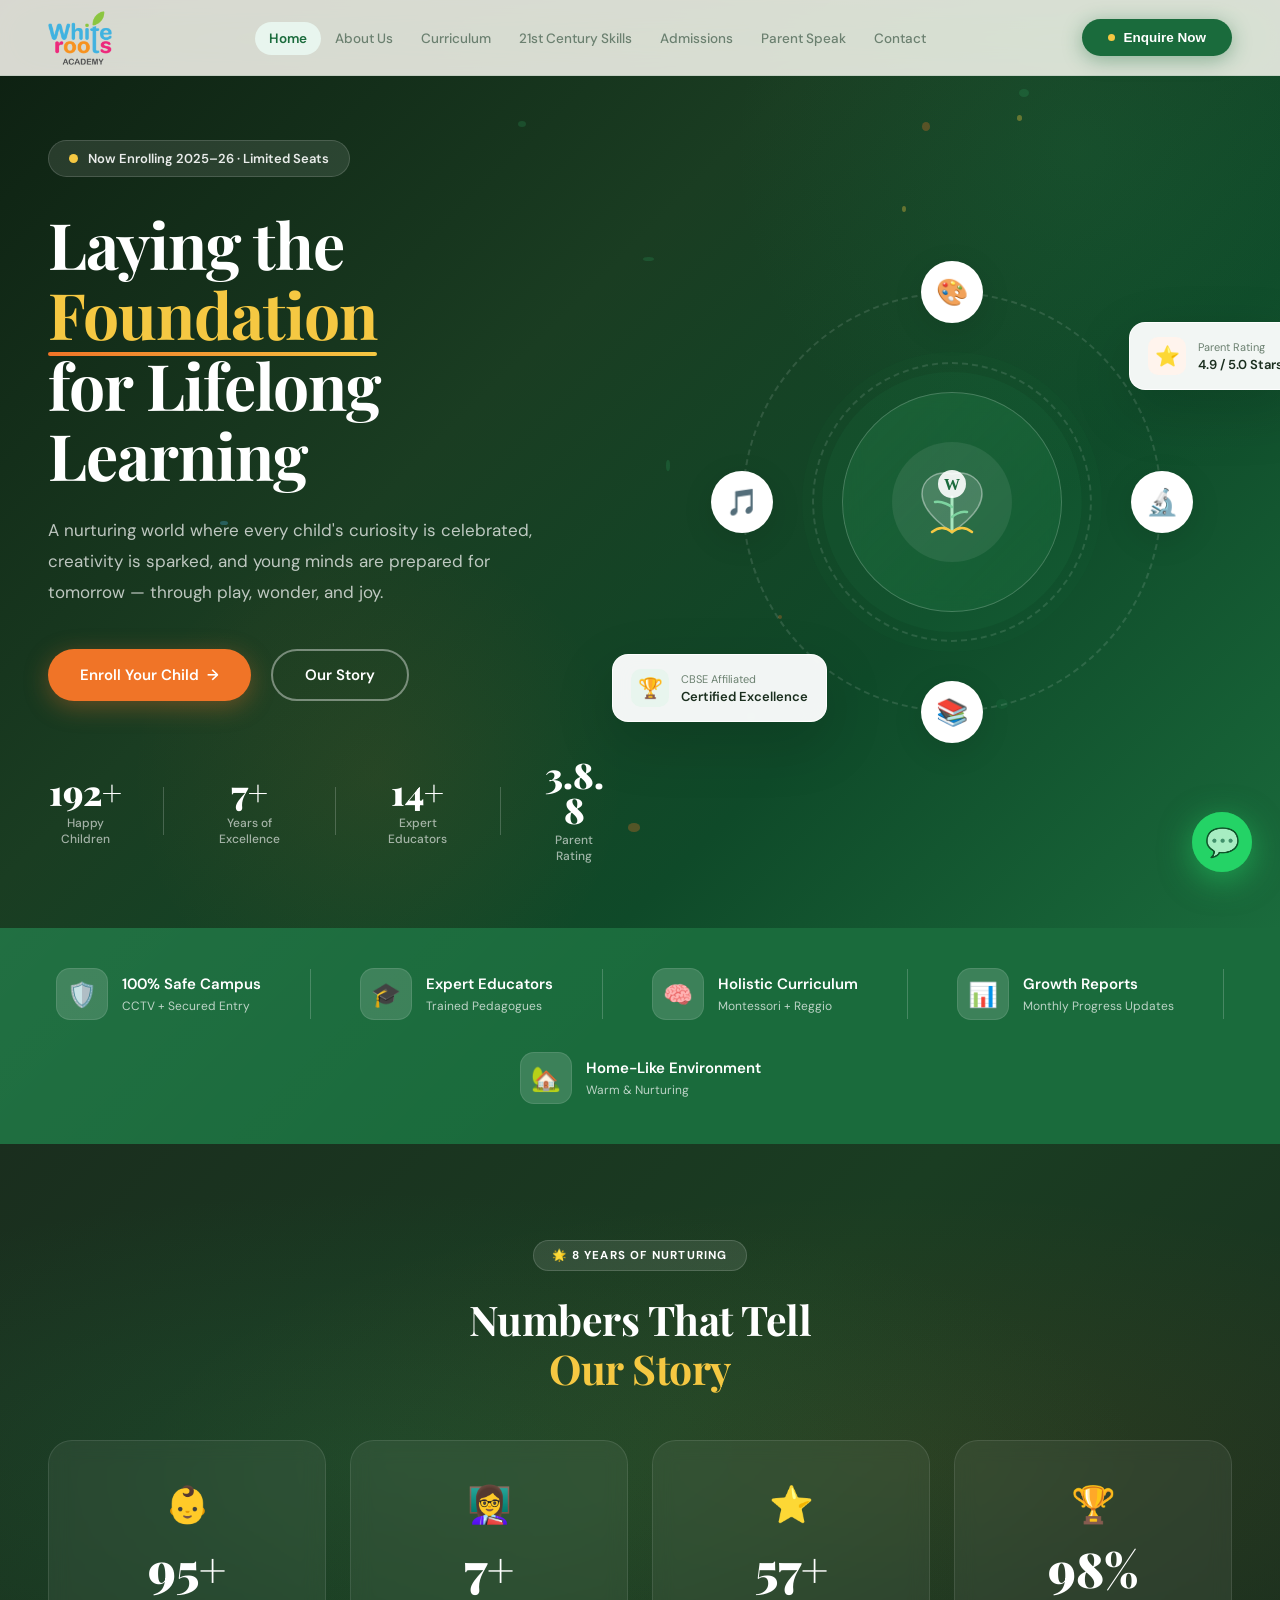
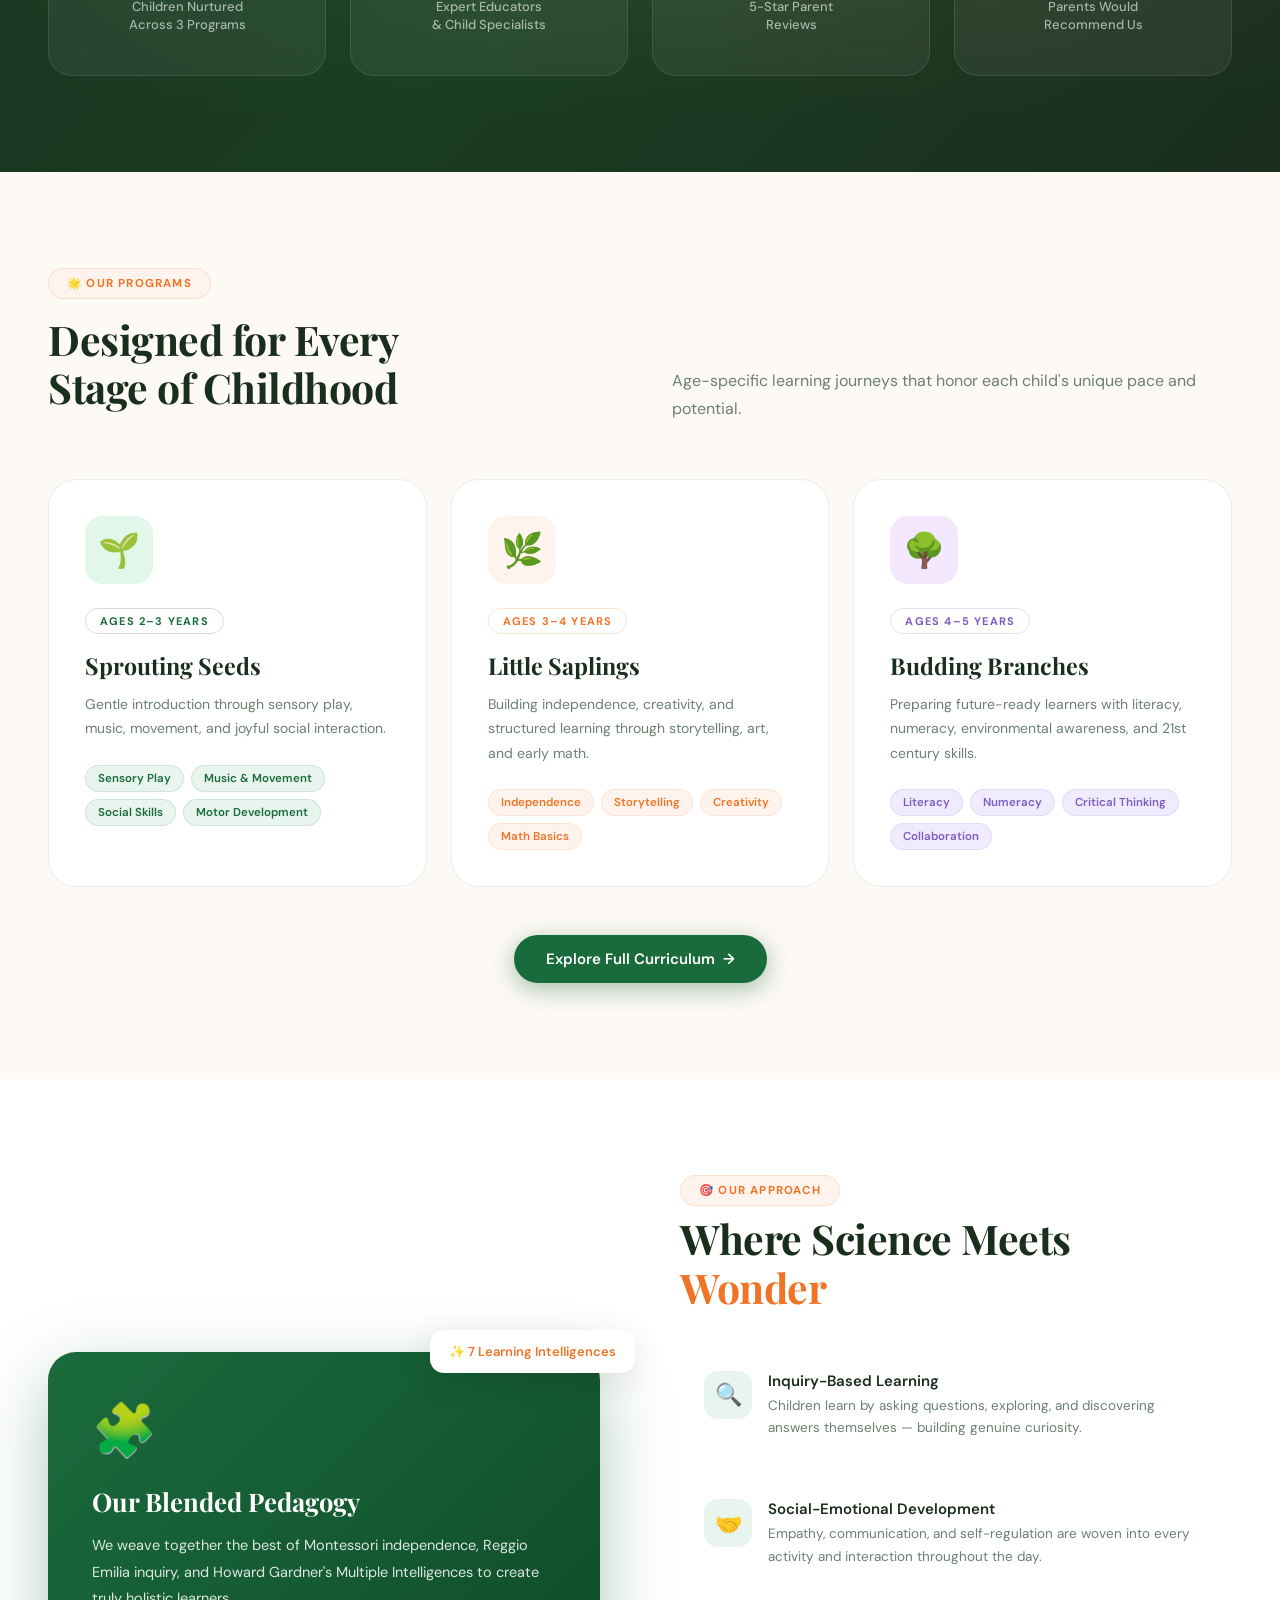
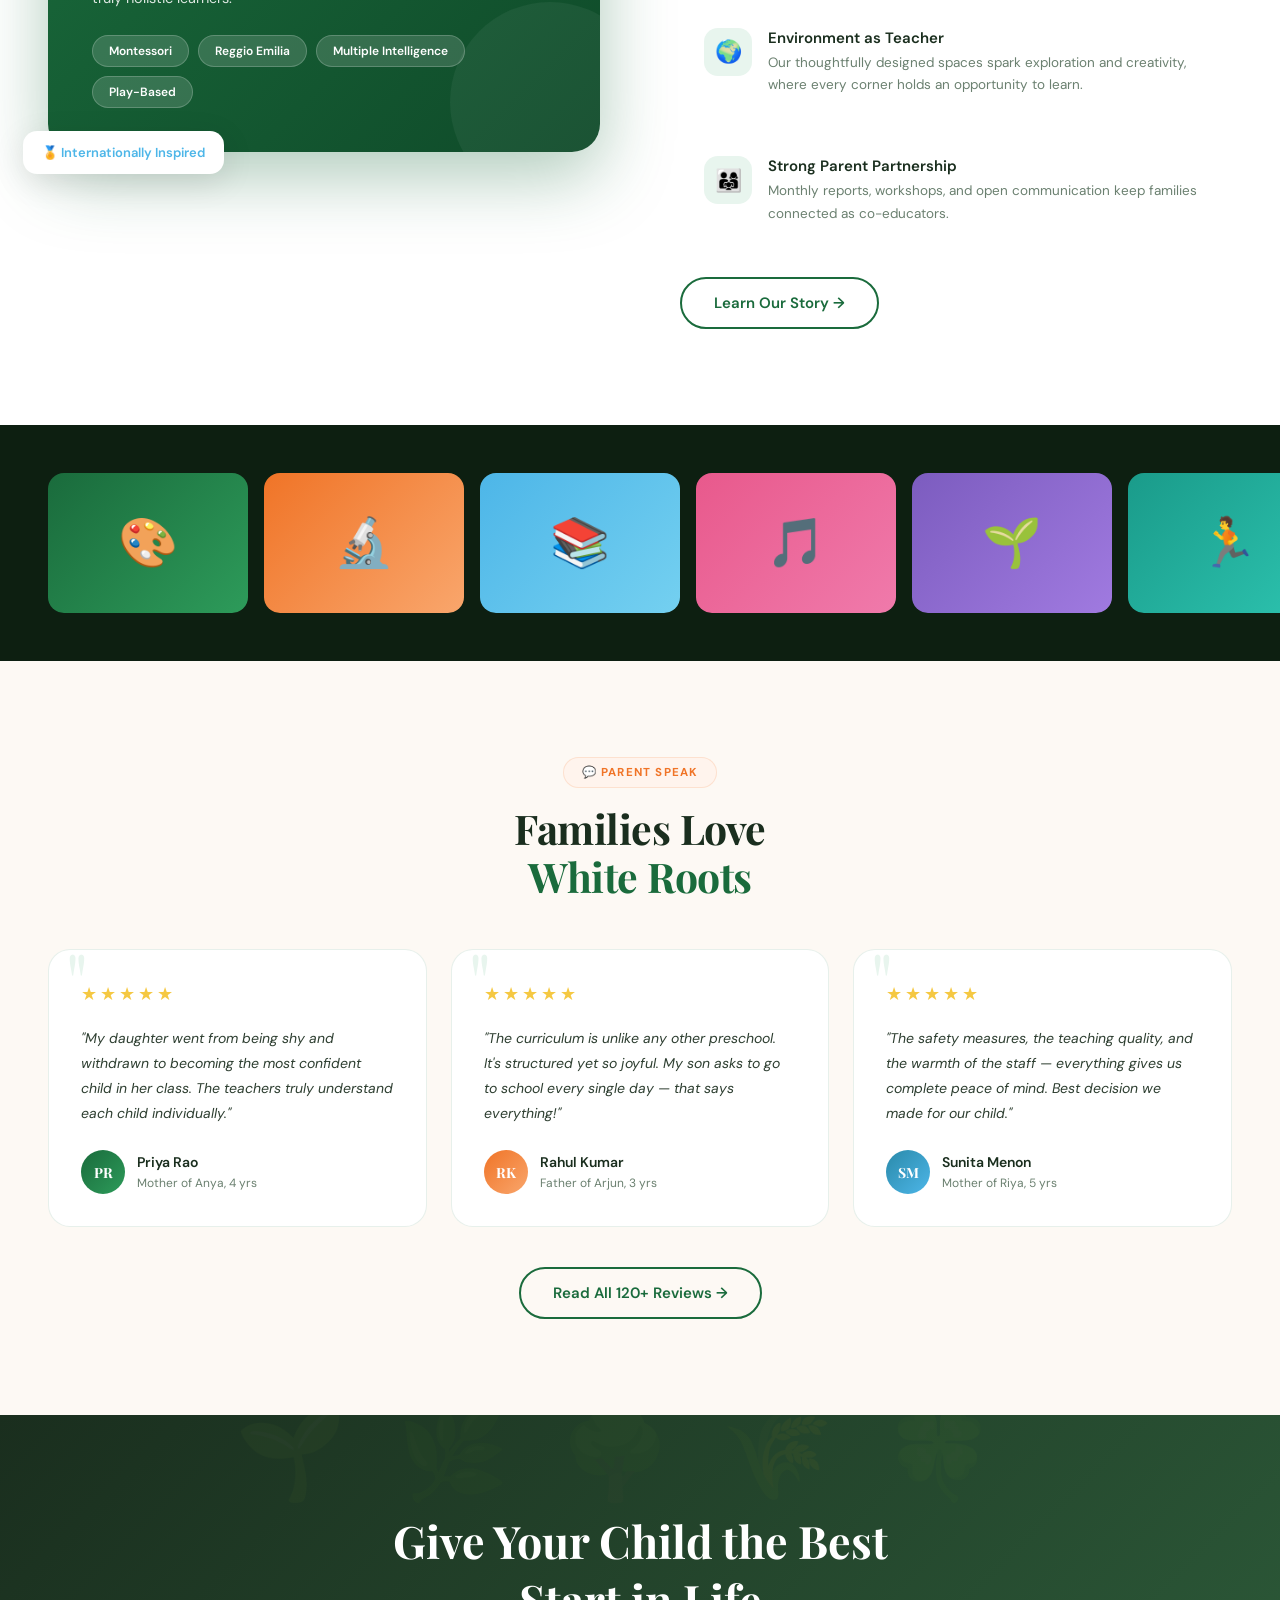
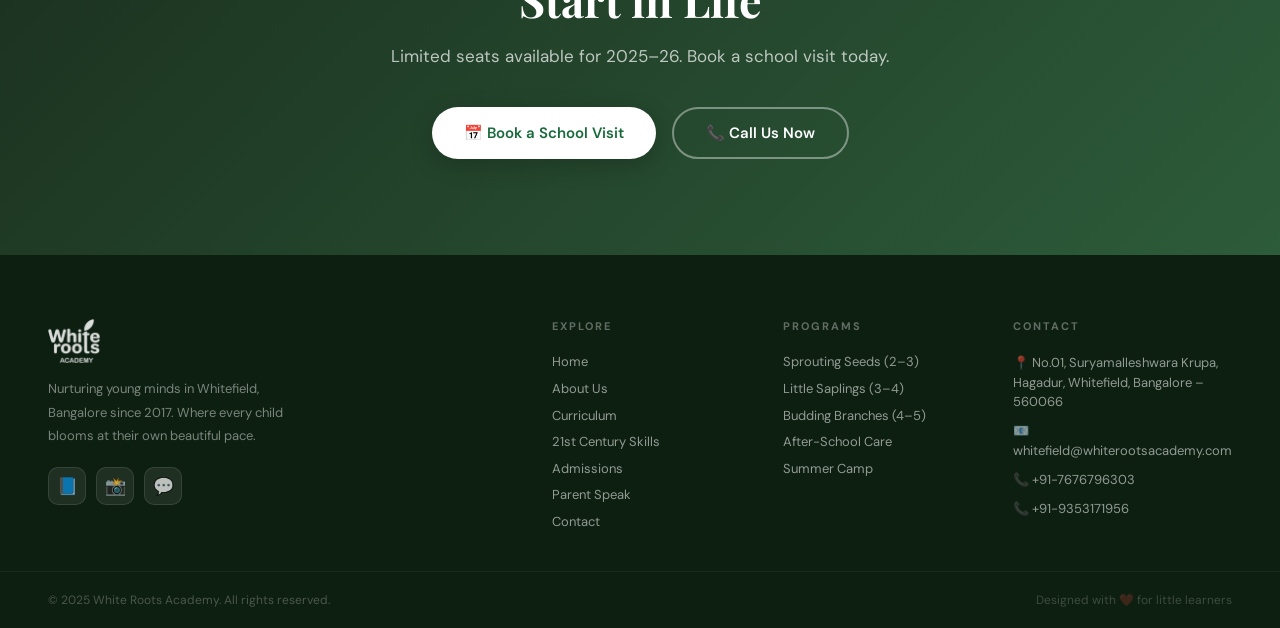
<file: index.html>
<!DOCTYPE html>
<html lang="en">
<head>
<meta charset="UTF-8">
<meta name="viewport" content="width=device-width, initial-scale=1.0">
<meta name="description" content="White Roots Academy — Whitefield's most trusted preschool for ages 2–5. Holistic early childhood education through play, wonder, and joy. Enquire for 2025–26 admissions.">
<title>White Roots Academy — Laying the Foundation for Lifelong Learning</title>
<link rel="preconnect" href="https://fonts.googleapis.com">
<link href="https://fonts.googleapis.com/css2?family=Playfair+Display:ital,wght@0,400;0,600;0,700;0,900;1,400&family=DM+Sans:wght@300;400;500;600;700&display=swap" rel="stylesheet">
<link rel="stylesheet" href="styles.css">
<style>
/* ===== HOMEPAGE SPECIFIC ===== */

/* HERO */
.hero {
  min-height: 100svh;
  background: linear-gradient(135deg, #0d1f11 0%, #1a3d22 40%, #0f4a29 70%, #1a6b3c 100%);
  display: grid; grid-template-columns: 1fr 1fr;
  align-items: center; gap: 4rem;
  padding: calc(var(--nav-h) + 4rem) 3rem 4rem;
  position: relative; overflow: hidden;
}
.hero::before {
  content:''; position:absolute; top:-200px; right:-150px;
  width:700px; height:700px; border-radius:50%;
  background: radial-gradient(circle, rgba(45,155,90,0.12) 0%, transparent 70%);
  animation: pulse 5s ease-in-out infinite;
}
.hero::after {
  content:''; position:absolute; bottom:-100px; left:10%;
  width:500px; height:500px; border-radius:50%;
  background: radial-gradient(circle, rgba(240,116,39,0.08) 0%, transparent 70%);
  animation: pulse 6s ease-in-out infinite reverse;
}

.hero-left { animation: fadeInLeft .9s ease both .3s; position:relative; z-index:2; }
.hero-tag {
  display: inline-flex; align-items: center; gap: 10px;
  background: rgba(255,255,255,.1); color: rgba(255,255,255,.9);
  padding: 9px 20px; border-radius: 100px; font-size: 13px; font-weight: 600;
  margin-bottom: 2rem; border: 1px solid rgba(255,255,255,.15);
  backdrop-filter: blur(10px); animation: fadeInLeft .9s ease both .1s;
}
.hero-tag .dot { width: 9px; height: 9px; background: var(--yellow); border-radius: 50%; animation: blink 2s infinite; }
.hero h1 {
  font-family: 'Playfair Display', serif;
  font-size: clamp(2.8rem, 5vw, 4rem);
  line-height: 1.1; color: #fff; margin-bottom: 1.5rem;
  letter-spacing: -1px;
}
.hero h1 em { font-style: normal; color: var(--yellow); position:relative; display:inline-block; }
.hero h1 em::after {
  content:''; position:absolute; bottom:-6px; left:0; right:0; height:4px;
  background: linear-gradient(to right, var(--orange), var(--yellow));
  border-radius: 2px; animation: underlineGrow 1.2s ease both 1s; transform-origin:left;
}
@keyframes underlineGrow { from{transform:scaleX(0)} to{transform:scaleX(1)} }
.hero p { font-size: 17px; color: rgba(255,255,255,.72); line-height: 1.85; margin-bottom: 2.5rem; max-width: 500px; }
.hero-btns { display:flex; gap:1.25rem; flex-wrap:wrap; margin-bottom:3.5rem; }
.hero-stats { display: flex; gap: 2.5rem; align-items: center; }
.stat { text-align: center; }
.stat-num {
  font-family: 'Playfair Display', serif; font-size: 2.2rem; font-weight: 900;
  color: #fff; display: block; line-height: 1;
}
.stat-label { font-size: 12px; color: rgba(255,255,255,.6); font-weight: 500; margin-top: 5px; }
.stat-divider { width: 1px; height: 48px; background: rgba(255,255,255,.2); }

/* HERO VISUAL */
.hero-right {
  position: relative; display:flex; align-items:center; justify-content:center;
  animation: fadeInRight .9s ease both .4s; z-index:2;
}
.hero-orbit-wrap {
  width: 420px; height: 420px; position:relative;
  display:flex; align-items:center; justify-content:center;
}
.hero-ring {
  position:absolute; border-radius:50%;
  border: 2px dashed rgba(255,255,255,.12);
}
.ring-outer { width:420px; height:420px; animation: rotateSlow 30s linear infinite; }
.ring-inner { width:280px; height:280px; animation: rotateSlow 20s linear infinite reverse; }
.hero-center-bubble {
  width: 220px; height: 220px; border-radius: 50%;
  background: linear-gradient(135deg, rgba(45,155,90,.3), rgba(26,107,60,.6));
  display:flex; align-items:center; justify-content:center;
  box-shadow: 0 0 0 20px rgba(45,155,90,.08), 0 0 0 40px rgba(45,155,90,.04);
  animation: floatSlow 4s ease-in-out infinite;
  position:relative; z-index:5; backdrop-filter:blur(10px);
  border: 1px solid rgba(255,255,255,.2);
}
.hero-logo-big { width:120px; height:120px; }

.orbit-dot {
  position:absolute; width:62px; height:62px; border-radius:50%;
  background:#fff; display:flex; align-items:center; justify-content:center;
  font-size:26px; box-shadow: var(--shadow-md);
  transition: var(--transition); cursor:default; z-index:10;
  border: 2px solid rgba(255,255,255,.8);
}
.orbit-dot:hover { transform: scale(1.25) !important; }
.orbit-dot:nth-child(3) { top:-31px; left:50%; margin-left:-31px; animation: floatSlow 3s ease-in-out infinite .0s; }
.orbit-dot:nth-child(4) { top:50%; right:-31px; margin-top:-31px; animation: floatSlow 3s ease-in-out infinite .6s; }
.orbit-dot:nth-child(5) { bottom:-31px; left:50%; margin-left:-31px; animation: floatSlow 3s ease-in-out infinite 1.2s; }
.orbit-dot:nth-child(6) { top:50%; left:-31px; margin-top:-31px; animation: floatSlow 3s ease-in-out infinite 1.8s; }

.floating-card {
  position:absolute; background:rgba(255,255,255,.95); border-radius:16px;
  padding:14px 18px; box-shadow:var(--shadow-lg); display:flex; align-items:center; gap:12px;
  font-size:13px; font-weight:600; color:var(--dark); z-index:20;
  backdrop-filter:blur(12px); border:1px solid rgba(255,255,255,.9);
  animation: floatSlow 4s ease-in-out infinite;
}
.fc-1 { bottom:-10px; left:-60px; animation-delay:0s; }
.fc-2 { top:30px; right:-70px; animation-delay:1s; }
.fc-small { font-size:11px; color:var(--muted); font-weight:400; display:block; margin-bottom:2px; }

/* PROGRAMS */
.programs { background: var(--cream); }
.programs-header { display:flex; justify-content:space-between; align-items:flex-end; margin-bottom:3.5rem; flex-wrap:wrap; gap:1.5rem; }
.programs-grid { display:grid; grid-template-columns:repeat(3,1fr); gap:1.5rem; }
.program-card {
  background:#fff; border-radius:28px; padding:2.25rem;
  border:1px solid var(--border); transition:all .45s var(--bounce);
  cursor:pointer; position:relative; overflow:hidden;
}
.program-card::before {
  content:''; position:absolute; inset:0; border-radius:28px;
  background: linear-gradient(135deg, var(--green) 0%, var(--green-light) 100%);
  opacity:0; transition:opacity .45s;
}
.program-card:hover::before { opacity:1; }
.program-card:hover { transform:translateY(-10px) scale(1.01); box-shadow:0 24px 70px rgba(26,107,60,0.28); border-color:transparent; }
.program-card:hover .prog-age, .program-card:hover h3, .program-card:hover p { color:#fff !important; border-color:rgba(255,255,255,.3) !important; background:rgba(255,255,255,.15) !important; }
.program-card:hover .prog-icon-bg { background:rgba(255,255,255,.2) !important; }
.program-card:hover .prog-tag { background:rgba(255,255,255,.15) !important; color:#fff !important; border-color:rgba(255,255,255,.2) !important; }
.prog-icon-bg {
  width:68px; height:68px; border-radius:18px; display:flex; align-items:center;
  justify-content:center; font-size:34px; margin-bottom:1.5rem; transition:var(--transition);
  position:relative; z-index:1;
}
.prog-card-1 .prog-icon-bg { background:#e0f7ea; }
.prog-card-2 .prog-icon-bg { background:var(--orange-pale); }
.prog-card-3 .prog-icon-bg { background:#f3e8ff; }
.prog-age {
  display:inline-block; font-size:11px; font-weight:700; letter-spacing:1.2px;
  text-transform:uppercase; padding:5px 14px; border-radius:100px;
  margin-bottom:1rem; border:1.5px solid; transition:all .4s; position:relative; z-index:1;
}
.prog-card-1 .prog-age { color:var(--green); border-color:rgba(26,107,60,.2); }
.prog-card-2 .prog-age { color:var(--orange); border-color:rgba(240,116,39,.2); }
.prog-card-3 .prog-age { color:var(--purple); border-color:rgba(124,92,191,.2); }
.program-card h3 { font-family:'Playfair Display',serif; font-size:1.45rem; color:var(--dark); margin-bottom:.65rem; position:relative; z-index:1; transition:color .4s; }
.program-card p { font-size:14px; color:var(--muted); line-height:1.75; margin-bottom:1.5rem; position:relative; z-index:1; transition:color .4s; }
.prog-tags { display:flex; flex-wrap:wrap; gap:7px; position:relative; z-index:1; }
.prog-tag {
  font-size:11.5px; font-weight:600; padding:5px 12px; border-radius:100px;
  transition:all .4s; border:1px solid;
}
.prog-card-1 .prog-tag { background:var(--green-pale); color:var(--green); border-color:rgba(26,107,60,.12); }
.prog-card-2 .prog-tag { background:var(--orange-pale); color:var(--orange); border-color:rgba(240,116,39,.12); }
.prog-card-3 .prog-tag { background:var(--purple-pale); color:var(--purple); border-color:rgba(124,92,191,.12); }

/* APPROACH */
.approach { background:#fff; }
.approach-grid { display:grid; grid-template-columns:1fr 1fr; gap:5rem; align-items:center; }
.approach-visual { position:relative; }
.approach-main-card {
  background: linear-gradient(135deg, var(--green) 0%, var(--green-dark) 100%);
  border-radius:28px; padding:2.75rem; color:#fff;
  box-shadow: 0 24px 70px rgba(26,107,60,0.35);
  animation: floatSlow 4s ease-in-out infinite; position:relative; overflow:hidden;
}
.approach-main-card::before {
  content:''; position:absolute; bottom:-50px; right:-50px;
  width:200px; height:200px; border-radius:50%; background:rgba(255,255,255,.05);
}
.approach-main-card h3 { font-family:'Playfair Display',serif; font-size:1.6rem; margin-bottom:.875rem; }
.approach-main-card p { font-size:14.5px; opacity:.85; line-height:1.8; }
.approach-badges { display:flex; flex-wrap:wrap; gap:9px; margin-top:1.5rem; }
.approach-badge {
  background:rgba(255,255,255,.15); color:#fff; padding:7px 16px;
  border-radius:100px; font-size:12px; font-weight:600;
  border:1px solid rgba(255,255,255,.2); transition:var(--transition);
}
.approach-badge:hover { background:rgba(255,255,255,.28); }
.floating-mini {
  position:absolute; background:#fff; border-radius:14px; padding:12px 18px;
  box-shadow:var(--shadow-md); font-size:13px; font-weight:600;
  border:1px solid rgba(255,255,255,.8);
}
.fm-1 { top:-22px; right:-35px; color:var(--orange); animation:floatSlow 3s ease-in-out infinite .5s; }
.fm-2 { bottom:-22px; left:-25px; color:var(--sky); animation:floatSlow 3.5s ease-in-out infinite 1s; }
.approach-points { display:flex; flex-direction:column; gap:1.25rem; }
.approach-point {
  display:flex; gap:1rem; align-items:flex-start;
  padding:1.25rem 1.5rem; border-radius:18px; transition:all .3s; cursor:default;
}
.approach-point:hover { background:var(--green-pale); transform:translateX(8px); }
.ap-icon {
  width:48px; height:48px; border-radius:14px; background:var(--green-pale);
  display:flex; align-items:center; justify-content:center; font-size:22px; flex-shrink:0;
  transition:var(--transition);
}
.approach-point:hover .ap-icon { background:var(--green); filter:saturate(0) brightness(10); transform:scale(1.1) rotate(-5deg); }
.ap-text h4 { font-size:15px; font-weight:600; color:var(--dark); margin-bottom:4px; }
.ap-text p { font-size:13.5px; color:var(--muted); line-height:1.65; }

/* TESTIMONIALS */
.testimonials { background:var(--cream); }
.test-grid { display:grid; grid-template-columns:repeat(3,1fr); gap:1.5rem; margin-top:3rem; }
.test-card {
  background:#fff; border-radius:22px; padding:2rem;
  border:1px solid var(--border); transition:var(--transition);
  position:relative; overflow:hidden;
}
.test-card::before {
  content:'"'; font-family:'Playfair Display',serif; font-size:80px;
  position:absolute; top:-10px; left:16px; color:var(--green-pale);
  line-height:1; pointer-events:none;
}
.test-card:hover { transform:translateY(-8px); box-shadow:var(--shadow-lg); }
.stars { color:var(--yellow); font-size:18px; margin-bottom:1.25rem; letter-spacing:3px; }
.test-card > p { font-size:14px; color:var(--text); line-height:1.8; margin-bottom:1.5rem; font-style:italic; position:relative; z-index:1; }
.test-author { display:flex; align-items:center; gap:12px; }
.author-avatar {
  width:44px; height:44px; border-radius:50%;
  display:flex; align-items:center; justify-content:center;
  font-weight:700; font-size:14px; color:#fff; flex-shrink:0;
  font-family:'Playfair Display',serif;
}
.av-green { background:linear-gradient(135deg,var(--green),var(--green-light)); }
.av-orange { background:linear-gradient(135deg,var(--orange),var(--orange-light)); }
.av-sky { background:linear-gradient(135deg,#2a8aaa,var(--sky)); }
.author-info strong { font-size:14px; font-weight:600; color:var(--dark); display:block; }
.author-info span { font-size:12px; color:var(--muted); }

/* 3D STATS SECTION */
.stats-3d {
  background: linear-gradient(135deg, var(--dark) 0%, #1a3d22 50%, var(--dark) 100%);
  padding: 6rem 3rem; position:relative; overflow:hidden;
}
.stats-3d::before {
  content:''; position:absolute; inset:0;
  background: radial-gradient(ellipse at 30% 50%, rgba(45,155,90,0.15) 0%, transparent 60%),
              radial-gradient(ellipse at 70% 50%, rgba(240,116,39,0.08) 0%, transparent 60%);
}
.stats-grid { display:grid; grid-template-columns:repeat(4,1fr); gap:1.5rem; position:relative; z-index:1; }
.stat-3d-card {
  background: rgba(255,255,255,.06); border-radius:24px; padding:2.5rem;
  border:1px solid rgba(255,255,255,.1); text-align:center;
  transition:var(--transition); cursor:default; position:relative; overflow:hidden;
  backdrop-filter:blur(10px);
}
.stat-3d-card::before {
  content:''; position:absolute; inset:0; border-radius:24px;
  background:linear-gradient(135deg,rgba(255,255,255,.05),transparent);
  opacity:0; transition:var(--transition);
}
.stat-3d-card:hover::before { opacity:1; }
.stat-3d-card:hover { background:rgba(255,255,255,.1); transform:translateY(-6px) scale(1.02); box-shadow:0 24px 60px rgba(0,0,0,.3); }
.stat-3d-icon { font-size:36px; margin-bottom:1rem; display:block; }
.stat-3d-num {
  font-family:'Playfair Display',serif; font-size:3rem; font-weight:900;
  color:#fff; display:block; line-height:1; margin-bottom:.4rem;
}
.stat-3d-label { font-size:13px; color:rgba(255,255,255,.6); font-weight:500; line-height:1.4; }

/* GALLERY TEASER */
.gallery-strip {
  background:var(--dark-2); padding:3rem; overflow:hidden;
  display:flex; gap:1rem; position:relative;
}
.gallery-item {
  min-width:200px; height:140px; border-radius:16px;
  flex-shrink:0; display:flex; align-items:center; justify-content:center;
  font-size:48px; position:relative; overflow:hidden; transition:var(--transition);
}
.gallery-item:hover { transform:scale(1.05); }
.gi-1{background:linear-gradient(135deg,#1a6b3c,#2d9b5a)}
.gi-2{background:linear-gradient(135deg,#f07427,#f9a66c)}
.gi-3{background:linear-gradient(135deg,#4db6e8,#74d0f0)}
.gi-4{background:linear-gradient(135deg,#e8598c,#f07aab)}
.gi-5{background:linear-gradient(135deg,#7c5cbf,#a07ae0)}
.gi-6{background:linear-gradient(135deg,#1a9b8a,#2dc4b0)}

@media (max-width:1024px) {
  .hero { grid-template-columns:1fr; text-align:center; padding-top: calc(var(--nav-h) + 2rem); }
  .hero p { max-width:100%; }
  .hero-btns { justify-content:center; }
  .hero-stats { justify-content:center; }
  .hero-right { display:none; }
  .programs-grid { grid-template-columns:1fr 1fr; }
  .approach-grid { grid-template-columns:1fr; gap: 3rem; }
  .test-grid { grid-template-columns:1fr 1fr; }
  .stats-grid { grid-template-columns:1fr 1fr; }
}
@media (max-width:768px) {
  .programs-grid { grid-template-columns:1fr; }
  .test-grid { grid-template-columns:1fr; }
  .stats-grid { grid-template-columns:1fr 1fr; }
  .program-card { padding: 1.5rem; }
  .approach-main-card { padding: 1.75rem 1.5rem; }
  .test-card { padding: 1.5rem; }
  .stat-3d-card { padding: 1.75rem 1.25rem; }
}
@media (max-width:576px) {
  .hero-btns { flex-direction: column; align-items: stretch; gap: 0.875rem; }
  .hero-btns .btn { width: 100%; justify-content: center; }
  .stats-grid { grid-template-columns: 1fr; }
  .hero-stats { flex-direction: column; gap: 1.5rem; }
  .stat-divider { display: none; }
}
</style>
</head>
<body>

<!-- NAV -->
<nav class="nav" id="main-nav">
  <a href="index.html" class="nav-logo">
    <div class="nav-logo-img-real"><img src="logo/logo.png" alt="White Roots Academy" class="nav-logo-real-img" /></div>
  </a>
  <ul class="nav-links">
    <li><a href="index.html" class="active">Home</a></li>
    <li><a href="about.html">About Us</a></li>
    <li><a href="curriculum.html">Curriculum</a></li>
    <li><a href="skills.html">21st Century Skills</a></li>
    <li><a href="admissions.html">Admissions</a></li>
    <li><a href="parents.html">Parent Speak</a></li>
    <li><a href="contact.html">Contact</a></li>
  </ul>
  <button class="nav-cta" onclick="window.location.href='admissions.html#enquiry-form'">
    <span class="cta-dot"></span> Enquire Now
  </button>
  <button class="nav-hamburger" aria-label="Menu">
    <span></span><span></span><span></span>
  </button>
</nav>
<div class="nav-mobile">
  <a href="index.html" class="active">🏠 Home</a>
  <a href="about.html">🌿 About Us</a>
  <a href="curriculum.html">📚 Curriculum</a>
  <a href="skills.html">⚡ 21st Century Skills</a>
  <a href="admissions.html">📋 Admissions</a>
  <a href="parents.html">💬 Parent Speak</a>
  <a href="contact.html">📍 Contact</a>
  <button class="nav-cta btn" onclick="window.location.href='admissions.html#enquiry-form'">Enquire Now →</button>
</div>

<!-- HERO -->
<section class="hero" id="hero">
  <div class="particles-wrap"></div>
  <div class="hero-left">
    <div class="hero-tag">
      <span class="dot"></span>
      Now Enrolling 2025–26 · Limited Seats
    </div>
    <h1>Laying the <em>Foundation</em><br>for Lifelong<br>Learning</h1>
    <p>A nurturing world where every child's curiosity is celebrated, creativity is sparked, and young minds are prepared for tomorrow — through play, wonder, and joy.</p>
    <div class="hero-btns">
      <a href="admissions.html" class="btn btn-primary">
        Enroll Your Child <span class="btn-arrow">→</span>
      </a>
      <a href="about.html" class="btn btn-outline-white">
        Our Story
      </a>
    </div>
    <div class="hero-stats">
      <div class="stat">
        <span class="stat-num"><span class="counting" data-target="200">0</span>+</span>
        <div class="stat-label">Happy Children</div>
      </div>
      <div class="stat-divider"></div>
      <div class="stat">
        <span class="stat-num"><span class="counting" data-target="8">0</span>+</span>
        <div class="stat-label">Years of Excellence</div>
      </div>
      <div class="stat-divider"></div>
      <div class="stat">
        <span class="stat-num"><span class="counting" data-target="15">0</span>+</span>
        <div class="stat-label">Expert Educators</div>
      </div>
      <div class="stat-divider"></div>
      <div class="stat">
        <span class="stat-num"><span class="counting" data-target="4" data-decimal="true">4</span>.<span class="counting" data-target="9">9</span></span>
        <div class="stat-label">Parent Rating</div>
      </div>
    </div>
  </div>
  <div class="hero-right">
    <div class="hero-orbit-wrap">
      <div class="hero-ring ring-outer"></div>
      <div class="hero-ring ring-inner"></div>
      <div class="orbit-dot">🎨</div>
      <div class="orbit-dot">🔬</div>
      <div class="orbit-dot">📚</div>
      <div class="orbit-dot">🎵</div>
      <div class="hero-center-bubble">
        <svg class="hero-logo-big" viewBox="0 0 120 120" fill="none" xmlns="http://www.w3.org/2000/svg">
          <circle cx="60" cy="60" r="60" fill="rgba(255,255,255,0.08)"/>
          <path d="M60 90 C60 90 30 72 30 52 C30 38 43 28 60 32 C77 28 90 38 90 52 C90 72 60 90 60 90Z" fill="rgba(255,255,255,0.15)" stroke="rgba(255,255,255,0.4)" stroke-width="1.5"/>
          <path d="M60 90 L60 55" stroke="#a8e6bf" stroke-width="3" stroke-linecap="round"/>
          <path d="M60 65 C60 65 50 58 43 60" stroke="#7dd4a0" stroke-width="2.5" stroke-linecap="round"/>
          <path d="M60 75 C60 75 68 68 75 70" stroke="#7dd4a0" stroke-width="2.5" stroke-linecap="round"/>
          <ellipse cx="60" cy="42" rx="14" ry="14" fill="rgba(255,255,255,0.9)"/>
          <text x="60" y="48" font-size="16" text-anchor="middle" fill="#1a6b3c" font-weight="bold" font-family="Georgia,serif">W</text>
          <path d="M40 90 Q50 82 60 90 Q70 82 80 90" stroke="#f5c842" stroke-width="2.5" stroke-linecap="round" fill="none"/>
        </svg>
      </div>
    </div>
    <div class="floating-card fc-1">
      <div class="fc-icon fc-green">🏆</div>
      <div>
        <div class="fc-small">CBSE Affiliated</div>
        Certified Excellence
      </div>
    </div>
    <div class="floating-card fc-2">
      <div class="fc-icon fc-orange">⭐</div>
      <div>
        <div class="fc-small">Parent Rating</div>
        4.9 / 5.0 Stars
      </div>
    </div>
  </div>
</section>

<!-- WHY STRIP -->
<div class="why-strip">
  <div class="why-item">
    <div class="why-icon-wrap">🛡️</div>
    <div><strong>100% Safe Campus</strong><span>CCTV + Secured Entry</span></div>
  </div>
  <div class="why-divider"></div>
  <div class="why-item">
    <div class="why-icon-wrap">🎓</div>
    <div><strong>Expert Educators</strong><span>Trained Pedagogues</span></div>
  </div>
  <div class="why-divider"></div>
  <div class="why-item">
    <div class="why-icon-wrap">🧠</div>
    <div><strong>Holistic Curriculum</strong><span>Montessori + Reggio</span></div>
  </div>
  <div class="why-divider"></div>
  <div class="why-item">
    <div class="why-icon-wrap">📊</div>
    <div><strong>Growth Reports</strong><span>Monthly Progress Updates</span></div>
  </div>
  <div class="why-divider"></div>
  <div class="why-item">
    <div class="why-icon-wrap">🏡</div>
    <div><strong>Home-Like Environment</strong><span>Warm &amp; Nurturing</span></div>
  </div>
</div>

<!-- 3D STATS -->
<section class="stats-3d">
  <div class="container">
    <div style="text-align:center;margin-bottom:3rem;position:relative;z-index:1">
      <div class="section-tag dark" style="display:inline-flex">🌟 8 Years of Nurturing</div>
      <h2 class="section-title reveal" style="color:#fff;margin-top:.5rem">Numbers That Tell<br><span style="color:var(--yellow)">Our Story</span></h2>
    </div>
    <div class="stats-grid">
      <div class="stat-3d-card reveal rd1 card-3d">
        <span class="stat-3d-icon">👶</span>
        <span class="stat-3d-num"><span class="counting" data-target="200">0</span>+</span>
        <div class="stat-3d-label">Children Nurtured<br>Across 3 Programs</div>
      </div>
      <div class="stat-3d-card reveal rd2 card-3d">
        <span class="stat-3d-icon">👩‍🏫</span>
        <span class="stat-3d-num"><span class="counting" data-target="15">0</span>+</span>
        <div class="stat-3d-label">Expert Educators<br>&amp; Child Specialists</div>
      </div>
      <div class="stat-3d-card reveal rd3 card-3d">
        <span class="stat-3d-icon">⭐</span>
        <span class="stat-3d-num"><span class="counting" data-target="120">0</span>+</span>
        <div class="stat-3d-label">5-Star Parent<br>Reviews</div>
      </div>
      <div class="stat-3d-card reveal rd4 card-3d">
        <span class="stat-3d-icon">🏆</span>
        <span class="stat-3d-num">98%</span>
        <div class="stat-3d-label">Parents Would<br>Recommend Us</div>
      </div>
    </div>
  </div>
</section>

<!-- PROGRAMS -->
<section class="programs">
  <div class="programs-header">
    <div>
      <div class="section-tag">🌟 Our Programs</div>
      <h2 class="section-title reveal">Designed for Every<br>Stage of Childhood</h2>
    </div>
    <p class="section-sub reveal">Age-specific learning journeys that honor each child's unique pace and potential.</p>
  </div>
  <div class="programs-grid">
    <div class="program-card prog-card-1 reveal rd1">
      <div class="prog-icon-bg">🌱</div>
      <div class="prog-age">Ages 2–3 Years</div>
      <h3>Sprouting Seeds</h3>
      <p>Gentle introduction through sensory play, music, movement, and joyful social interaction.</p>
      <div class="prog-tags">
        <span class="prog-tag">Sensory Play</span><span class="prog-tag">Music & Movement</span>
        <span class="prog-tag">Social Skills</span><span class="prog-tag">Motor Development</span>
      </div>
    </div>
    <div class="program-card prog-card-2 reveal rd2">
      <div class="prog-icon-bg">🌿</div>
      <div class="prog-age">Ages 3–4 Years</div>
      <h3>Little Saplings</h3>
      <p>Building independence, creativity, and structured learning through storytelling, art, and early math.</p>
      <div class="prog-tags">
        <span class="prog-tag">Independence</span><span class="prog-tag">Storytelling</span>
        <span class="prog-tag">Creativity</span><span class="prog-tag">Math Basics</span>
      </div>
    </div>
    <div class="program-card prog-card-3 reveal rd3">
      <div class="prog-icon-bg">🌳</div>
      <div class="prog-age">Ages 4–5 Years</div>
      <h3>Budding Branches</h3>
      <p>Preparing future-ready learners with literacy, numeracy, environmental awareness, and 21st century skills.</p>
      <div class="prog-tags">
        <span class="prog-tag">Literacy</span><span class="prog-tag">Numeracy</span>
        <span class="prog-tag">Critical Thinking</span><span class="prog-tag">Collaboration</span>
      </div>
    </div>
  </div>
  <div style="text-align:center;margin-top:3rem">
    <a href="curriculum.html" class="btn btn-green">Explore Full Curriculum <span class="btn-arrow">→</span></a>
  </div>
</section>

<!-- APPROACH -->
<section class="approach">
  <div class="approach-grid">
    <div class="approach-visual">
      <div class="approach-main-card">
        <div style="font-size:52px;margin-bottom:1.25rem">🧩</div>
        <h3>Our Blended Pedagogy</h3>
        <p>We weave together the best of Montessori independence, Reggio Emilia inquiry, and Howard Gardner's Multiple Intelligences to create truly holistic learners.</p>
        <div class="approach-badges">
          <span class="approach-badge">Montessori</span>
          <span class="approach-badge">Reggio Emilia</span>
          <span class="approach-badge">Multiple Intelligence</span>
          <span class="approach-badge">Play-Based</span>
        </div>
      </div>
      <div class="floating-mini fm-1">✨ 7 Learning Intelligences</div>
      <div class="floating-mini fm-2">🏅 Internationally Inspired</div>
    </div>
    <div>
      <div class="section-tag" style="margin-bottom:.5rem">🎯 Our Approach</div>
      <h2 class="section-title reveal" style="margin-bottom:2.5rem">Where Science Meets<br><em class="orange">Wonder</em></h2>
      <div class="approach-points">
        <div class="approach-point reveal rd1">
          <div class="ap-icon">🔍</div>
          <div class="ap-text">
            <h4>Inquiry-Based Learning</h4>
            <p>Children learn by asking questions, exploring, and discovering answers themselves — building genuine curiosity.</p>
          </div>
        </div>
        <div class="approach-point reveal rd2">
          <div class="ap-icon">🤝</div>
          <div class="ap-text">
            <h4>Social-Emotional Development</h4>
            <p>Empathy, communication, and self-regulation are woven into every activity and interaction throughout the day.</p>
          </div>
        </div>
        <div class="approach-point reveal rd3">
          <div class="ap-icon">🌍</div>
          <div class="ap-text">
            <h4>Environment as Teacher</h4>
            <p>Our thoughtfully designed spaces spark exploration and creativity, where every corner holds an opportunity to learn.</p>
          </div>
        </div>
        <div class="approach-point reveal rd4">
          <div class="ap-icon">👨‍👩‍👧</div>
          <div class="ap-text">
            <h4>Strong Parent Partnership</h4>
            <p>Monthly reports, workshops, and open communication keep families connected as co-educators.</p>
          </div>
        </div>
      </div>
      <div style="margin-top:2rem">
        <a href="about.html" class="btn btn-outline">Learn Our Story →</a>
      </div>
    </div>
  </div>
</section>

<!-- GALLERY STRIP -->
<div class="gallery-strip">
  <div class="gallery-item gi-1">🎨</div>
  <div class="gallery-item gi-2">🔬</div>
  <div class="gallery-item gi-3">📚</div>
  <div class="gallery-item gi-4">🎵</div>
  <div class="gallery-item gi-5">🌱</div>
  <div class="gallery-item gi-6">🏃</div>
  <div class="gallery-item gi-1">🎭</div>
  <div class="gallery-item gi-2">🧩</div>
</div>

<!-- TESTIMONIALS -->
<section class="testimonials">
  <div style="text-align:center;margin-bottom:1rem">
    <div class="section-tag" style="display:inline-flex">💬 Parent Speak</div>
    <h2 class="section-title reveal" style="text-align:center">Families Love<br><em>White Roots</em></h2>
  </div>
  <div class="test-grid">
    <div class="test-card reveal rd1">
      <div class="stars">★★★★★</div>
      <p>"My daughter went from being shy and withdrawn to becoming the most confident child in her class. The teachers truly understand each child individually."</p>
      <div class="test-author">
        <div class="author-avatar av-green">PR</div>
        <div class="author-info">
          <strong>Priya Rao</strong>
          <span>Mother of Anya, 4 yrs</span>
        </div>
      </div>
    </div>
    <div class="test-card reveal rd2">
      <div class="stars">★★★★★</div>
      <p>"The curriculum is unlike any other preschool. It's structured yet so joyful. My son asks to go to school every single day — that says everything!"</p>
      <div class="test-author">
        <div class="author-avatar av-orange">RK</div>
        <div class="author-info">
          <strong>Rahul Kumar</strong>
          <span>Father of Arjun, 3 yrs</span>
        </div>
      </div>
    </div>
    <div class="test-card reveal rd3">
      <div class="stars">★★★★★</div>
      <p>"The safety measures, the teaching quality, and the warmth of the staff — everything gives us complete peace of mind. Best decision we made for our child."</p>
      <div class="test-author">
        <div class="author-avatar av-sky">SM</div>
        <div class="author-info">
          <strong>Sunita Menon</strong>
          <span>Mother of Riya, 5 yrs</span>
        </div>
      </div>
    </div>
  </div>
  <div style="text-align:center;margin-top:2.5rem">
    <a href="parents.html" class="btn btn-outline">Read All 120+ Reviews →</a>
  </div>
</section>

<!-- CTA -->
<div class="cta-section">
  <h2>Give Your Child the Best<br>Start in Life</h2>
  <p>Limited seats available for 2025–26. Book a school visit today.</p>
  <div class="cta-btns">
    <a href="admissions.html#enquiry-form" class="btn btn-white">📅 Book a School Visit</a>
    <a href="contact.html" class="btn btn-outline-white">📞 Call Us Now</a>
  </div>
</div>

<!-- FOOTER -->
<footer>
  <div class="footer-brand">
    <div class="footer-logo">
      <div class="footer-logo-img-real">
        <img src="logo/logo.png" alt="White Roots Academy" class="footer-logo-real-img" />
      </div>
    </div>
    <p>Nurturing young minds in Whitefield, Bangalore since 2017. Where every child blooms at their own beautiful pace.</p>
    <div class="footer-social">
      <a href="https://www.facebook.com/WhiteRootsAcademy/" target="_blank" title="Facebook">📘</a>
      <a href="https://www.instagram.com/whiterootsacademy/" target="_blank" title="Instagram">📸</a>
      <a href="https://wa.me/917676796303" target="_blank" title="WhatsApp">💬</a>
    </div>
  </div>
  <div class="footer-col">
    <h4>Explore</h4>
    <a href="index.html">Home</a>
    <a href="about.html">About Us</a>
    <a href="curriculum.html">Curriculum</a>
    <a href="skills.html">21st Century Skills</a>
    <a href="admissions.html">Admissions</a>
    <a href="parents.html">Parent Speak</a>
    <a href="contact.html">Contact</a>
  </div>
  <div class="footer-col">
    <h4>Programs</h4>
    <a href="curriculum.html">Sprouting Seeds (2–3)</a>
    <a href="curriculum.html">Little Saplings (3–4)</a>
    <a href="curriculum.html">Budding Branches (4–5)</a>
    <a href="curriculum.html">After-School Care</a>
    <a href="curriculum.html">Summer Camp</a>
  </div>
  <div class="footer-col">
    <h4>Contact</h4>
    <div class="footer-contact-item">📍 No.01, Suryamalleshwara Krupa, Hagadur, Whitefield, Bangalore – 560066</div>
    <div class="footer-contact-item">📧 whitefield@whiterootsacademy.com</div>
    <div class="footer-contact-item">📞 +91-7676796303</div>
    <div class="footer-contact-item">📞 +91-9353171956</div>
  </div>
</footer>
<div class="footer-bottom">
  <p>© 2025 White Roots Academy. All rights reserved.</p>
  <p style="color:rgba(255,255,255,.2)">Designed with ❤️ for little learners</p>
</div>

<button class="wa-btn" onclick="window.open('https://wa.me/917676796303','_blank')" title="Chat on WhatsApp" aria-label="WhatsApp">
  <div class="wa-pulse"></div>
  💬
</button>

<script src="main.js"></script>
</body>
</html>
</file>
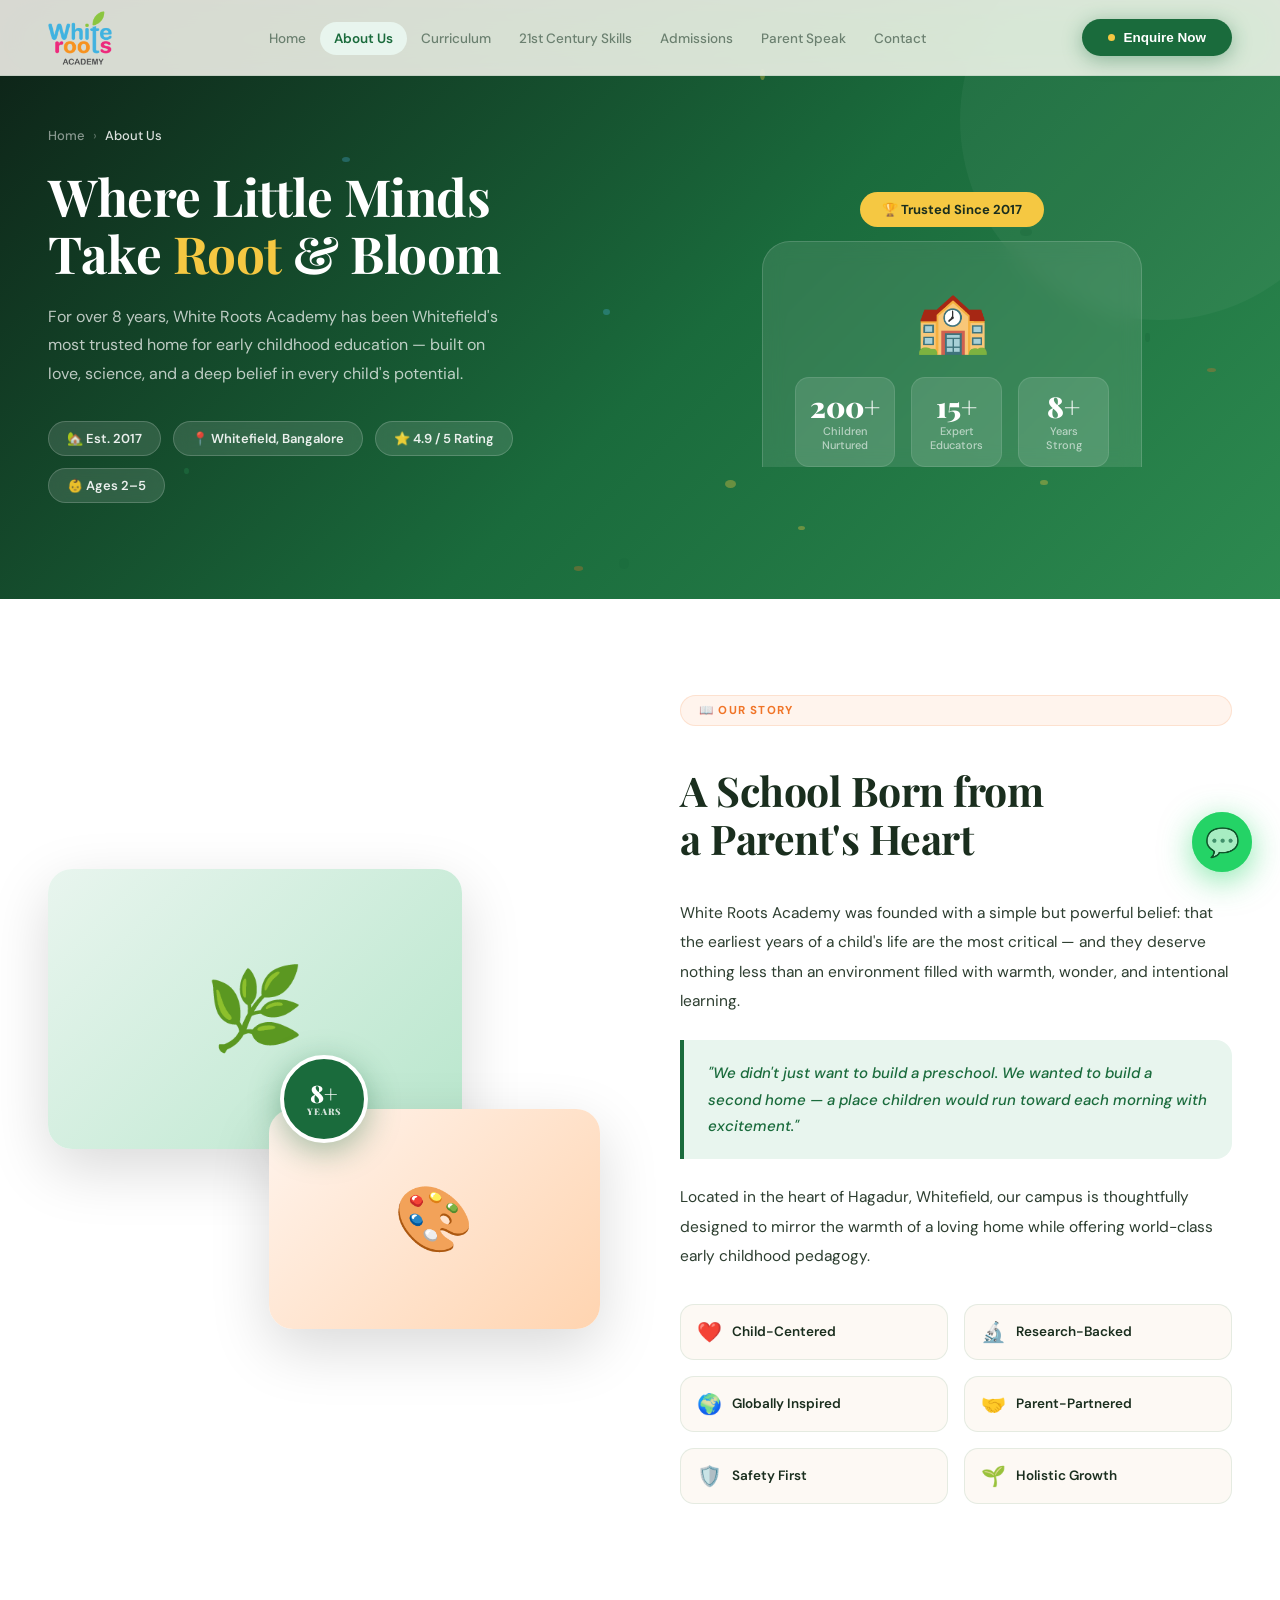
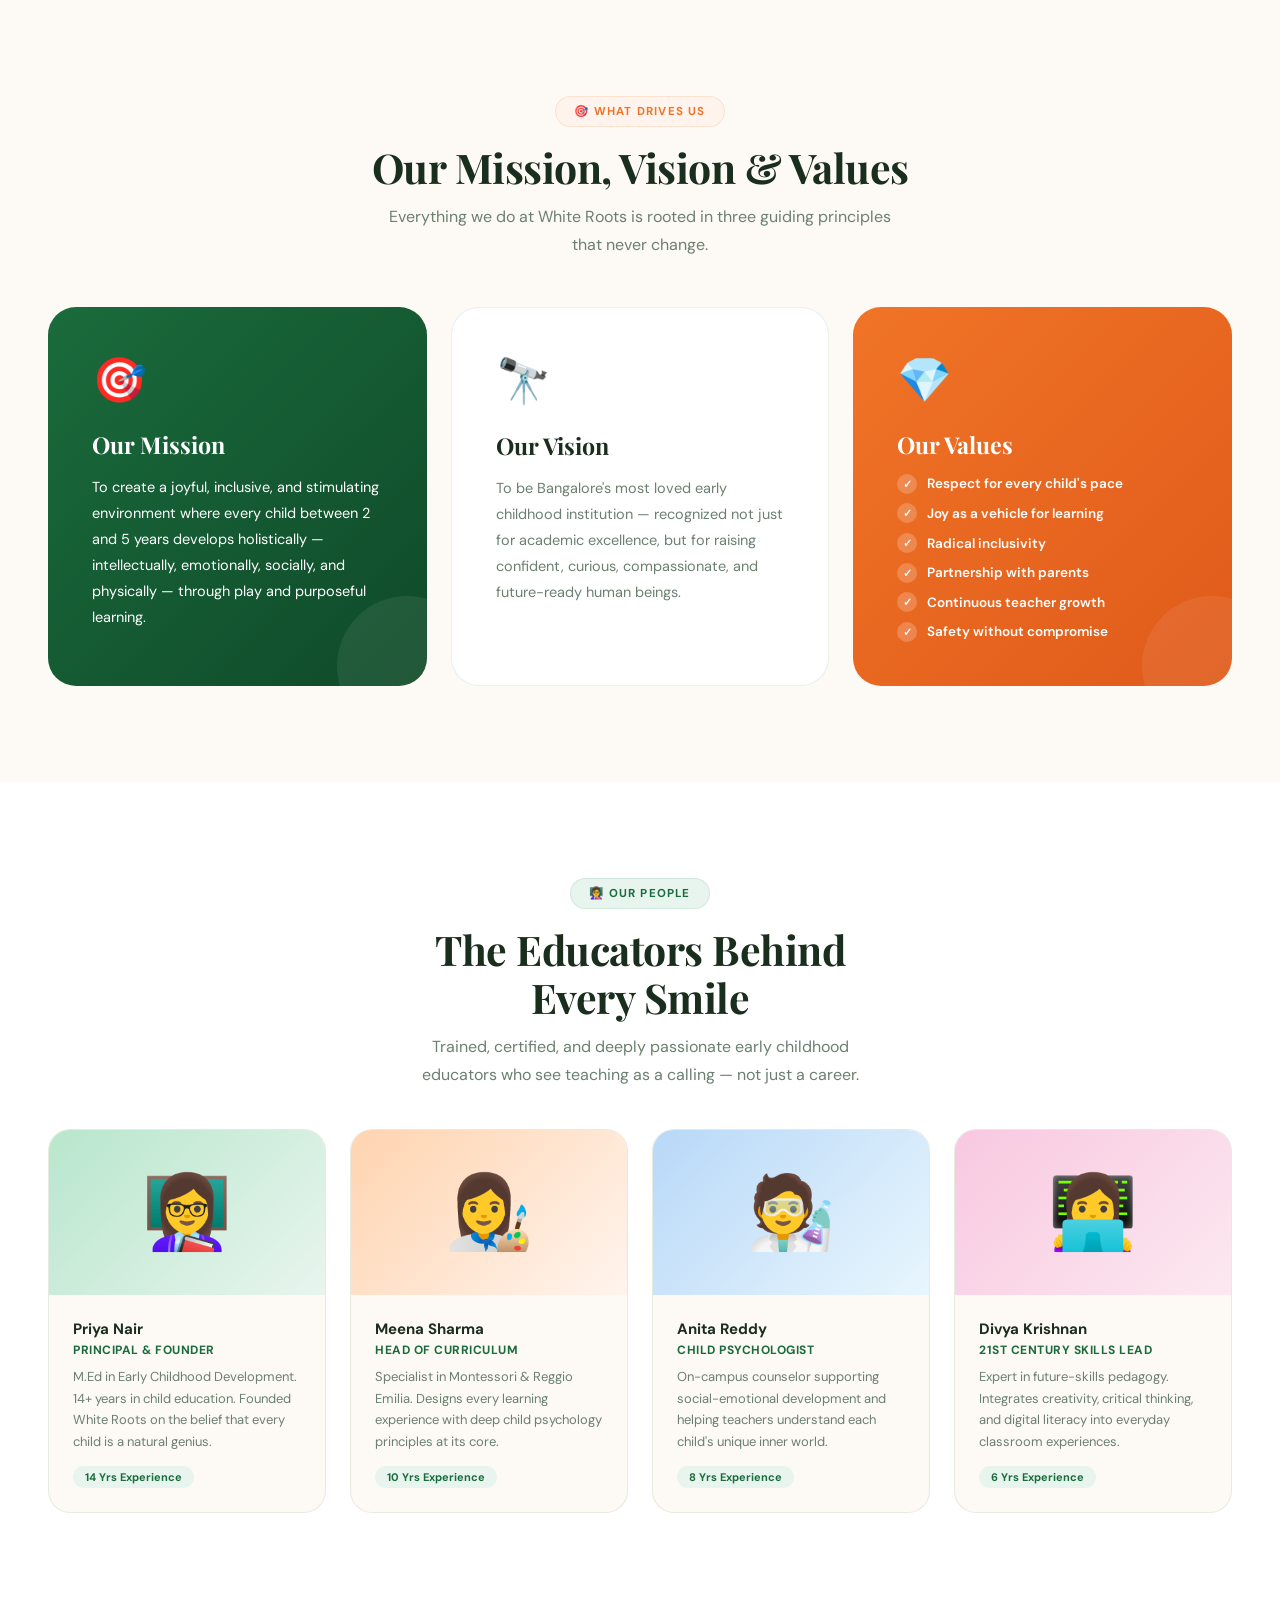
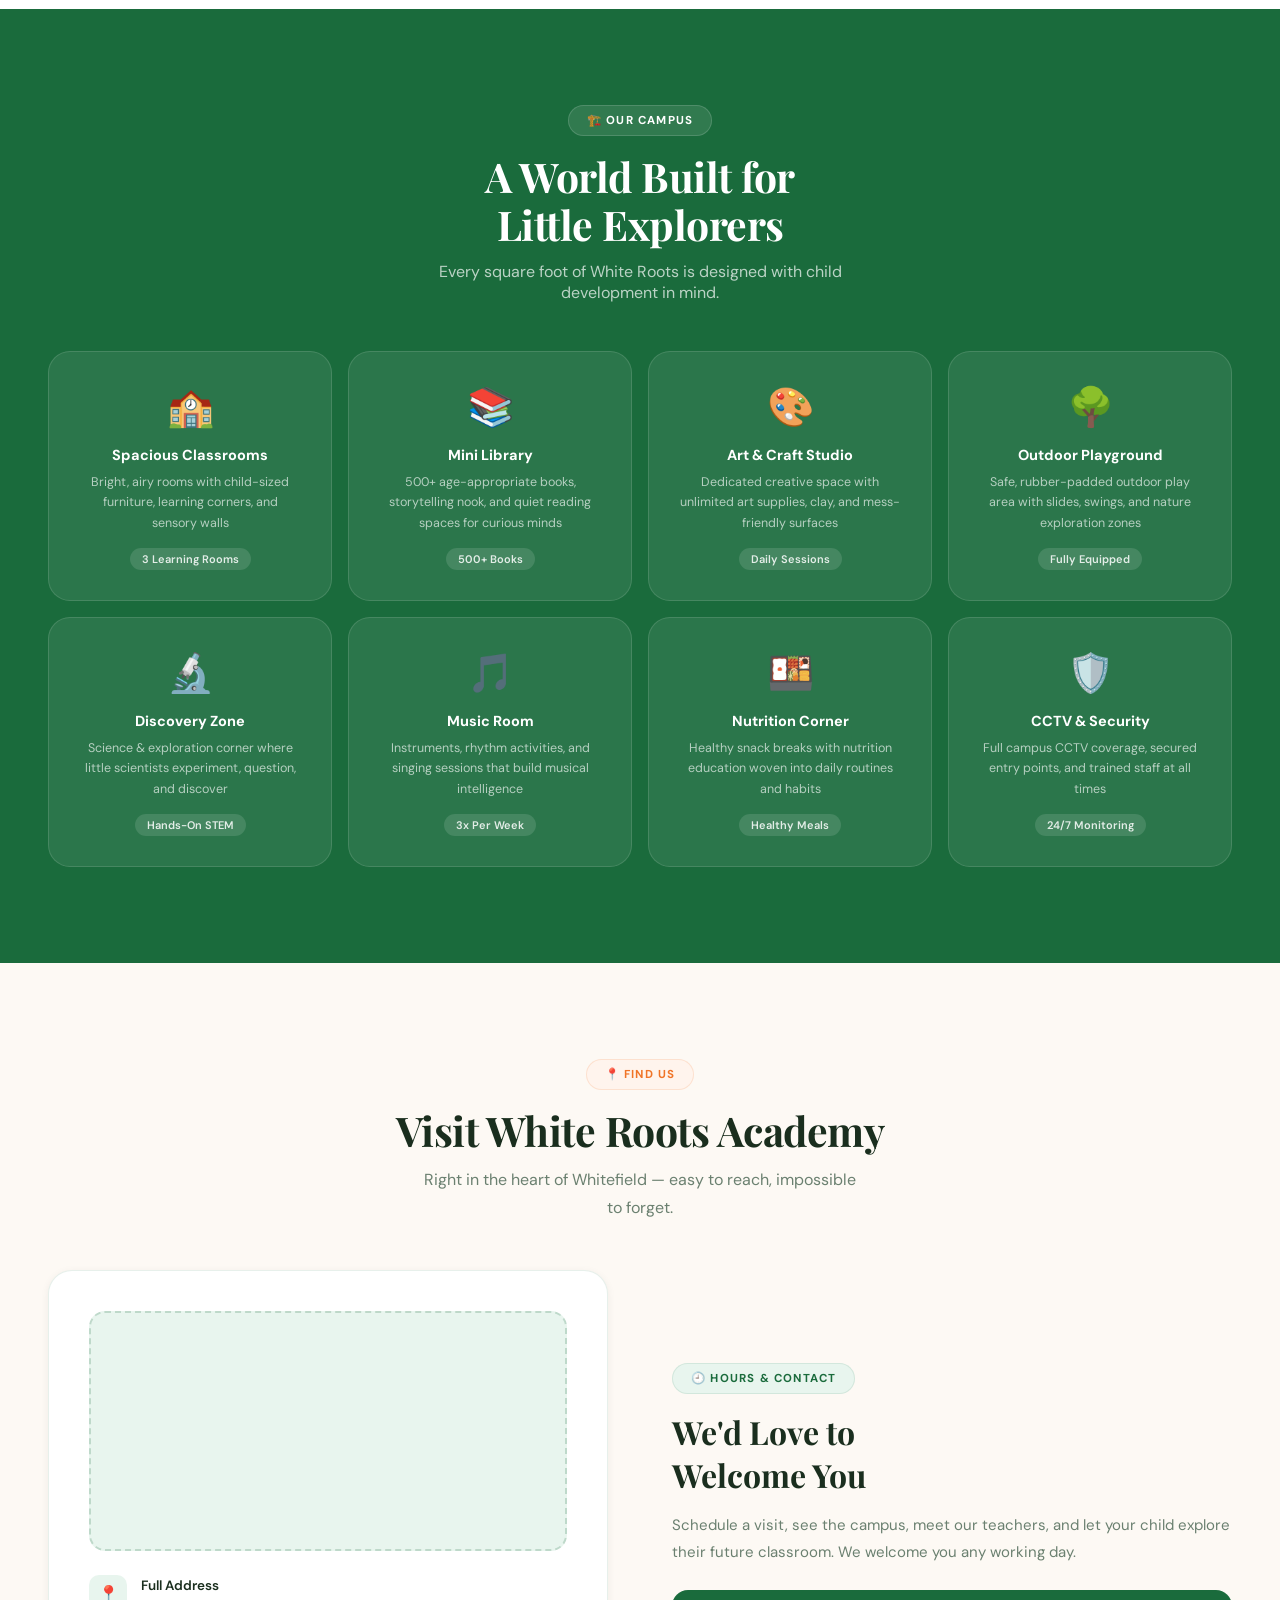
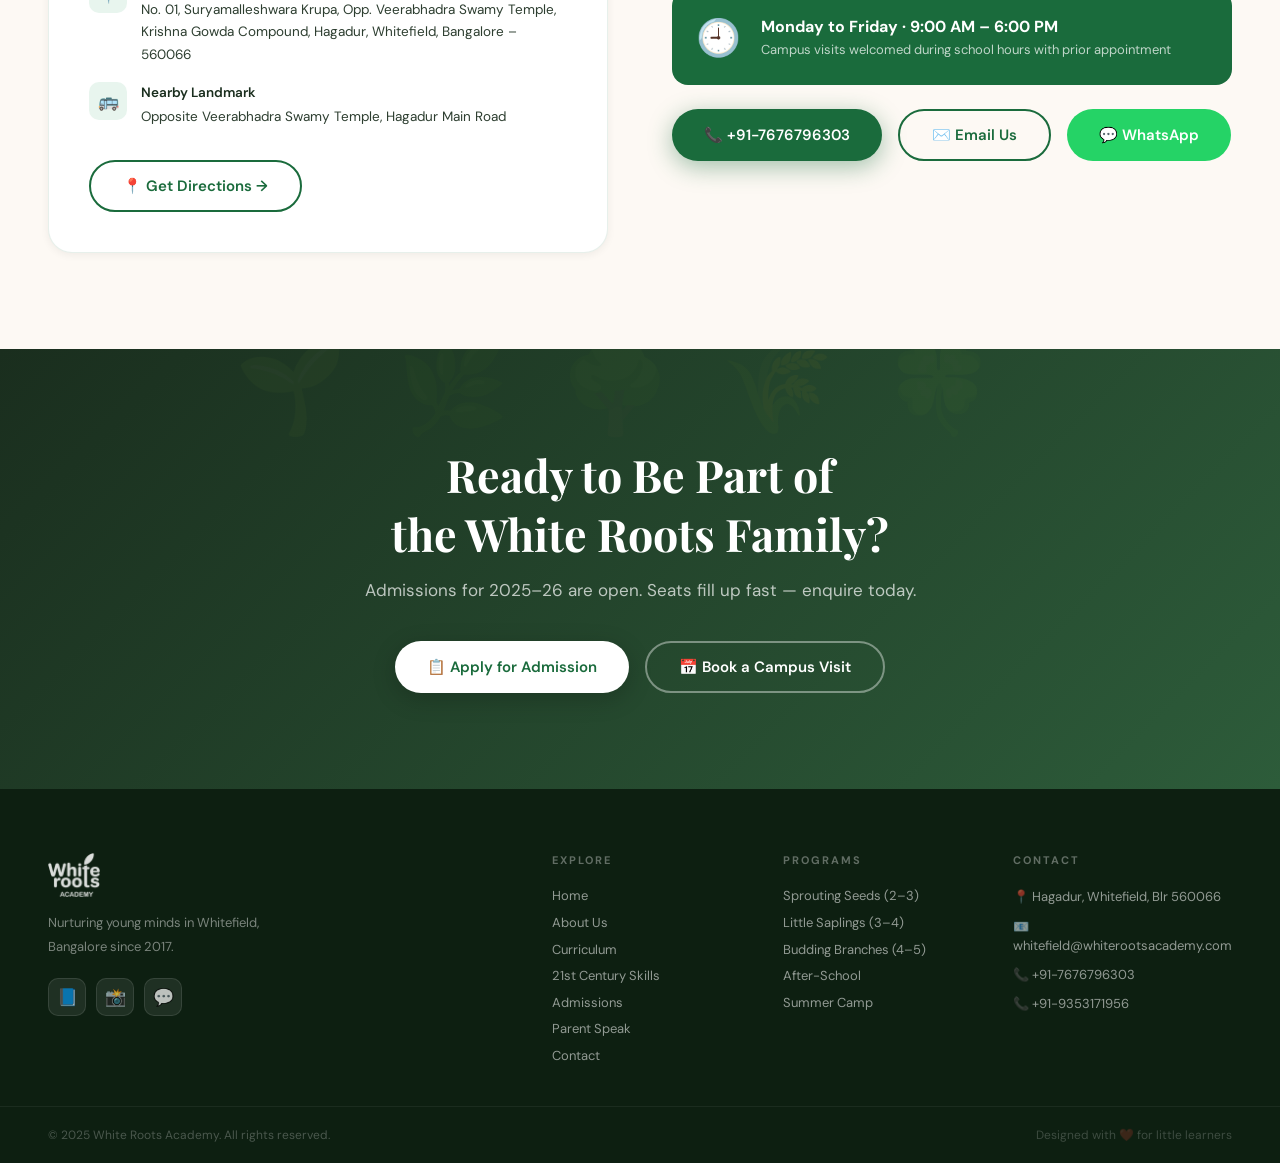
<file: about.html>
<!DOCTYPE html>
<html lang="en">
<head>
<meta charset="UTF-8">
<meta name="viewport" content="width=device-width, initial-scale=1.0">
<meta name="description" content="About White Roots Academy — our story, mission, vision, team & facilities. Whitefield's most trusted early childhood school since 2017.">
<title>About Us — White Roots Academy</title>
<link rel="preconnect" href="https://fonts.googleapis.com">
<link href="https://fonts.googleapis.com/css2?family=Playfair+Display:ital,wght@0,400;0,600;0,700;0,900;1,400&family=DM+Sans:wght@300;400;500;600;700&display=swap" rel="stylesheet">
<link rel="stylesheet" href="styles.css">
<style>
.page-hero { background:linear-gradient(135deg,#0d2016 0%,var(--green) 55%,#2d8a50 100%); }
.page-hero::before { content:''; position:absolute; top:-80px; right:-80px; width:400px; height:400px; border-radius:50%; background:rgba(255,255,255,.04); }
.hero-panel { position:relative; z-index:2; display:flex; flex-direction:column; align-items:center; justify-content:flex-end; }
.school-building {
  width:100%; max-width:380px;
  background:rgba(255,255,255,.1); border-radius:28px 28px 0 0;
  padding:2.5rem 2rem 0; backdrop-filter:blur(10px);
  border:1px solid rgba(255,255,255,.15); border-bottom:none;
  display:flex; flex-direction:column; align-items:center; gap:1rem;
}
.school-roof { font-size:60px; animation:floatSlow 3s ease-in-out infinite; }
.school-stats-row { display:flex; gap:1rem; width:100%; }
.school-stat-box { flex:1; background:rgba(255,255,255,.12); border-radius:14px; padding:14px; text-align:center; border:1px solid rgba(255,255,255,.1); }
.school-stat-num { font-family:'Playfair Display',serif; font-size:1.8rem; font-weight:900; color:#fff; display:block; line-height:1; }
.school-stat-label { font-size:11px; color:rgba(255,255,255,.6); margin-top:4px; font-weight:500; }
.since-badge { background:var(--yellow); color:var(--dark); padding:9px 22px; border-radius:100px; font-size:13px; font-weight:700; margin-bottom:.875rem; display:inline-flex; align-items:center; gap:6px; }

/* STORY */
.story { background:#fff; }
.story-grid { display:grid; grid-template-columns:1fr 1fr; gap:5rem; align-items:center; }
.story-images { position:relative; height:460px; }
.story-img-main {
  position:absolute; top:0; left:0; width:75%;
  background:linear-gradient(135deg,var(--green-pale) 0%,#b8e6cc 100%);
  border-radius:24px; height:280px; display:flex; align-items:center; justify-content:center; font-size:80px;
  box-shadow:var(--shadow-lg); animation:floatSlow 4s ease-in-out infinite;
}
.story-img-sec {
  position:absolute; bottom:0; right:0; width:60%;
  background:linear-gradient(135deg,var(--orange-pale) 0%,#ffd4b0 100%);
  border-radius:24px; height:220px; display:flex; align-items:center; justify-content:center; font-size:64px;
  box-shadow:var(--shadow-lg); animation:floatSlow 3.5s ease-in-out infinite .8s;
}
.story-badge {
  position:absolute; top:50%; left:50%; transform:translate(-50%,-50%);
  background:var(--green); color:#fff; width:88px; height:88px; border-radius:50%;
  display:flex; flex-direction:column; align-items:center; justify-content:center;
  font-family:'Playfair Display',serif; font-weight:900;
  box-shadow:0 8px 32px rgba(26,107,60,.4); border:4px solid #fff; z-index:2;
}
.story-badge big { font-size:1.5rem; line-height:1; }
.story-badge small { font-size:9px; letter-spacing:1px; text-transform:uppercase; opacity:.8; }
.story-content { display:flex; flex-direction:column; gap:1.5rem; }
.story-para { font-size:15.5px; color:var(--text); line-height:1.9; }
.story-highlight {
  background:var(--green-pale); border-left:4px solid var(--green);
  padding:1.25rem 1.5rem; border-radius:0 16px 16px 0;
  font-size:15px; font-style:italic; color:var(--green); line-height:1.75; font-weight:500;
}
.story-values { display:grid; grid-template-columns:1fr 1fr; gap:1rem; margin-top:.5rem; }
.value-chip {
  display:flex; align-items:center; gap:10px;
  padding:14px 16px; background:var(--cream); border-radius:14px;
  border:1px solid var(--border); font-size:13.5px; font-weight:600; color:var(--dark);
  transition:var(--transition); cursor:default;
}
.value-chip:hover { background:var(--green-pale); border-color:rgba(26,107,60,.2); transform:scale(1.02); }
.value-chip span { font-size:20px; }

/* MISSION VISION */
.mv-section { background:var(--cream); }
.mv-grid { display:grid; grid-template-columns:1fr 1fr 1fr; gap:1.5rem; margin-top:3rem; }
.mv-card { padding:2.75rem; border-radius:28px; position:relative; overflow:hidden; transition:transform .3s; cursor:default; }
.mv-card:hover { transform:translateY(-8px); }
.mv-card::after { content:''; position:absolute; bottom:-50px; right:-50px; width:140px; height:140px; border-radius:50%; background:rgba(255,255,255,.07); }
.mv-card-mission { background:linear-gradient(135deg,var(--green),var(--green-dark)); color:#fff; }
.mv-card-vision { background:#fff; border:1px solid var(--border); }
.mv-card-values { background:linear-gradient(135deg,var(--orange),#e05a1a); color:#fff; }
.mv-icon { font-size:44px; margin-bottom:1.25rem; display:block; }
.mv-card h3 { font-family:'Playfair Display',serif; font-size:1.45rem; margin-bottom:.875rem; }
.mv-card-mission h3, .mv-card-values h3 { color:#fff; }
.mv-card-vision h3 { color:var(--dark); }
.mv-card p { font-size:14.5px; line-height:1.8; }
.mv-card-vision p { color:var(--muted); }
.mv-values-list { display:flex; flex-direction:column; gap:.6rem; margin-top:.875rem; }
.mv-val-item { display:flex; align-items:center; gap:10px; font-size:13.5px; font-weight:600; color:#fff; }
.mv-val-item::before { content:'✓'; width:20px; height:20px; background:rgba(255,255,255,.2); border-radius:50%; display:flex; align-items:center; justify-content:center; font-size:11px; flex-shrink:0; }

/* TEAM */
.team-section { background:#fff; }
.team-grid { display:grid; grid-template-columns:repeat(4,1fr); gap:1.5rem; margin-top:2.5rem; }
.team-card {
  background:var(--cream); border-radius:22px; overflow:hidden;
  border:1px solid var(--border); transition:all .4s; cursor:default;
}
.team-card:hover { transform:translateY(-10px); box-shadow:var(--shadow-lg); }
.team-card:hover .team-avatar-wrap { transform:scale(1.06); }
.team-avatar-wrap { height:165px; display:flex; align-items:center; justify-content:center; font-size:72px; transition:transform .4s; }
.tc-1 .team-avatar-wrap { background:linear-gradient(135deg,#b8e6cc,var(--green-pale)); }
.tc-2 .team-avatar-wrap { background:linear-gradient(135deg,#ffd4b0,var(--orange-pale)); }
.tc-3 .team-avatar-wrap { background:linear-gradient(135deg,#b8d8f8,var(--sky-pale)); }
.tc-4 .team-avatar-wrap { background:linear-gradient(135deg,#f8c8e0,var(--pink-pale)); }
.team-info { padding:1.5rem; }
.team-info h4 { font-size:15px; font-weight:700; color:var(--dark); margin-bottom:3px; }
.team-role { font-size:12px; font-weight:700; color:var(--green); text-transform:uppercase; letter-spacing:.5px; margin-bottom:.5rem; }
.team-info p { font-size:13px; color:var(--muted); line-height:1.65; }
.team-exp { display:inline-block; margin-top:.875rem; background:var(--green-pale); color:var(--green); padding:4px 12px; border-radius:100px; font-size:11px; font-weight:700; }

/* FACILITIES */
.facilities { background:var(--green); padding:6rem 3rem; }
.fac-grid { display:grid; grid-template-columns:repeat(4,1fr); gap:1rem; margin-top:3rem; }
.fac-card {
  background:rgba(255,255,255,.08); border-radius:22px; padding:1.875rem;
  border:1px solid rgba(255,255,255,.12); text-align:center; transition:var(--transition); cursor:default;
}
.fac-card:hover { background:rgba(255,255,255,.18); transform:translateY(-6px); }
.fac-icon { font-size:38px; margin-bottom:.875rem; display:block; }
.fac-card h4 { font-size:14.5px; font-weight:700; color:#fff; margin-bottom:.5rem; }
.fac-card p { font-size:12.5px; color:rgba(255,255,255,.65); line-height:1.65; }
.fac-tag { display:inline-block; margin-top:.875rem; background:rgba(255,255,255,.12); color:rgba(255,255,255,.85); padding:4px 12px; border-radius:100px; font-size:11px; font-weight:600; }

/* LOCATION */
.location { background:var(--cream); }
.loc-grid { display:grid; grid-template-columns:1fr 1fr; gap:4rem; align-items:center; }
.loc-map { background:#fff; border-radius:24px; padding:2.5rem; border:1px solid var(--border); box-shadow:var(--shadow-sm); }
.map-embed { background:var(--green-pale); border-radius:16px; height:240px; display:flex; flex-direction:column; align-items:center; justify-content:center; gap:.875rem; margin-bottom:1.5rem; border:2px dashed rgba(26,107,60,.2); overflow:hidden; }
.map-embed iframe { width:100%; height:100%; border:none; border-radius:16px; }
.addr-detail { display:flex; gap:.875rem; align-items:flex-start; margin-bottom:1rem; }
.addr-icon { width:38px; height:38px; border-radius:10px; background:var(--green-pale); display:flex; align-items:center; justify-content:center; font-size:17px; flex-shrink:0; }
.addr-text { font-size:13.5px; color:var(--text); line-height:1.65; }
.addr-text strong { color:var(--dark); font-weight:600; display:block; margin-bottom:2px; }
.timing-box { background:var(--green); border-radius:16px; padding:1.5rem; display:flex; align-items:center; gap:1.25rem; margin-bottom:1.5rem; }
.timing-box .ti { font-size:36px; }
.timing-box strong { display:block; font-size:16px; font-weight:700; color:#fff; }
.timing-box p { font-size:13px; color:rgba(255,255,255,.72); margin-top:4px; }
.contact-btns { display:flex; gap:1rem; flex-wrap:wrap; }

@media(max-width:1024px){
  .story-grid,.mv-grid,.loc-grid{grid-template-columns:1fr; gap:3rem;}
  .team-grid{grid-template-columns:1fr 1fr}
  .fac-grid{grid-template-columns:1fr 1fr}
  .story-images{height:300px}
  .hero-panel { margin-top: 2.5rem; }
}
@media(max-width:768px){
  .mv-card { padding: 1.75rem 1.5rem; }
  .team-card { padding: 1.25rem; }
  .fac-card { padding: 1.25rem; }
  .loc-map { padding: 1.5rem; }
}
@media(max-width:576px){
  .team-grid{grid-template-columns:1fr}
  .fac-grid{grid-template-columns:1fr}
  .story-values{grid-template-columns:1fr}
  .school-building { max-width: 100%; }
  .school-stats-row { flex-direction: column; gap: 0.75rem; }
}
</style>
</head>
<body>

<!-- NAV -->
<nav class="nav" id="main-nav">
  <a href="index.html" class="nav-logo">
    <div class="nav-logo-img-real"><img src="logo/logo.png" alt="White Roots Academy" class="nav-logo-real-img" /></div>
  </a>
  <ul class="nav-links">
    <li><a href="index.html">Home</a></li>
    <li><a href="about.html" class="active">About Us</a></li>
    <li><a href="curriculum.html">Curriculum</a></li>
    <li><a href="skills.html">21st Century Skills</a></li>
    <li><a href="admissions.html">Admissions</a></li>
    <li><a href="parents.html">Parent Speak</a></li>
    <li><a href="contact.html">Contact</a></li>
  </ul>
  <button class="nav-cta" onclick="window.location.href='admissions.html#enquiry-form'"><span class="cta-dot"></span> Enquire Now</button>
  <button class="nav-hamburger" aria-label="Menu"><span></span><span></span><span></span></button>
</nav>
<div class="nav-mobile">
  <a href="index.html">🏠 Home</a>
  <a href="about.html" class="active">🌿 About Us</a>
  <a href="curriculum.html">📚 Curriculum</a>
  <a href="skills.html">⚡ 21st Century Skills</a>
  <a href="admissions.html">📋 Admissions</a>
  <a href="parents.html">💬 Parent Speak</a>
  <a href="contact.html">📍 Contact</a>
  <button class="nav-cta btn" onclick="window.location.href='admissions.html#enquiry-form'">Enquire Now →</button>
</div>

<!-- HERO -->
<div class="page-hero" style="min-height:500px">
  <div class="particles-wrap"></div>
  <div class="hero-text">
    <div class="page-breadcrumb"><a href="index.html">Home</a><span class="sep">›</span><span class="current">About Us</span></div>
    <h1>Where Little Minds<br>Take <em>Root</em> &amp; Bloom</h1>
    <p class="hero-sub">For over 8 years, White Roots Academy has been Whitefield's most trusted home for early childhood education — built on love, science, and a deep belief in every child's potential.</p>
    <div class="hero-pills">
      <div class="hero-pill">🏡 Est. 2017</div>
      <div class="hero-pill">📍 Whitefield, Bangalore</div>
      <div class="hero-pill">⭐ 4.9 / 5 Rating</div>
      <div class="hero-pill">👶 Ages 2–5</div>
    </div>
  </div>
  <div class="hero-panel">
    <div class="since-badge">🏆 Trusted Since 2017</div>
    <div class="school-building">
      <div class="school-roof">🏫</div>
      <div class="school-stats-row">
        <div class="school-stat-box">
          <span class="school-stat-num">200+</span>
          <div class="school-stat-label">Children Nurtured</div>
        </div>
        <div class="school-stat-box">
          <span class="school-stat-num">15+</span>
          <div class="school-stat-label">Expert Educators</div>
        </div>
        <div class="school-stat-box">
          <span class="school-stat-num">8+</span>
          <div class="school-stat-label">Years Strong</div>
        </div>
      </div>
    </div>
  </div>
</div>

<!-- OUR STORY -->
<section class="story">
  <div class="story-grid">
    <div class="story-images reveal-left">
      <div class="story-img-main">🌿</div>
      <div class="story-img-sec">🎨</div>
      <div class="story-badge"><big>8+</big><small>Years</small></div>
    </div>
    <div class="story-content reveal-right">
      <div class="section-tag">📖 Our Story</div>
      <h2 class="section-title">A School Born from<br>a Parent's Heart</h2>
      <p class="story-para">White Roots Academy was founded with a simple but powerful belief: that the earliest years of a child's life are the most critical — and they deserve nothing less than an environment filled with warmth, wonder, and intentional learning.</p>
      <div class="story-highlight">"We didn't just want to build a preschool. We wanted to build a second home — a place children would run toward each morning with excitement."</div>
      <p class="story-para">Located in the heart of Hagadur, Whitefield, our campus is thoughtfully designed to mirror the warmth of a loving home while offering world-class early childhood pedagogy.</p>
      <div class="story-values">
        <div class="value-chip"><span>❤️</span> Child-Centered</div>
        <div class="value-chip"><span>🔬</span> Research-Backed</div>
        <div class="value-chip"><span>🌍</span> Globally Inspired</div>
        <div class="value-chip"><span>🤝</span> Parent-Partnered</div>
        <div class="value-chip"><span>🛡️</span> Safety First</div>
        <div class="value-chip"><span>🌱</span> Holistic Growth</div>
      </div>
    </div>
  </div>
</section>

<!-- MISSION / VISION / VALUES -->
<section class="mv-section">
  <div style="text-align:center;margin-bottom:.5rem">
    <div class="section-tag" style="display:inline-flex">🎯 What Drives Us</div>
    <h2 class="section-title reveal">Our Mission, Vision &amp; Values</h2>
    <p class="section-sub reveal" style="max-width:520px;margin:.5rem auto 0">Everything we do at White Roots is rooted in three guiding principles that never change.</p>
  </div>
  <div class="mv-grid">
    <div class="mv-card mv-card-mission reveal rd1">
      <span class="mv-icon">🎯</span>
      <h3>Our Mission</h3>
      <p>To create a joyful, inclusive, and stimulating environment where every child between 2 and 5 years develops holistically — intellectually, emotionally, socially, and physically — through play and purposeful learning.</p>
    </div>
    <div class="mv-card mv-card-vision reveal rd2">
      <span class="mv-icon" style="color:var(--green)">🔭</span>
      <h3>Our Vision</h3>
      <p style="color:var(--muted)">To be Bangalore's most loved early childhood institution — recognized not just for academic excellence, but for raising confident, curious, compassionate, and future-ready human beings.</p>
    </div>
    <div class="mv-card mv-card-values reveal rd3">
      <span class="mv-icon">💎</span>
      <h3>Our Values</h3>
      <div class="mv-values-list">
        <div class="mv-val-item">Respect for every child's pace</div>
        <div class="mv-val-item">Joy as a vehicle for learning</div>
        <div class="mv-val-item">Radical inclusivity</div>
        <div class="mv-val-item">Partnership with parents</div>
        <div class="mv-val-item">Continuous teacher growth</div>
        <div class="mv-val-item">Safety without compromise</div>
      </div>
    </div>
  </div>
</section>

<!-- TEAM -->
<section class="team-section">
  <div style="text-align:center;margin-bottom:2.5rem">
    <div class="section-tag green" style="display:inline-flex">👩‍🏫 Our People</div>
    <h2 class="section-title reveal">The Educators Behind<br>Every Smile</h2>
    <p class="section-sub reveal" style="max-width:480px;margin:.5rem auto 0">Trained, certified, and deeply passionate early childhood educators who see teaching as a calling — not just a career.</p>
  </div>
  <div class="team-grid">
    <div class="team-card tc-1 reveal rd1">
      <div class="team-avatar-wrap">👩‍🏫</div>
      <div class="team-info">
        <h4>Priya Nair</h4>
        <div class="team-role">Principal &amp; Founder</div>
        <p>M.Ed in Early Childhood Development. 14+ years in child education. Founded White Roots on the belief that every child is a natural genius.</p>
        <span class="team-exp">14 Yrs Experience</span>
      </div>
    </div>
    <div class="team-card tc-2 reveal rd2">
      <div class="team-avatar-wrap">👩‍🎨</div>
      <div class="team-info">
        <h4>Meena Sharma</h4>
        <div class="team-role">Head of Curriculum</div>
        <p>Specialist in Montessori &amp; Reggio Emilia. Designs every learning experience with deep child psychology principles at its core.</p>
        <span class="team-exp">10 Yrs Experience</span>
      </div>
    </div>
    <div class="team-card tc-3 reveal rd3">
      <div class="team-avatar-wrap">🧑‍🔬</div>
      <div class="team-info">
        <h4>Anita Reddy</h4>
        <div class="team-role">Child Psychologist</div>
        <p>On-campus counselor supporting social-emotional development and helping teachers understand each child's unique inner world.</p>
        <span class="team-exp">8 Yrs Experience</span>
      </div>
    </div>
    <div class="team-card tc-4 reveal rd4">
      <div class="team-avatar-wrap">👩‍💻</div>
      <div class="team-info">
        <h4>Divya Krishnan</h4>
        <div class="team-role">21st Century Skills Lead</div>
        <p>Expert in future-skills pedagogy. Integrates creativity, critical thinking, and digital literacy into everyday classroom experiences.</p>
        <span class="team-exp">6 Yrs Experience</span>
      </div>
    </div>
  </div>
</section>

<!-- FACILITIES -->
<section class="facilities">
  <div style="text-align:center;margin-bottom:3rem">
    <div class="section-tag dark" style="display:inline-flex">🏗️ Our Campus</div>
    <h2 class="section-title reveal" style="color:#fff">A World Built for<br>Little Explorers</h2>
    <p style="color:rgba(255,255,255,.7);font-size:16px;margin:.5rem auto 0;max-width:480px">Every square foot of White Roots is designed with child development in mind.</p>
  </div>
  <div class="fac-grid">
    <div class="fac-card reveal rd1"><span class="fac-icon">🏫</span><h4>Spacious Classrooms</h4><p>Bright, airy rooms with child-sized furniture, learning corners, and sensory walls</p><span class="fac-tag">3 Learning Rooms</span></div>
    <div class="fac-card reveal rd2"><span class="fac-icon">📚</span><h4>Mini Library</h4><p>500+ age-appropriate books, storytelling nook, and quiet reading spaces for curious minds</p><span class="fac-tag">500+ Books</span></div>
    <div class="fac-card reveal rd3"><span class="fac-icon">🎨</span><h4>Art &amp; Craft Studio</h4><p>Dedicated creative space with unlimited art supplies, clay, and mess-friendly surfaces</p><span class="fac-tag">Daily Sessions</span></div>
    <div class="fac-card reveal rd4"><span class="fac-icon">🌳</span><h4>Outdoor Playground</h4><p>Safe, rubber-padded outdoor play area with slides, swings, and nature exploration zones</p><span class="fac-tag">Fully Equipped</span></div>
    <div class="fac-card reveal rd1"><span class="fac-icon">🔬</span><h4>Discovery Zone</h4><p>Science &amp; exploration corner where little scientists experiment, question, and discover</p><span class="fac-tag">Hands-On STEM</span></div>
    <div class="fac-card reveal rd2"><span class="fac-icon">🎵</span><h4>Music Room</h4><p>Instruments, rhythm activities, and singing sessions that build musical intelligence</p><span class="fac-tag">3x Per Week</span></div>
    <div class="fac-card reveal rd3"><span class="fac-icon">🍱</span><h4>Nutrition Corner</h4><p>Healthy snack breaks with nutrition education woven into daily routines and habits</p><span class="fac-tag">Healthy Meals</span></div>
    <div class="fac-card reveal rd4"><span class="fac-icon">🛡️</span><h4>CCTV &amp; Security</h4><p>Full campus CCTV coverage, secured entry points, and trained staff at all times</p><span class="fac-tag">24/7 Monitoring</span></div>
  </div>
</section>

<!-- LOCATION -->
<section class="location">
  <div style="text-align:center;margin-bottom:3rem">
    <div class="section-tag" style="display:inline-flex">📍 Find Us</div>
    <h2 class="section-title reveal">Visit White Roots Academy</h2>
    <p class="section-sub reveal" style="max-width:440px;margin:.5rem auto 0">Right in the heart of Whitefield — easy to reach, impossible to forget.</p>
  </div>
  <div class="loc-grid">
    <div class="loc-map reveal-left">
      <div class="map-embed">
        <iframe
          src="https://www.google.com/maps/embed?pb=!1m18!1m12!1m3!1d3888.1032080373416!2d77.75637051112277!3d12.96524718729675!2m3!1f0!2f0!3f0!3m2!1i1024!2i768!4f13.1!3m3!1m2!1s0x3bae0d530b135297%3A0x25b54be0d9baa6cd!2sWhite%20Roots%20Academy%20-%20Best%20preschool%20in%20Whitefield%2C%20Bangalore%3B%20playgroup%3B%20nursery%3B%20kindergarten%3B%20daycare!5e0!3m2!1sen!2sin!4v1781370205328!5m2!1sen!2sin"
          width="100%" height="100%"
          style="border:0;display:block;"
          allowfullscreen=""
          loading="lazy"
          referrerpolicy="no-referrer-when-downgrade"
          title="White Roots Academy Location">
        </iframe>
      </div>
      <div class="addr-detail"><div class="addr-icon">📍</div><div class="addr-text"><strong>Full Address</strong>No. 01, Suryamalleshwara Krupa, Opp. Veerabhadra Swamy Temple, Krishna Gowda Compound, Hagadur, Whitefield, Bangalore – 560066</div></div>
      <div class="addr-detail"><div class="addr-icon">🚌</div><div class="addr-text"><strong>Nearby Landmark</strong>Opposite Veerabhadra Swamy Temple, Hagadur Main Road</div></div>
      <a href="https://maps.app.goo.gl/oAtWzCUMBfF5DA2V8" target="_blank" class="btn btn-outline" style="margin-top:1rem;display:inline-flex">📍 Get Directions →</a>
    </div>
    <div class="reveal-right">
      <div class="section-tag green">🕘 Hours &amp; Contact</div>
      <h2 style="font-family:'Playfair Display',serif;font-size:2rem;color:var(--dark);margin-bottom:1rem">We'd Love to<br>Welcome You</h2>
      <p style="font-size:15px;color:var(--muted);line-height:1.8;margin-bottom:1.5rem">Schedule a visit, see the campus, meet our teachers, and let your child explore their future classroom. We welcome you any working day.</p>
      <div class="timing-box">
        <span class="ti">🕘</span>
        <div>
          <strong>Monday to Friday · 9:00 AM – 6:00 PM</strong>
          <p>Campus visits welcomed during school hours with prior appointment</p>
        </div>
      </div>
      <div class="contact-btns">
        <a href="tel:+917676796303" class="btn btn-green">📞 +91-7676796303</a>
        <a href="contact.html" class="btn btn-outline">✉️ Email Us</a>
        <a href="https://wa.me/917676796303" target="_blank" class="btn" style="background:#25d366;color:#fff">💬 WhatsApp</a>
      </div>
    </div>
  </div>
</section>

<!-- CTA -->
<div class="cta-section">
  <h2>Ready to Be Part of<br>the White Roots Family?</h2>
  <p>Admissions for 2025–26 are open. Seats fill up fast — enquire today.</p>
  <div class="cta-btns">
    <a href="admissions.html" class="btn btn-white">📋 Apply for Admission</a>
    <a href="admissions.html#enquiry-form" class="btn btn-outline-white">📅 Book a Campus Visit</a>
  </div>
</div>

<!-- FOOTER -->
<footer>
  <div class="footer-brand">
    <div class="footer-logo">
      <div class="footer-logo-img-real"><img src="logo/logo.png" alt="White Roots Academy" class="footer-logo-real-img" /></div>
    </div>
    <p>Nurturing young minds in Whitefield, Bangalore since 2017.</p>
    <div class="footer-social"><a href="https://www.facebook.com/WhiteRootsAcademy/" target="_blank" title="Facebook">📘</a><a href="https://www.instagram.com/whiterootsacademy/" target="_blank" title="Instagram">📸</a><a href="https://wa.me/917676796303" target="_blank" title="WhatsApp">💬</a></div>
  </div>
  <div class="footer-col"><h4>Explore</h4><a href="index.html">Home</a><a href="about.html">About Us</a><a href="curriculum.html">Curriculum</a><a href="skills.html">21st Century Skills</a><a href="admissions.html">Admissions</a><a href="parents.html">Parent Speak</a><a href="contact.html">Contact</a></div>
  <div class="footer-col"><h4>Programs</h4><a href="curriculum.html">Sprouting Seeds (2–3)</a><a href="curriculum.html">Little Saplings (3–4)</a><a href="curriculum.html">Budding Branches (4–5)</a><a href="curriculum.html">After-School</a><a href="curriculum.html">Summer Camp</a></div>
  <div class="footer-col"><h4>Contact</h4><div class="footer-contact-item">📍 Hagadur, Whitefield, Blr 560066</div><div class="footer-contact-item">📧 whitefield@whiterootsacademy.com</div><div class="footer-contact-item">📞 +91-7676796303</div><div class="footer-contact-item">📞 +91-9353171956</div></div>
</footer>
<div class="footer-bottom">
  <p>© 2025 White Roots Academy. All rights reserved.</p>
  <p style="color:rgba(255,255,255,.2)">Designed with ❤️ for little learners</p>
</div>

<button class="wa-btn" onclick="window.open('https://wa.me/917676796303','_blank')" title="WhatsApp" aria-label="WhatsApp">
  <div class="wa-pulse"></div>💬
</button>
<script src="main.js"></script>
</body>
</html>
</file>
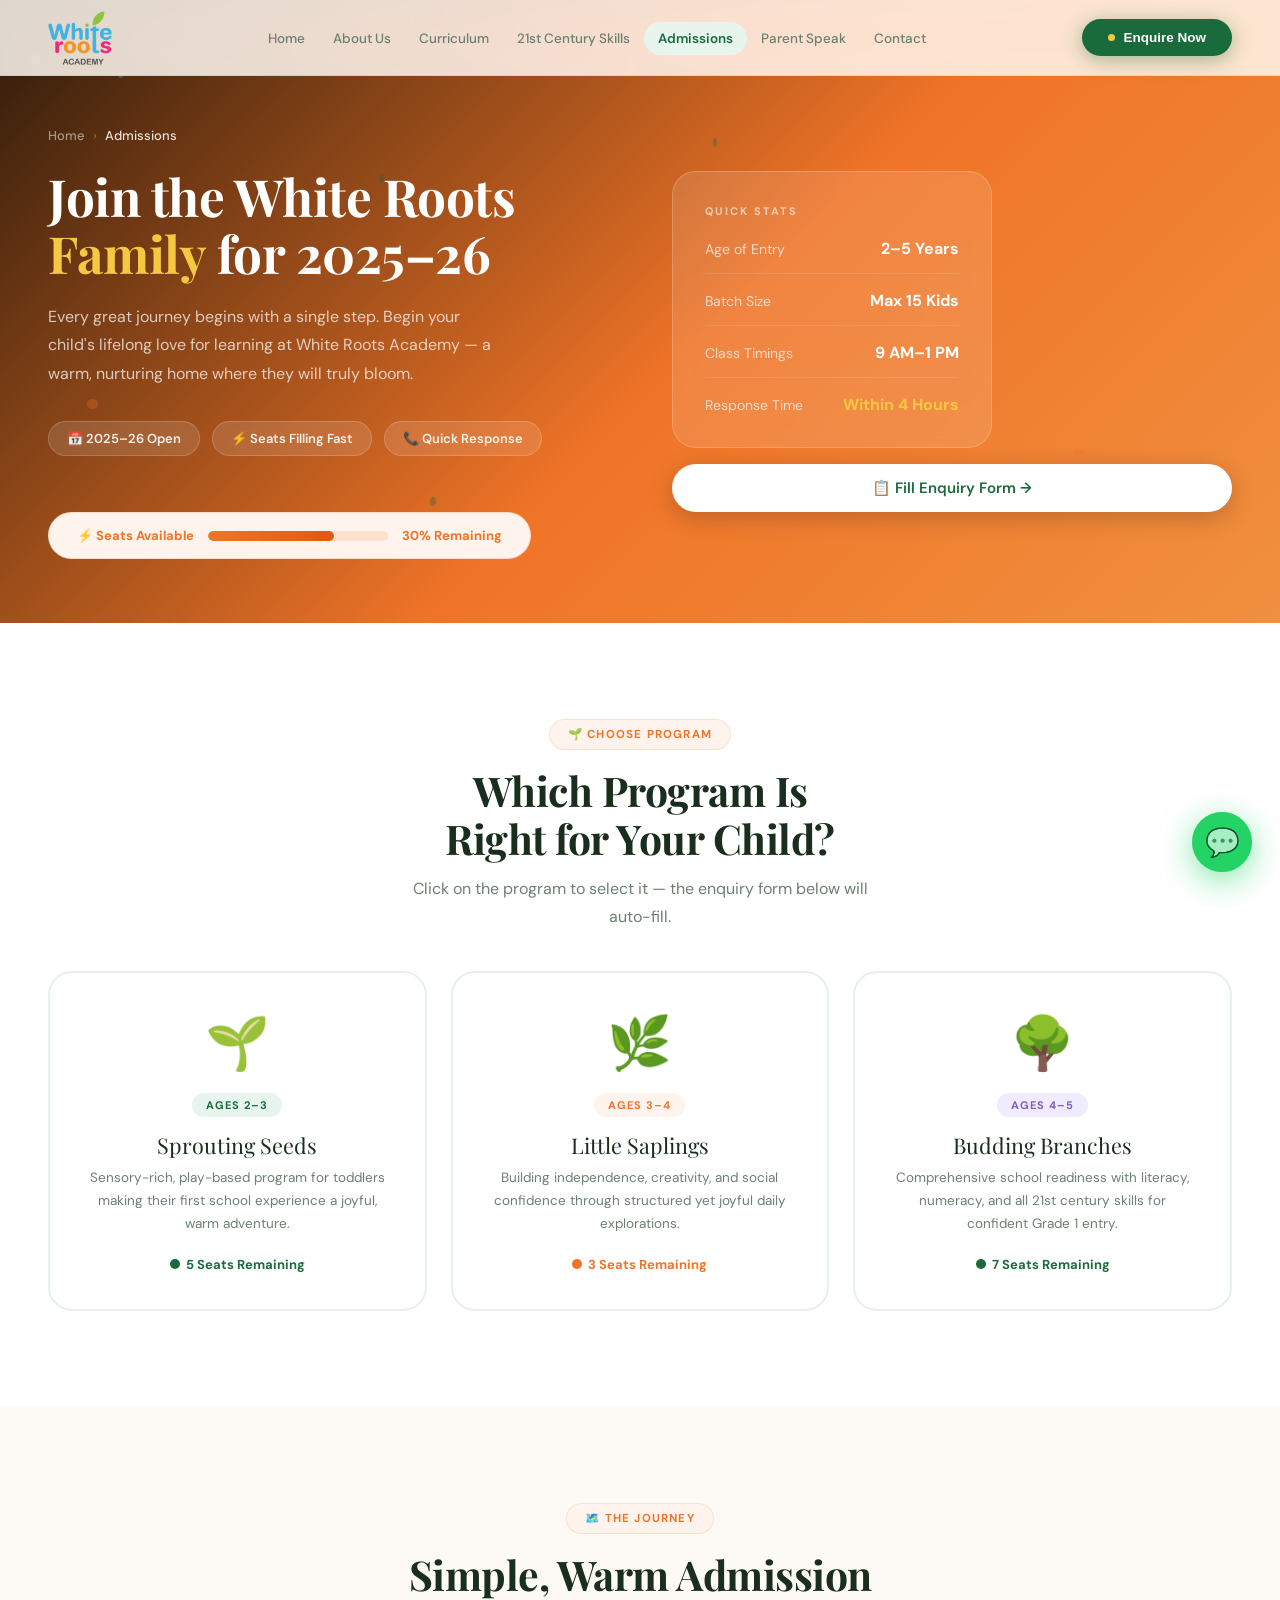
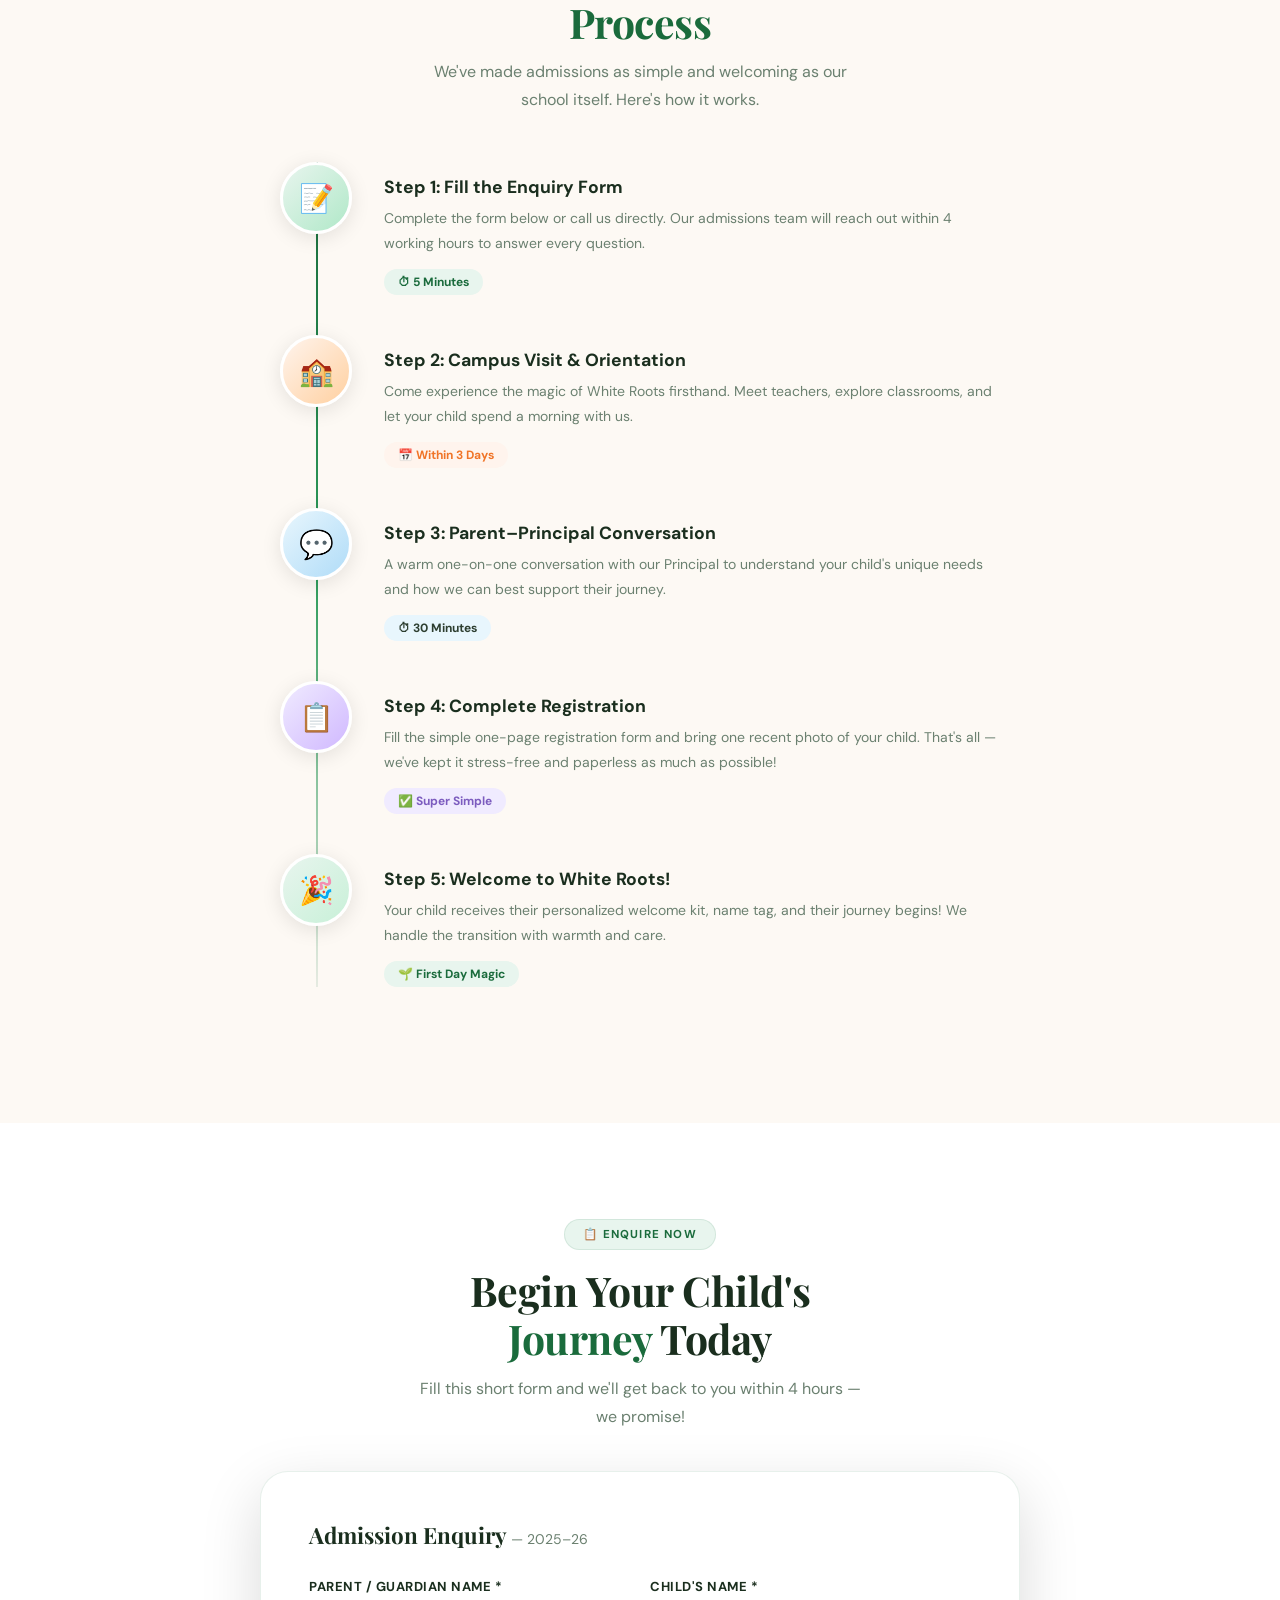
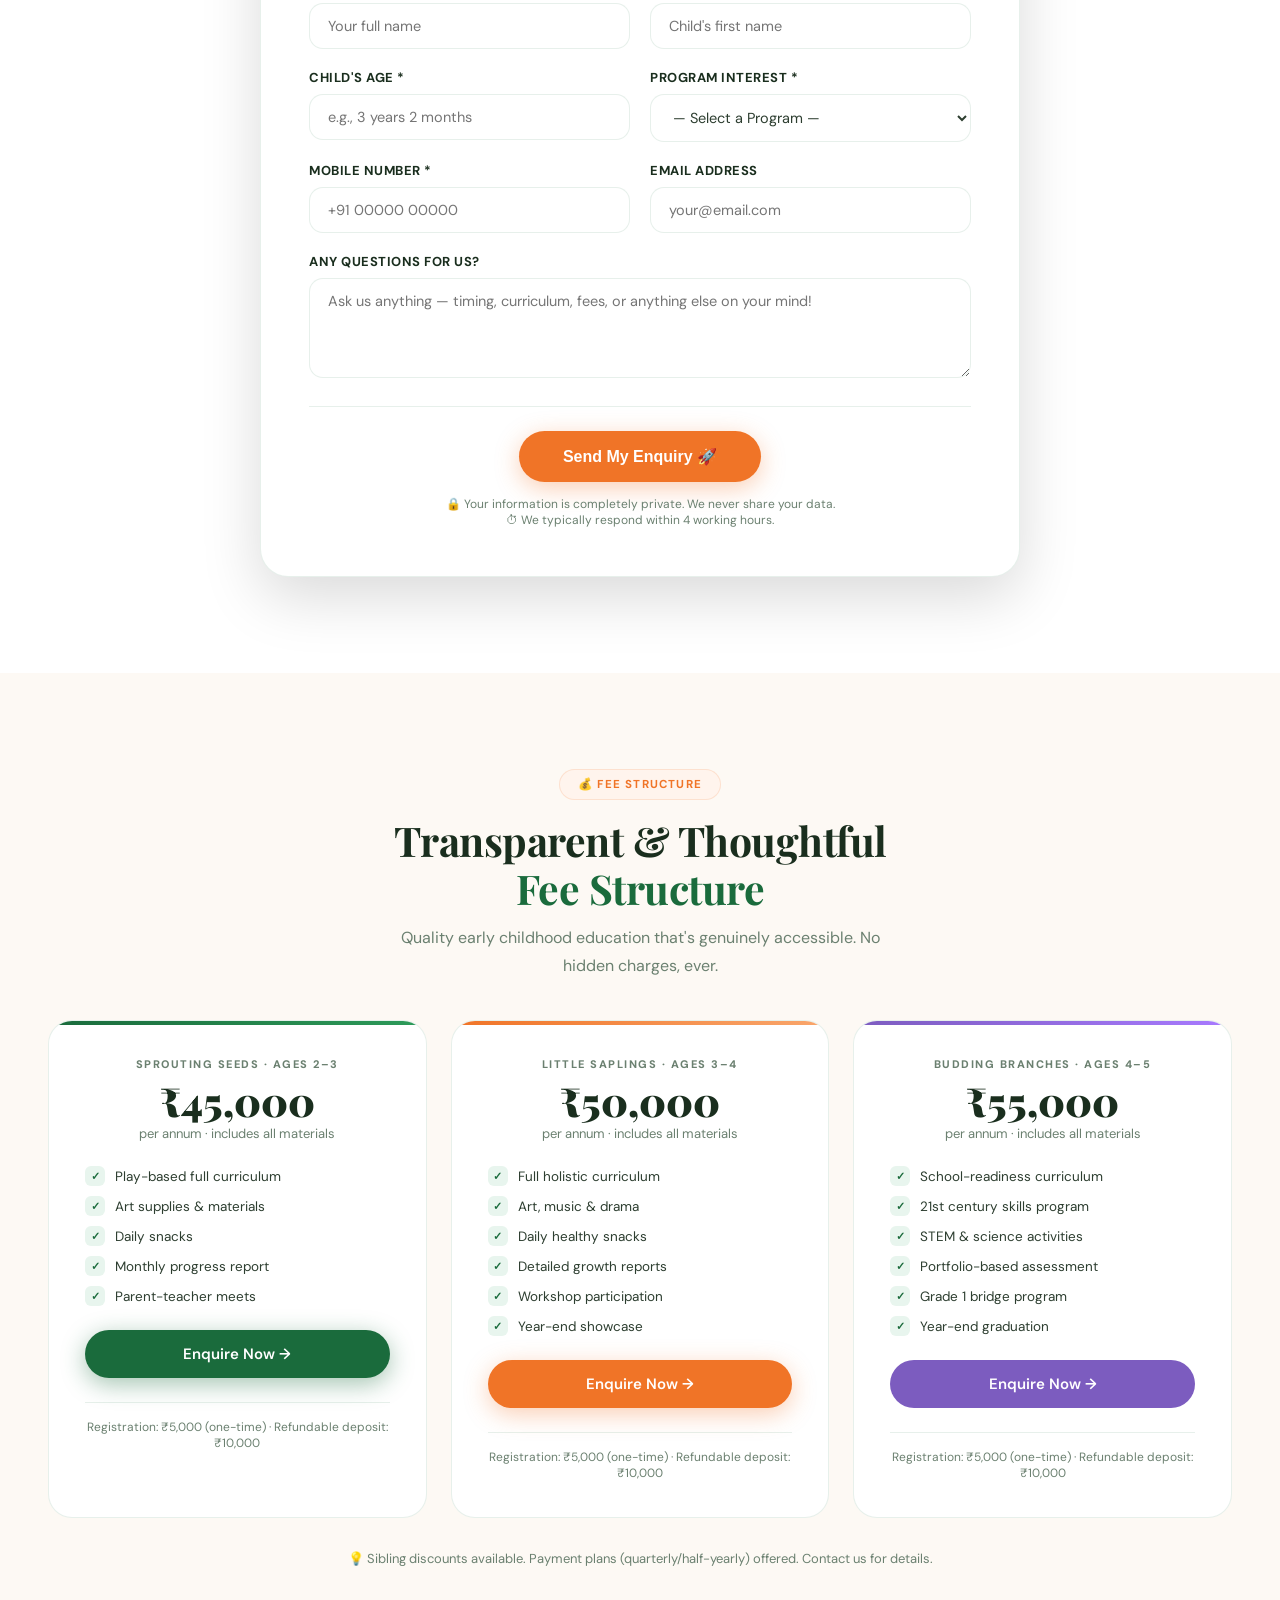
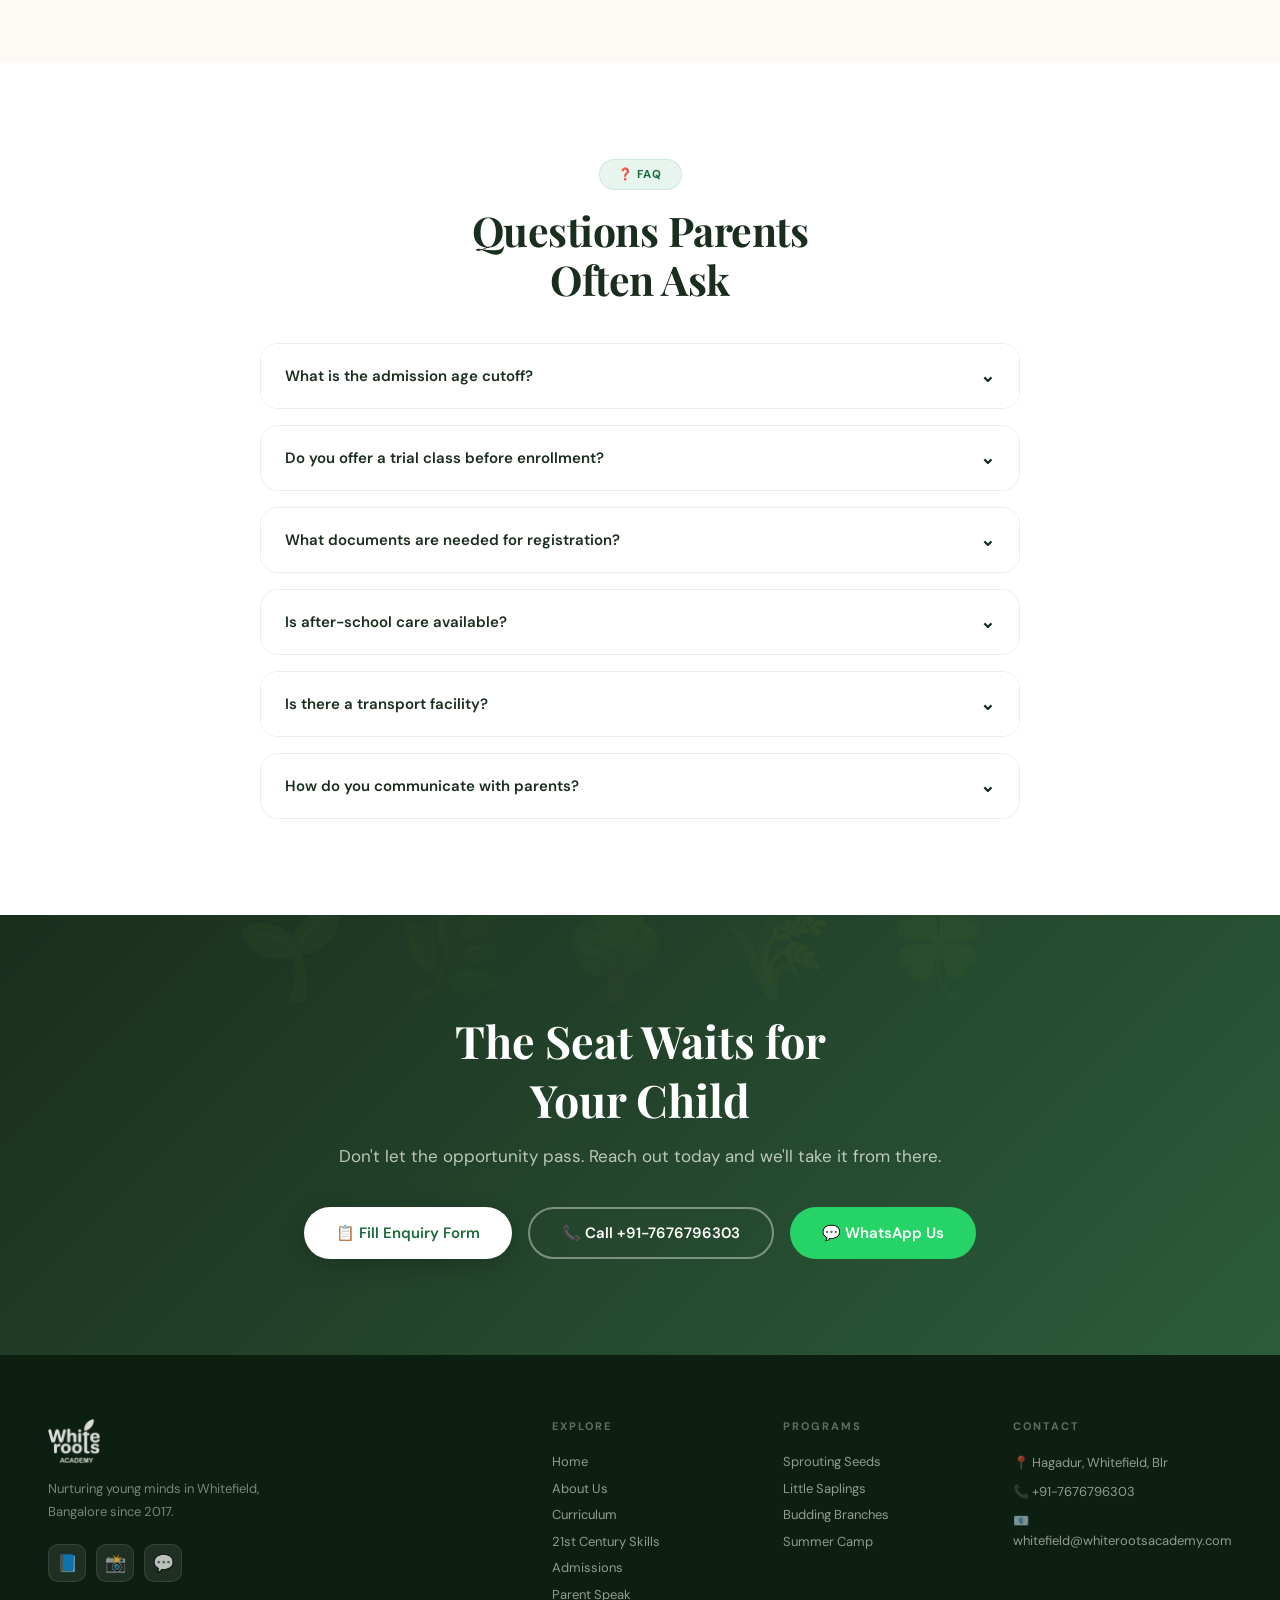
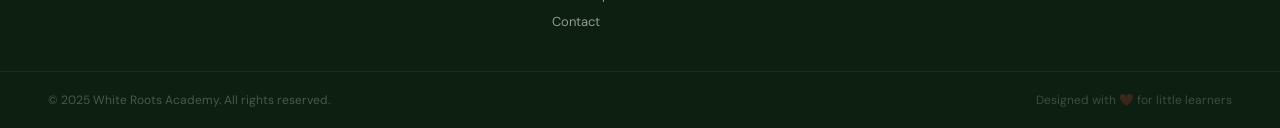
<file: admissions.html>
<!DOCTYPE html>
<html lang="en">
<head>
<meta charset="UTF-8">
<meta name="viewport" content="width=device-width, initial-scale=1.0">
<meta name="description" content="Admissions at White Roots Academy — Enroll for 2025-26. Learn about our programs, process, fee structure and book a school visit. Ages 2-5.">
<title>Admissions 2025–26 — White Roots Academy</title>
<link href="https://fonts.googleapis.com/css2?family=Playfair+Display:ital,wght@0,400;0,600;0,700;0,900;1,400&family=DM+Sans:wght@300;400;500;600;700&display=swap" rel="stylesheet">
<link rel="stylesheet" href="styles.css">
<style>
.page-hero { background:linear-gradient(135deg,#2d1a0a 0%,var(--orange) 55%,#f09040 100%); }

/* SEATS COUNTER */
.seats-bar {
  background:var(--orange-pale); border-radius:100px; padding:14px 28px;
  display:inline-flex; align-items:center; gap:14px; border:1px solid rgba(240,116,39,.2);
  margin-top:1.5rem;
}
.seats-track { flex:1; min-width:180px; height:10px; background:rgba(240,116,39,.15); border-radius:100px; overflow:hidden; }
.seats-fill { height:100%; border-radius:100px; background:linear-gradient(to right,var(--orange),#e05a10); width:70%; transition:width 1.5s ease 0.5s; }
.seats-label { font-size:13px; font-weight:700; color:var(--orange); white-space:nowrap; }

/* PROGRAMS SELECT */
.prog-select { background:#fff; }
.prog-select-grid { display:grid; grid-template-columns:repeat(3,1fr); gap:1.5rem; margin-top:2.5rem; }
.prog-card {
  border-radius:24px; padding:2.25rem; border:2px solid var(--border);
  cursor:pointer; transition:all .4s var(--bounce); text-align:center; position:relative;
}
.prog-card:hover, .prog-card.selected {
  border-color:var(--green); box-shadow:0 0 0 4px rgba(26,107,60,.1);
  transform:translateY(-6px);
}
.prog-card.selected::after {
  content:'✓'; position:absolute; top:-12px; right:-12px;
  width:30px; height:30px; border-radius:50%; background:var(--green); color:#fff;
  display:flex; align-items:center; justify-content:center; font-size:14px; font-weight:700;
  box-shadow:0 4px 12px rgba(26,107,60,.35);
}
.pc-icon { font-size:52px; display:block; margin-bottom:1rem; }
.pc-age {
  display:inline-block; padding:5px 14px; border-radius:100px;
  font-size:11px; font-weight:700; letter-spacing:1px; text-transform:uppercase;
  background:var(--green-pale); color:var(--green); margin-bottom:.875rem;
}
.prog-card:nth-child(2) .pc-age { background:var(--orange-pale); color:var(--orange); }
.prog-card:nth-child(3) .pc-age { background:var(--purple-pale); color:var(--purple); }
.pc-name { font-family:'Playfair Display',serif; font-size:1.35rem; color:var(--dark); margin-bottom:.5rem; }
.pc-desc { font-size:13.5px; color:var(--muted); line-height:1.7; margin-bottom:1.25rem; }
.pc-slots { display:flex; justify-content:center; align-items:center; gap:6px; font-size:13px; font-weight:700; }
.slot-dot { width:10px; height:10px; border-radius:50%; animation:blink 2s infinite; }
.slot-green { background:var(--green); }
.slot-orange { background:var(--orange); }

/* PROCESS STEPS */
.process { background:var(--cream); }
.steps-wrap { position:relative; margin-top:3rem; }
.steps-line { position:absolute; left:36px; top:0; bottom:0; width:2px; background:linear-gradient(to bottom, var(--green), var(--green-light), rgba(26,107,60,.1)); }
.step-item { display:flex; gap:2rem; margin-bottom:2.5rem; position:relative; z-index:1; }
.step-circle {
  width:72px; height:72px; border-radius:50%; flex-shrink:0;
  display:flex; align-items:center; justify-content:center; font-size:28px;
  border:3px solid #fff; box-shadow:0 4px 20px rgba(0,0,0,.1);
  transition:var(--transition); cursor:default;
}
.step-item:hover .step-circle { transform:scale(1.15) rotate(-5deg); }
.sc-1{background:linear-gradient(135deg,var(--green-pale),#b0e8c8)}
.sc-2{background:linear-gradient(135deg,var(--orange-pale),#ffd0a0)}
.sc-3{background:linear-gradient(135deg,var(--sky-pale),#b0dcf8)}
.sc-4{background:linear-gradient(135deg,var(--purple-pale),#d0b8ff)}
.sc-5{background:linear-gradient(135deg,var(--green-pale),#c8f0d8)}
.step-content { flex:1; padding-top:.875rem; }
.step-content h4 { font-size:1.1rem; font-weight:700; color:var(--dark); margin-bottom:.5rem; }
.step-content p { font-size:14px; color:var(--muted); line-height:1.75; margin-bottom:.875rem; }
.step-tag { display:inline-block; font-size:12px; font-weight:700; padding:5px 14px; border-radius:100px; }

/* FORM SECTION */
.form-section { background:#fff; }
.form-card {
  max-width:760px; margin:2.5rem auto 0;
  background:#fff; border-radius:28px; padding:3rem;
  box-shadow:var(--shadow-lg); border:1px solid var(--border);
}
.form-row { display:grid; grid-template-columns:1fr 1fr; gap:1.25rem; }
.form-group { display:flex; flex-direction:column; gap:.5rem; }
.form-group label { font-size:13px; font-weight:700; color:var(--dark); text-transform:uppercase; letter-spacing:.5px; }
.form-group input, .form-group select, .form-group textarea {
  padding:13px 18px; border-radius:14px; border:1.5px solid var(--border);
  font-size:14.5px; font-family:'DM Sans',sans-serif; color:var(--text);
  background:#fff; transition:var(--transition); outline:none;
}
.form-group input:focus, .form-group select:focus, .form-group textarea:focus {
  border-color:var(--green); box-shadow:0 0 0 4px rgba(26,107,60,.1);
}
.form-group textarea { min-height:100px; resize:vertical; }
.form-divider { border:none; border-top:1.5px solid var(--border); margin:1.5rem 0; }
.form-submit-area { text-align:center; }
.form-note { font-size:12px; color:var(--muted); margin-top:.875rem; }
#form-success {
  display:none; flex-direction:column; align-items:center; gap:1.25rem;
  text-align:center; padding:2rem;
}
#form-success .success-icon { font-size:80px; animation:popIn .6s var(--bounce); }
#form-success h3 { font-family:'Playfair Display',serif; font-size:1.8rem; color:var(--green); }
#form-success p { color:var(--muted); font-size:15px; max-width:380px; line-height:1.7; }

/* FEES */
.fees { background:var(--cream); }
.fees-grid { display:grid; grid-template-columns:repeat(3,1fr); gap:1.5rem; margin-top:2.5rem; }
.fee-card {
  background:#fff; border-radius:24px; padding:2.25rem;
  border:1px solid var(--border); transition:var(--transition); cursor:default;
  position:relative; overflow:hidden; text-align:center;
}
.fee-card::before { content:''; position:absolute; top:0; left:0; right:0; height:4px; }
.fc-gr::before { background:linear-gradient(to right,var(--green),var(--green-light)); }
.fc-or::before { background:linear-gradient(to right,var(--orange),var(--orange-light)); }
.fc-pu::before { background:linear-gradient(to right,var(--purple),#a87aff); }
.fee-card:hover { transform:translateY(-8px); box-shadow:var(--shadow-lg); }
.fee-prog-name { font-size:11px; font-weight:800; letter-spacing:1.5px; text-transform:uppercase; color:var(--muted); margin-bottom:.625rem; }
.fee-amount { font-family:'Playfair Display',serif; font-size:2.5rem; font-weight:900; color:var(--dark); line-height:1; margin-bottom:.25rem; }
.fee-period { font-size:13px; color:var(--muted); }
.fee-includes { display:flex; flex-direction:column; gap:.625rem; margin:1.5rem 0; }
.fi { display:flex; align-items:center; gap:10px; font-size:13.5px; color:var(--text); }
.fi::before { content:'✓'; width:20px; height:20px; border-radius:6px; background:var(--green-pale); color:var(--green); display:flex; align-items:center; justify-content:center; font-size:11px; font-weight:700; flex-shrink:0; }
.fee-note { font-size:12px; color:var(--muted); margin-top:1.5rem; border-top:1px solid var(--border); padding-top:1rem; }

/* FAQs */
.faqs { background:#fff; }
.faq-list { max-width:760px; margin:2.5rem auto 0; display:flex; flex-direction:column; gap:1rem; }
.faq-item { border-radius:18px; border:1px solid var(--border); overflow:hidden; }
.faq-q {
  padding:1.25rem 1.5rem; font-size:15px; font-weight:600; color:var(--dark);
  cursor:pointer; display:flex; justify-content:space-between; align-items:center;
  background:#fff; transition:var(--transition);
}
.faq-q:hover { background:var(--cream); }
.faq-arrow { font-size:18px; transition:transform .3s; }
.faq-item.open .faq-arrow { transform:rotate(180deg); }
.faq-a { padding:0 1.5rem; max-height:0; overflow:hidden; transition:all .35s ease; font-size:14px; color:var(--muted); line-height:1.8; }
.faq-item.open .faq-a { max-height:200px; padding:0 1.5rem 1.25rem; }

@media(max-width:1024px){
  .prog-select-grid{grid-template-columns:1fr; gap:1.5rem;}
  .form-row{grid-template-columns:1fr}
  .fees-grid{grid-template-columns:1fr; gap:1.5rem;}
  .steps-line{display:none}
}
@media(max-width:768px){
  .form-card { padding: 1.5rem; }
  .fee-card { padding: 1.5rem; }
}
@media(max-width:576px){
  .step-item { gap: 1rem; margin-bottom: 2rem; }
  .step-circle { width: 52px; height: 52px; font-size: 22px; }
  .step-content { padding-top: 0.5rem; }
  .faq-q { padding: 1rem; font-size: 14px; }
  .faq-a { padding: 0 1rem; }
  .faq-item.open .faq-a { padding: 1rem; }
}
@media(max-width:480px){
  .seats-bar {
    display: flex;
    flex-direction: column;
    padding: 1rem;
    border-radius: 18px;
    align-items: stretch;
    gap: 8px;
    width: 100%;
  }
  .seats-track {
    min-width: auto;
    width: 100%;
  }
}
</style>
</head>
<body>

<nav class="nav" id="main-nav">
  <a href="index.html" class="nav-logo">
    <div class="nav-logo-img-real"><img src="logo/logo.png" alt="White Roots Academy" class="nav-logo-real-img" /></div>
  </a>
  <ul class="nav-links">
    <li><a href="index.html">Home</a></li><li><a href="about.html">About Us</a></li>
    <li><a href="curriculum.html">Curriculum</a></li><li><a href="skills.html">21st Century Skills</a></li>
    <li><a href="admissions.html" class="active">Admissions</a></li>
    <li><a href="parents.html">Parent Speak</a></li><li><a href="contact.html">Contact</a></li>
  </ul>
  <button class="nav-cta" onclick="window.location.href='#enquiry-form'"><span class="cta-dot"></span> Enquire Now</button>
  <button class="nav-hamburger" aria-label="Menu"><span></span><span></span><span></span></button>
</nav>
<div class="nav-mobile">
  <a href="index.html">🏠 Home</a><a href="about.html">🌿 About Us</a>
  <a href="curriculum.html">📚 Curriculum</a><a href="skills.html">⚡ 21st Century Skills</a>
  <a href="admissions.html" class="active">📋 Admissions</a>
  <a href="parents.html">💬 Parent Speak</a><a href="contact.html">📍 Contact</a>
  <button class="nav-cta btn" onclick="window.location.href='#enquiry-form'">Enquire Now →</button>
</div>

<!-- HERO -->
<div class="page-hero" style="min-height:480px">
  <div class="particles-wrap"></div>
  <div class="hero-text">
    <div class="page-breadcrumb"><a href="index.html">Home</a><span class="sep">›</span><span class="current">Admissions</span></div>
    <h1>Join the White Roots<br><em>Family</em> for 2025–26</h1>
    <p class="hero-sub">Every great journey begins with a single step. Begin your child's lifelong love for learning at White Roots Academy — a warm, nurturing home where they will truly bloom.</p>
    <div class="hero-pills">
      <div class="hero-pill">📅 2025–26 Open</div>
      <div class="hero-pill">⚡ Seats Filling Fast</div>
      <div class="hero-pill">📞 Quick Response</div>
    </div>
    <div class="seats-bar">
      <span class="seats-label">⚡ Seats Available</span>
      <div class="seats-track"><div class="seats-fill" style="width:70%"></div></div>
      <span class="seats-label">30% Remaining</span>
    </div>
  </div>
  <div style="position:relative;z-index:2;display:flex;flex-direction:column;gap:1rem">
    <div style="background:rgba(255,255,255,.12);border-radius:24px;padding:2rem;border:1px solid rgba(255,255,255,.2);backdrop-filter:blur(10px);max-width:320px">
      <p style="color:rgba(255,255,255,.6);font-size:11px;font-weight:700;letter-spacing:2px;text-transform:uppercase;margin-bottom:1.25rem">Quick Stats</p>
      <div style="display:flex;flex-direction:column;gap:1rem">
        <div style="display:flex;justify-content:space-between;align-items:center;border-bottom:1px solid rgba(255,255,255,.1);padding-bottom:.875rem"><span style="color:rgba(255,255,255,.7);font-size:14px">Age of Entry</span><span style="color:#fff;font-weight:700">2–5 Years</span></div>
        <div style="display:flex;justify-content:space-between;align-items:center;border-bottom:1px solid rgba(255,255,255,.1);padding-bottom:.875rem"><span style="color:rgba(255,255,255,.7);font-size:14px">Batch Size</span><span style="color:#fff;font-weight:700">Max 15 Kids</span></div>
        <div style="display:flex;justify-content:space-between;align-items:center;border-bottom:1px solid rgba(255,255,255,.1);padding-bottom:.875rem"><span style="color:rgba(255,255,255,.7);font-size:14px">Class Timings</span><span style="color:#fff;font-weight:700">9 AM–1 PM</span></div>
        <div style="display:flex;justify-content:space-between;align-items:center"><span style="color:rgba(255,255,255,.7);font-size:14px">Response Time</span><span style="color:var(--yellow);font-weight:700">Within 4 Hours</span></div>
      </div>
    </div>
    <a href="#enquiry-form" class="btn btn-white" style="text-align:center;justify-content:center">📋 Fill Enquiry Form →</a>
  </div>
</div>

<!-- PROGRAMS SELECT -->
<section class="prog-select">
  <div style="text-align:center;margin-bottom:.5rem">
    <div class="section-tag" style="display:inline-flex">🌱 Choose Program</div>
    <h2 class="section-title reveal">Which Program Is<br>Right for Your Child?</h2>
    <p class="section-sub reveal" style="max-width:480px;margin:.5rem auto 0">Click on the program to select it — the enquiry form below will auto-fill.</p>
  </div>
  <div class="prog-select-grid">
    <div class="prog-card reveal rd1" onclick="selectProg(this)">
      <span class="pc-icon">🌱</span>
      <div class="pc-age">Ages 2–3</div>
      <div class="pc-name">Sprouting Seeds</div>
      <p class="pc-desc">Sensory-rich, play-based program for toddlers making their first school experience a joyful, warm adventure.</p>
      <div class="pc-slots"><span class="slot-dot slot-green"></span><span style="color:var(--green);font-size:13px;font-weight:700">5 Seats Remaining</span></div>
    </div>
    <div class="prog-card reveal rd2" onclick="selectProg(this)">
      <span class="pc-icon">🌿</span>
      <div class="pc-age">Ages 3–4</div>
      <div class="pc-name">Little Saplings</div>
      <p class="pc-desc">Building independence, creativity, and social confidence through structured yet joyful daily explorations.</p>
      <div class="pc-slots"><span class="slot-dot slot-orange"></span><span style="color:var(--orange);font-size:13px;font-weight:700">3 Seats Remaining</span></div>
    </div>
    <div class="prog-card reveal rd3" onclick="selectProg(this)">
      <span class="pc-icon">🌳</span>
      <div class="pc-age">Ages 4–5</div>
      <div class="pc-name">Budding Branches</div>
      <p class="pc-desc">Comprehensive school readiness with literacy, numeracy, and all 21st century skills for confident Grade 1 entry.</p>
      <div class="pc-slots"><span class="slot-dot slot-green"></span><span style="color:var(--green);font-size:13px;font-weight:700">7 Seats Remaining</span></div>
    </div>
  </div>
</section>

<!-- ADMISSION PROCESS -->
<section class="process">
  <div style="text-align:center;margin-bottom:2.5rem">
    <div class="section-tag" style="display:inline-flex">🗺️ The Journey</div>
    <h2 class="section-title reveal">Simple, Warm Admission<br><em>Process</em></h2>
    <p class="section-sub reveal" style="max-width:460px;margin:.5rem auto 0">We've made admissions as simple and welcoming as our school itself. Here's how it works.</p>
  </div>
  <div class="steps-wrap" style="max-width:720px;margin:3rem auto 0">
    <div class="steps-line"></div>
    <div class="step-item reveal rd1"><div class="step-circle sc-1">📝</div><div class="step-content"><h4>Step 1: Fill the Enquiry Form</h4><p>Complete the form below or call us directly. Our admissions team will reach out within 4 working hours to answer every question.</p><span class="step-tag" style="background:var(--green-pale);color:var(--green)">⏱ 5 Minutes</span></div></div>
    <div class="step-item reveal rd2"><div class="step-circle sc-2">🏫</div><div class="step-content"><h4>Step 2: Campus Visit & Orientation</h4><p>Come experience the magic of White Roots firsthand. Meet teachers, explore classrooms, and let your child spend a morning with us.</p><span class="step-tag" style="background:var(--orange-pale);color:var(--orange)">📅 Within 3 Days</span></div></div>
    <div class="step-item reveal rd3"><div class="step-circle sc-3">💬</div><div class="step-content"><h4>Step 3: Parent–Principal Conversation</h4><p>A warm one-on-one conversation with our Principal to understand your child's unique needs and how we can best support their journey.</p><span class="step-tag" style="background:var(--sky-pale);color:#2a8aaa)">⏱ 30 Minutes</span></div></div>
    <div class="step-item reveal rd4"><div class="step-circle sc-4">📋</div><div class="step-content"><h4>Step 4: Complete Registration</h4><p>Fill the simple one-page registration form and bring one recent photo of your child. That's all — we've kept it stress-free and paperless as much as possible!</p><span class="step-tag" style="background:var(--purple-pale);color:var(--purple)">✅ Super Simple</span></div></div>
    <div class="step-item reveal rd5"><div class="step-circle sc-5">🎉</div><div class="step-content"><h4>Step 5: Welcome to White Roots!</h4><p>Your child receives their personalized welcome kit, name tag, and their journey begins! We handle the transition with warmth and care.</p><span class="step-tag" style="background:var(--green-pale);color:var(--green)">🌱 First Day Magic</span></div></div>
  </div>
</section>

<!-- ENQUIRY FORM -->
<section class="form-section" id="enquiry-form">
  <div style="text-align:center;margin-bottom:1rem">
    <div class="section-tag green" style="display:inline-flex">📋 Enquire Now</div>
    <h2 class="section-title reveal">Begin Your Child's<br><em>Journey</em> Today</h2>
    <p class="section-sub reveal" style="max-width:460px;margin:.5rem auto 0">Fill this short form and we'll get back to you within 4 hours — we promise!</p>
  </div>
  <div class="form-card">
    <form id="form-content"
          action="https://formspree.io/f/xdavpjvo"
          method="POST"
          onsubmit="return handleAdmissionSubmit(event)">
      <input type="hidden" name="_subject" value="New Admission Enquiry — White Roots Academy" />
      <h3 style="font-family:'Playfair Display',serif;font-size:1.4rem;color:var(--dark);margin-bottom:1.75rem">Admission Enquiry <span style="font-size:.875rem;color:var(--muted);font-family:'DM Sans',sans-serif;font-weight:400">— 2025–26</span></h3>
      <div class="form-row" style="margin-bottom:1.25rem">
        <div class="form-group"><label>Parent / Guardian Name *</label><input type="text" name="parent_name" placeholder="Your full name" required /></div>
        <div class="form-group"><label>Child's Name *</label><input type="text" name="child_name" placeholder="Child's first name" required /></div>
      </div>
      <div class="form-row" style="margin-bottom:1.25rem">
        <div class="form-group"><label>Child's Age *</label><input type="text" name="child_age" placeholder="e.g., 3 years 2 months" required /></div>
        <div class="form-group"><label>Program Interest *</label>
          <select name="program" required>
            <option value="">— Select a Program —</option>
            <option value="Sprouting Seeds (Ages 2–3)">🌱 Sprouting Seeds (Ages 2–3)</option>
            <option value="Little Saplings (Ages 3–4)">🌿 Little Saplings (Ages 3–4)</option>
            <option value="Budding Branches (Ages 4–5)">🌳 Budding Branches (Ages 4–5)</option>
          </select>
        </div>
      </div>
      <div class="form-row" style="margin-bottom:1.25rem">
        <div class="form-group"><label>Mobile Number *</label><input type="tel" name="mobile" placeholder="+91 00000 00000" required /></div>
        <div class="form-group"><label>Email Address</label><input type="email" name="email" placeholder="your@email.com" /></div>
      </div>
      <div class="form-group" style="margin-bottom:1.75rem"><label>Any Questions for Us?</label><textarea name="message" placeholder="Ask us anything — timing, curriculum, fees, or anything else on your mind!"></textarea></div>
      <!-- Formspree honeypot anti-spam -->
      <input type="text" name="_gotcha" style="display:none">
      <hr class="form-divider">
      <div class="form-submit-area">
        <button type="submit" class="btn btn-primary" style="font-size:16px;padding:16px 44px">Send My Enquiry 🚀</button>
        <p class="form-note">🔒 Your information is completely private. We never share your data.<br>⏱ We typically respond within 4 working hours.</p>
      </div>
    </form>
    <div id="form-success">
      <div class="success-icon">🎉</div>
      <h3>Enquiry Sent Successfully!</h3>
      <p>Thank you! Our admissions team will reach out to you within 4 working hours. We're so excited to welcome your family to White Roots!</p>
      <a href="index.html" class="btn btn-green">← Back to Home</a>
    </div>
  </div>
</section>

<!-- FEES -->
<section class="fees">
  <div style="text-align:center;margin-bottom:2.5rem">
    <div class="section-tag" style="display:inline-flex">💰 Fee Structure</div>
    <h2 class="section-title reveal">Transparent &amp; Thoughtful<br><em>Fee Structure</em></h2>
    <p class="section-sub reveal" style="max-width:480px;margin:.5rem auto 0">Quality early childhood education that's genuinely accessible. No hidden charges, ever.</p>
  </div>
  <div class="fees-grid">
    <div class="fee-card fc-gr reveal rd1">
      <div class="fee-prog-name">Sprouting Seeds · Ages 2–3</div>
      <div class="fee-amount">₹45,000</div>
      <div class="fee-period">per annum · includes all materials</div>
      <div class="fee-includes">
        <div class="fi">Play-based full curriculum</div>
        <div class="fi">Art supplies & materials</div>
        <div class="fi">Daily snacks</div>
        <div class="fi">Monthly progress report</div>
        <div class="fi">Parent-teacher meets</div>
      </div>
      <a href="#enquiry-form" class="btn btn-green" style="width:100%;justify-content:center">Enquire Now →</a>
      <p class="fee-note">Registration: ₹5,000 (one-time) · Refundable deposit: ₹10,000</p>
    </div>
    <div class="fee-card fc-or reveal rd2">
      <div class="fee-prog-name">Little Saplings · Ages 3–4</div>
      <div class="fee-amount">₹50,000</div>
      <div class="fee-period">per annum · includes all materials</div>
      <div class="fee-includes">
        <div class="fi">Full holistic curriculum</div>
        <div class="fi">Art, music & drama</div>
        <div class="fi">Daily healthy snacks</div>
        <div class="fi">Detailed growth reports</div>
        <div class="fi">Workshop participation</div>
        <div class="fi">Year-end showcase</div>
      </div>
      <a href="#enquiry-form" class="btn btn-primary" style="width:100%;justify-content:center">Enquire Now →</a>
      <p class="fee-note">Registration: ₹5,000 (one-time) · Refundable deposit: ₹10,000</p>
    </div>
    <div class="fee-card fc-pu reveal rd3">
      <div class="fee-prog-name">Budding Branches · Ages 4–5</div>
      <div class="fee-amount">₹55,000</div>
      <div class="fee-period">per annum · includes all materials</div>
      <div class="fee-includes">
        <div class="fi">School-readiness curriculum</div>
        <div class="fi">21st century skills program</div>
        <div class="fi">STEM & science activities</div>
        <div class="fi">Portfolio-based assessment</div>
        <div class="fi">Grade 1 bridge program</div>
        <div class="fi">Year-end graduation</div>
      </div>
      <a href="#enquiry-form" class="btn" style="background:var(--purple);color:#fff;width:100%;justify-content:center">Enquire Now →</a>
      <p class="fee-note">Registration: ₹5,000 (one-time) · Refundable deposit: ₹10,000</p>
    </div>
  </div>
  <p style="text-align:center;font-size:13px;color:var(--muted);margin-top:2rem">💡 Sibling discounts available. Payment plans (quarterly/half-yearly) offered. Contact us for details.</p>
</section>

<!-- FAQs -->
<section class="faqs">
  <div style="text-align:center;margin-bottom:2.5rem">
    <div class="section-tag green" style="display:inline-flex">❓ FAQ</div>
    <h2 class="section-title reveal">Questions Parents<br>Often Ask</h2>
  </div>
  <div class="faq-list" id="faq-list">
    <div class="faq-item"><div class="faq-q">What is the admission age cutoff? <span class="faq-arrow">⌄</span></div><div class="faq-a">Children must be 2 years old by June 1, 2025 for Sprouting Seeds; 3 years for Little Saplings; and 4 years for Budding Branches. We do consider children who are close to the age on a case-by-case basis.</div></div>
    <div class="faq-item"><div class="faq-q">Do you offer a trial class before enrollment? <span class="faq-arrow">⌄</span></div><div class="faq-a">Absolutely! We invite all families for a 2-hour complimentary trial morning where your child can experience the classroom, meet teachers, and you can observe the environment firsthand. This is part of our campus visit process.</div></div>
    <div class="faq-item"><div class="faq-q">What documents are needed for registration? <span class="faq-arrow">⌄</span></div><div class="faq-a">Just three things: child's birth certificate (original + copy), one recent passport-size photograph of the child, and the completed registration form. We keep it simple — no stress!</div></div>
    <div class="faq-item"><div class="faq-q">Is after-school care available? <span class="faq-arrow">⌄</span></div><div class="faq-a">Yes! We offer after-school care from 1 PM to 6 PM with supervised free play, creative activities, and a healthy snack. This can be added to any of our programs at an additional fee of ₹12,000/annum.</div></div>
    <div class="faq-item"><div class="faq-q">Is there a transport facility? <span class="faq-arrow">⌄</span></div><div class="faq-a">We currently do not have school transport. However, we are happy to connect you with trusted third-party school cab services used by many of our families in the Whitefield area.</div></div>
    <div class="faq-item"><div class="faq-q">How do you communicate with parents? <span class="faq-arrow">⌄</span></div><div class="faq-a">We use a dedicated parent communication app for daily updates, photos, and learning highlights. Monthly written progress reports, termly parent-teacher conferences, and regular parent workshops keep you deeply connected to your child's journey.</div></div>
  </div>
</section>

<div class="cta-section">
  <h2>The Seat Waits for<br>Your Child</h2>
  <p>Don't let the opportunity pass. Reach out today and we'll take it from there.</p>
  <div class="cta-btns">
    <a href="#enquiry-form" class="btn btn-white">📋 Fill Enquiry Form</a>
    <a href="tel:+917676796303" class="btn btn-outline-white">📞 Call +91-7676796303</a>
    <a href="https://wa.me/917676796303" target="_blank" class="btn" style="background:#25d366;color:#fff">💬 WhatsApp Us</a>
  </div>
</div>

<footer>
  <div class="footer-brand">
    <div class="footer-logo"><div class="footer-logo-img-real"><img src="logo/logo.png" alt="White Roots Academy" class="footer-logo-real-img" /></div></div>
    <p>Nurturing young minds in Whitefield, Bangalore since 2017.</p>
    <div class="footer-social"><a href="https://www.facebook.com/WhiteRootsAcademy/" target="_blank" title="Facebook">📘</a><a href="https://www.instagram.com/whiterootsacademy/" target="_blank" title="Instagram">📸</a><a href="https://wa.me/917676796303" target="_blank" title="WhatsApp">💬</a></div>
  </div>
  <div class="footer-col"><h4>Explore</h4><a href="index.html">Home</a><a href="about.html">About Us</a><a href="curriculum.html">Curriculum</a><a href="skills.html">21st Century Skills</a><a href="admissions.html">Admissions</a><a href="parents.html">Parent Speak</a><a href="contact.html">Contact</a></div>
  <div class="footer-col"><h4>Programs</h4><a href="curriculum.html">Sprouting Seeds</a><a href="curriculum.html">Little Saplings</a><a href="curriculum.html">Budding Branches</a><a href="curriculum.html">Summer Camp</a></div>
  <div class="footer-col"><h4>Contact</h4><div class="footer-contact-item">📍 Hagadur, Whitefield, Blr</div><div class="footer-contact-item">📞 +91-7676796303</div><div class="footer-contact-item">📧 whitefield@whiterootsacademy.com</div></div>
</footer>
<div class="footer-bottom"><p>© 2025 White Roots Academy. All rights reserved.</p><p style="color:rgba(255,255,255,.2)">Designed with ❤️ for little learners</p></div>

<button class="wa-btn" onclick="window.open('https://wa.me/917676796303','_blank')" aria-label="WhatsApp"><div class="wa-pulse"></div>💬</button>
<script src="main.js"></script>
<script>
// FAQ accordion
document.querySelectorAll('.faq-q').forEach(q => {
  q.addEventListener('click', () => {
    const item = q.parentElement;
    const isOpen = item.classList.contains('open');
    document.querySelectorAll('.faq-item').forEach(i => i.classList.remove('open'));
    if (!isOpen) item.classList.add('open');
  });
});

// Program card selection — auto-fills the select dropdown
function selectProg(el) {
  document.querySelectorAll('.prog-card').forEach(c => c.classList.remove('selected'));
  el.classList.add('selected');
  const name = el.querySelector('.pc-name').textContent.trim();
  const sel = document.querySelector('[name="program"]');
  if (sel) {
    for (let opt of sel.options) { if (opt.text.includes(name.split(' ')[0])) { sel.value = opt.value; break; } }
  }
  document.getElementById('enquiry-form').scrollIntoView({ behavior: 'smooth', block: 'start' });
}

// Formspree async submit
async function handleAdmissionSubmit(e) {
  e.preventDefault();
  const form = e.target;
  const btn = form.querySelector('[type=submit]');
  btn.textContent = 'Sending…';
  btn.disabled = true;
  try {
    const data = new FormData(form);
    const res = await fetch('https://formspree.io/f/xdavpjvo', { method: 'POST', body: data, headers: { Accept: 'application/json' } });
    if (res.ok) {
      form.style.display = 'none';
      const success = document.getElementById('form-success');
      success.style.display = 'flex';
    } else {
      const json = await res.json().catch(() => ({}));
      const msg = (json.errors && json.errors.map(e => e.message).join(', ')) || json.error || 'Unknown error';
      console.error('Formspree error:', msg, json);
      btn.textContent = 'Send My Enquiry 🚀';
      btn.disabled = false;
      alert('Submission failed: ' + msg + '\n\nOr call us on +91-7676796303.');
    }
  } catch(err) {
    btn.textContent = 'Send My Enquiry 🚀';
    btn.disabled = false;
    alert('Network error. Please call us on +91-7676796303.');
  }
  return false;
}
</script>
</body>
</html>
</file>
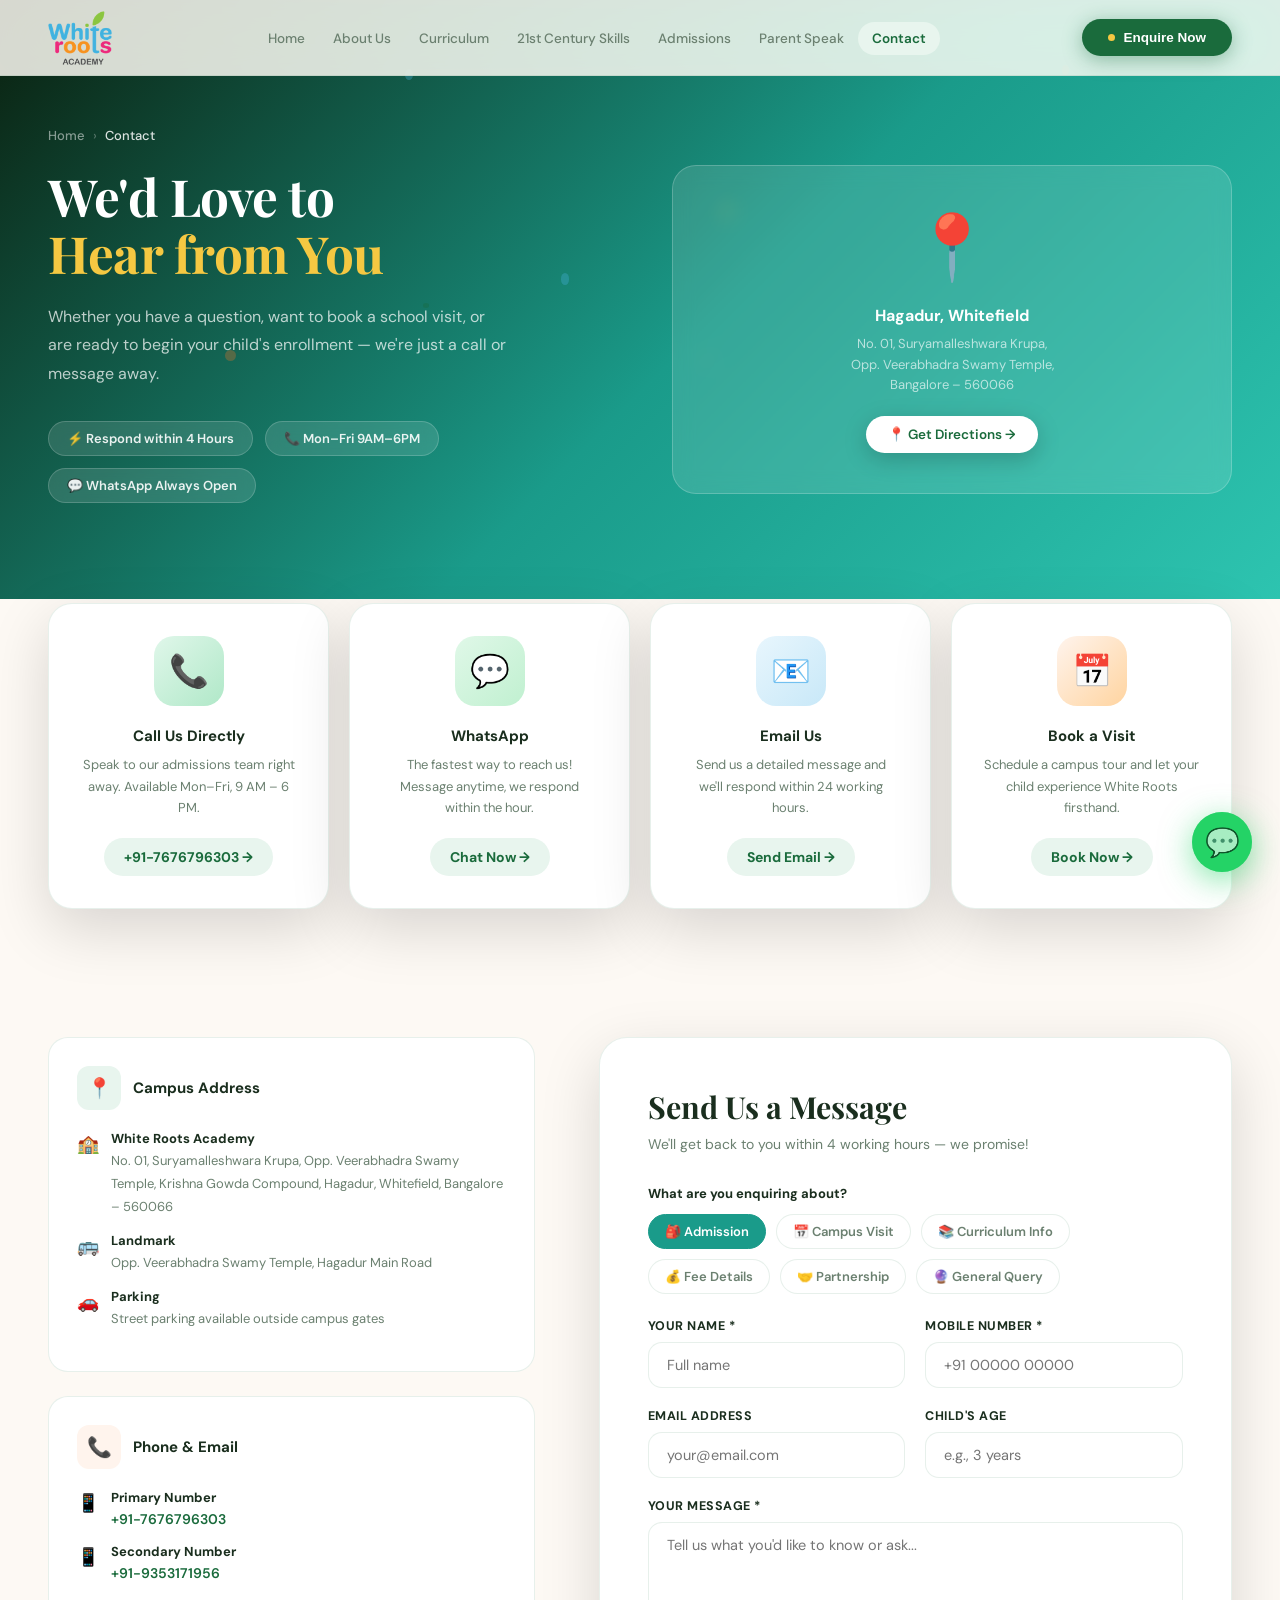
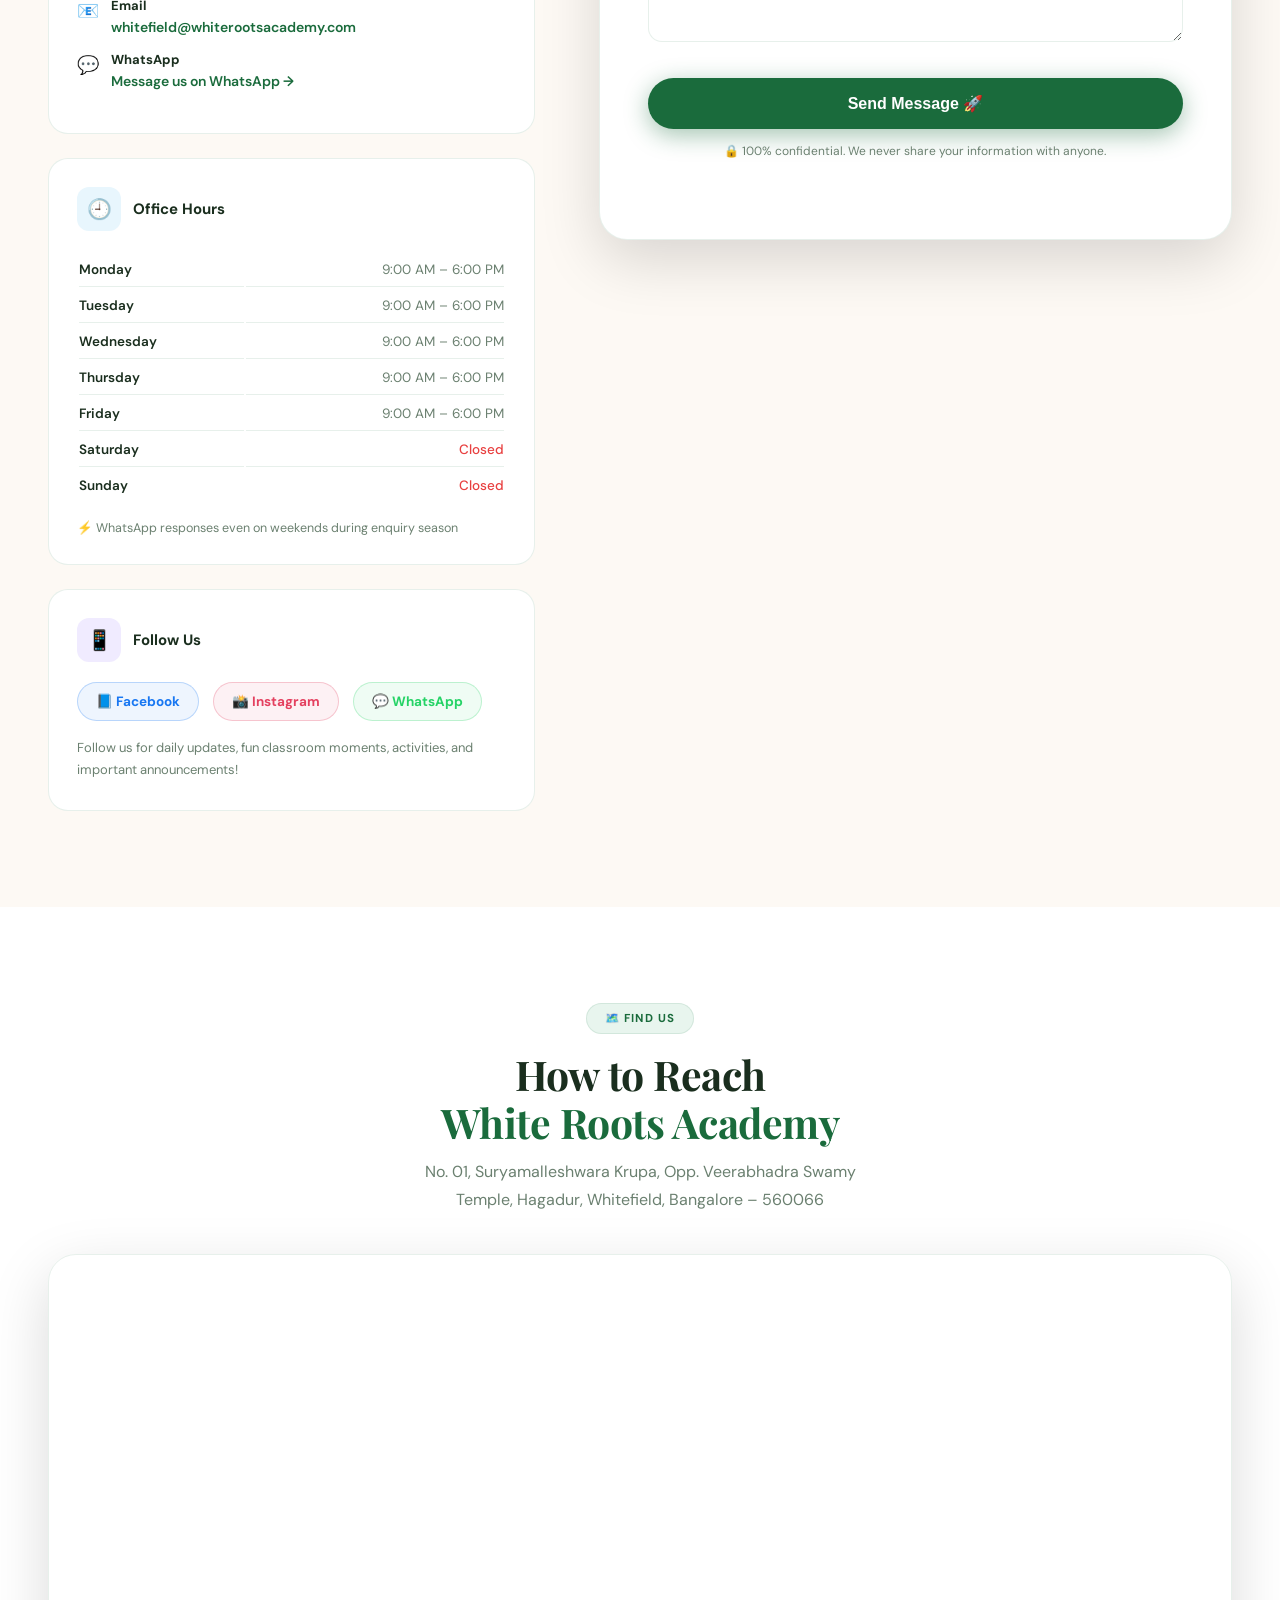
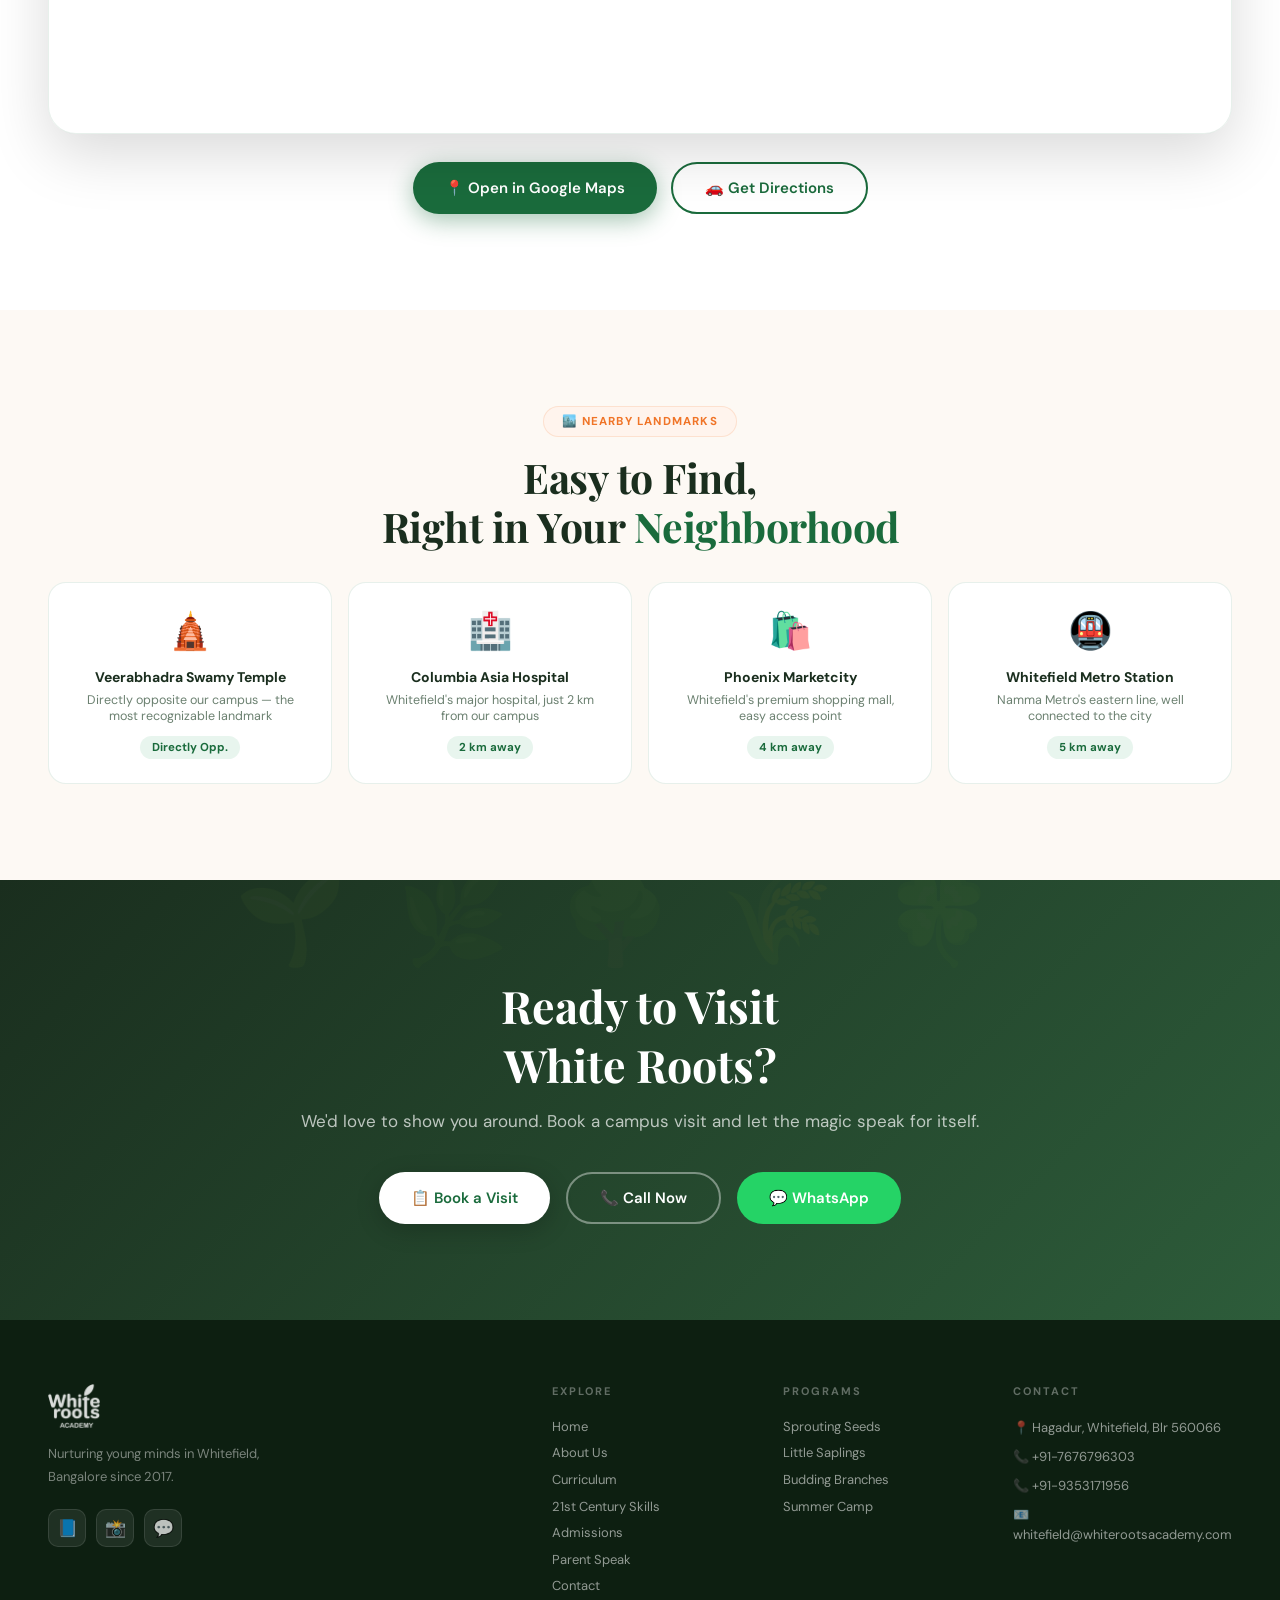
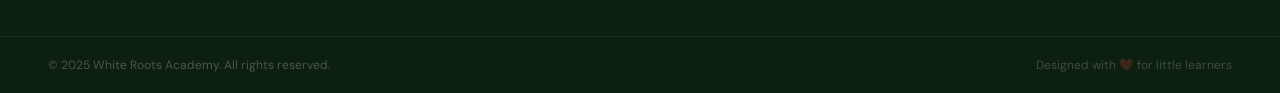
<file: contact.html>
<!DOCTYPE html>
<html lang="en">
<head>
<meta charset="UTF-8">
<meta name="viewport" content="width=device-width, initial-scale=1.0">
<meta name="description" content="Contact White Roots Academy — Call, WhatsApp, email or visit us in Whitefield, Bangalore. Book a school visit. Admissions 2025-26 open.">
<title>Contact Us — White Roots Academy</title>
<link href="https://fonts.googleapis.com/css2?family=Playfair+Display:ital,wght@0,400;0,600;0,700;0,900;1,400&family=DM+Sans:wght@300;400;500;600;700&display=swap" rel="stylesheet">
<link rel="stylesheet" href="styles.css">
<style>
.page-hero { background:linear-gradient(135deg,#0a1f0d 0%,var(--teal) 55%,#2dc4b0 100%); min-height:420px !important; align-items:center; }
.page-hero h1 { font-size:clamp(2rem,4vw,3.2rem); }

/* CONTACT CARDS */
.contact-cards { background:var(--cream); }
.cc-grid { display:grid; grid-template-columns:repeat(4,1fr); gap:1.25rem; margin-top:-60px; position:relative; z-index:10; }
.cc-card {
  background:#fff; border-radius:24px; padding:2rem; text-align:center;
  box-shadow:var(--shadow-lg); border:1px solid var(--border);
  transition:all .4s var(--bounce); cursor:default;
}
.cc-card:hover { transform:translateY(-10px); box-shadow:0 24px 70px rgba(0,0,0,.15); }
.cc-icon {
  width:70px; height:70px; border-radius:20px; margin:0 auto 1.25rem;
  display:flex; align-items:center; justify-content:center; font-size:32px;
  transition:transform .4s var(--bounce);
}
.cc-card:hover .cc-icon { transform:scale(1.15) rotate(-8deg); }
.cc-1 .cc-icon { background:linear-gradient(135deg,#e0f7ea,#b0e8c8); }
.cc-2 .cc-icon { background:linear-gradient(135deg,#e0f8e8,#c0f0d0); }
.cc-3 .cc-icon { background:linear-gradient(135deg,var(--sky-pale),#c8e8f8); }
.cc-4 .cc-icon { background:linear-gradient(135deg,var(--orange-pale),#ffd4a0); }
.cc-card h3 { font-size:15px; font-weight:700; color:var(--dark); margin-bottom:.5rem; }
.cc-card p { font-size:13px; color:var(--muted); line-height:1.65; margin-bottom:1.25rem; }
.cc-action {
  display:inline-flex; align-items:center; gap:7px; font-size:14px; font-weight:700;
  color:var(--green); padding:10px 20px; border-radius:100px; background:var(--green-pale);
  transition:var(--transition); border:none; cursor:pointer; text-decoration:none;
}
.cc-action:hover { background:var(--green); color:#fff; }

/* CONTACT MAIN */
.contact-main { background:var(--cream); padding-top:2rem; }
.contact-grid { display:grid; grid-template-columns:1fr 1.3fr; gap:4rem; align-items:start; }

/* LEFT — Info Panel */
.info-panel { display:flex; flex-direction:column; gap:1.5rem; }
.info-card {
  background:#fff; border-radius:20px; padding:1.75rem;
  border:1px solid var(--border); transition:var(--transition);
}
.info-card:hover { box-shadow:var(--shadow-md); transform:translateX(6px); }
.info-card-header { display:flex; align-items:center; gap:12px; margin-bottom:1.25rem; }
.ic-icon { width:44px; height:44px; border-radius:12px; display:flex; align-items:center; justify-content:center; font-size:20px; }
.ic-gr { background:var(--green-pale); }
.ic-or { background:var(--orange-pale); }
.ic-sk { background:var(--sky-pale); }
.info-card-header h4 { font-size:15px; font-weight:700; color:var(--dark); }
.contact-detail { display:flex; align-items:flex-start; gap:12px; margin-bottom:.875rem; }
.cd-icon { font-size:18px; flex-shrink:0; margin-top:2px; }
.cd-text strong { display:block; font-size:13px; font-weight:700; color:var(--dark); margin-bottom:2px; }
.cd-text span { font-size:13px; color:var(--muted); line-height:1.6; }
.cd-link { font-size:14px; font-weight:600; color:var(--green); transition:color .2s; }
.cd-link:hover { color:var(--green-light); }

/* SOCIAL ROW */
.social-row { display:flex; gap:.875rem; flex-wrap:wrap; }
.soc-btn {
  display:flex; align-items:center; gap:8px; padding:10px 18px; border-radius:100px;
  font-size:13.5px; font-weight:700; transition:var(--transition);
  border:1.5px solid; text-decoration:none; cursor:pointer;
}
.soc-fb { color:#1877f2; border-color:rgba(24,119,242,.25); background:rgba(24,119,242,.07); }
.soc-fb:hover { background:#1877f2; color:#fff; border-color:#1877f2; }
.soc-ig { color:#e4405f; border-color:rgba(228,64,95,.25); background:rgba(228,64,95,.07); }
.soc-ig:hover { background:#e4405f; color:#fff; border-color:#e4405f; }
.soc-wa { color:#25d366; border-color:rgba(37,211,102,.25); background:rgba(37,211,102,.07); }
.soc-wa:hover { background:#25d366; color:#fff; border-color:#25d366; }
.soc-yt { color:#ff0000; border-color:rgba(255,0,0,.25); background:rgba(255,0,0,.07); }
.soc-yt:hover { background:#ff0000; color:#fff; border-color:#ff0000; }

/* TIMINGS TABLE */
.timings-table { width:100%; }
.timings-table tr td { padding:8px 0; font-size:13.5px; border-bottom:1px solid var(--border); }
.timings-table tr:last-child td { border:none; }
.timings-table tr td:first-child { font-weight:600; color:var(--dark); }
.timings-table tr td:last-child { color:var(--muted); text-align:right; }
.timings-table .closed td:last-child { color:var(--red) !important; font-weight:500; }

/* RIGHT — Contact Form */
.contact-form-card {
  background:#fff; border-radius:28px; padding:3rem;
  box-shadow:var(--shadow-lg); border:1px solid var(--border);
}
.contact-form-card h2 { font-family:'Playfair Display',serif; font-size:1.9rem; color:var(--dark); margin-bottom:.5rem; }
.contact-form-card p { color:var(--muted); font-size:14px; margin-bottom:2rem; }
.cform-group { display:flex; flex-direction:column; gap:.5rem; margin-bottom:1.25rem; }
.cform-group label { font-size:12.5px; font-weight:700; color:var(--dark); text-transform:uppercase; letter-spacing:.5px; }
.cform-group input, .cform-group select, .cform-group textarea {
  padding:13px 18px; border-radius:14px; border:1.5px solid var(--border);
  font-size:14.5px; font-family:'DM Sans',sans-serif; color:var(--text);
  background:#fff; transition:border-color .3s, box-shadow .3s; outline:none;
}
.cform-group input:focus, .cform-group select:focus, .cform-group textarea:focus {
  border-color:var(--teal); box-shadow:0 0 0 4px rgba(26,155,138,.1);
}
.cform-group textarea { min-height:120px; resize:vertical; }
.cform-row { display:grid; grid-template-columns:1fr 1fr; gap:1.25rem; }
.enquiry-types { display:flex; flex-wrap:wrap; gap:.625rem; margin-bottom:1.5rem; }
.enq-type {
  padding:8px 16px; border-radius:100px; font-size:13px; font-weight:600;
  border:1.5px solid var(--border); cursor:pointer; transition:var(--transition);
  background:#fff; color:var(--muted);
}
.enq-type:hover, .enq-type.selected {
  background:var(--teal); color:#fff; border-color:var(--teal);
}
.contact-submit-area { text-align:center; padding-top:1rem; }
#contact-success {
  display:none; flex-direction:column; align-items:center; gap:1.25rem; text-align:center; padding:2rem;
}
.contact-success-icon { font-size:80px; animation:popIn .6s var(--bounce); }

/* MAP SECTION */
.map-section { background:#fff; }
.map-wrap {
  border-radius:28px; overflow:hidden; height:480px;
  box-shadow:var(--shadow-lg); border:1px solid var(--border);
  position:relative;
}
.map-wrap iframe { width:100%; height:100%; border:0; display:block; }
.map-btns { display:flex; gap:.875rem; flex-wrap:wrap; justify-content:center; margin-top:1.75rem; }

/* NEARBY LANDMARKS */
.landmarks { background:var(--cream); }
.lm-grid { display:grid; grid-template-columns:repeat(4,1fr); gap:1rem; margin-top:2rem; }
.lm-card { background:#fff; border-radius:18px; padding:1.5rem; border:1px solid var(--border); text-align:center; transition:var(--transition); }
.lm-card:hover { transform:translateY(-5px); box-shadow:var(--shadow-md); }
.lm-icon { font-size:36px; margin-bottom:.875rem; }
.lm-card h4 { font-size:14px; font-weight:700; color:var(--dark); margin-bottom:.375rem; }
.lm-card p { font-size:12.5px; color:var(--muted); }
.lm-dist { display:inline-block; margin-top:.75rem; background:var(--green-pale); color:var(--green); padding:4px 12px; border-radius:100px; font-size:11.5px; font-weight:700; }

@media(max-width:1024px){
  .cc-grid{grid-template-columns:1fr 1fr;margin-top:2rem;gap:1.5rem;}
  .contact-grid{grid-template-columns:1fr; gap: 3rem;}
  .lm-grid{grid-template-columns:1fr 1fr; gap:1.5rem;}
}
@media(max-width:768px){
  .cc-grid{grid-template-columns:1fr}
  .cform-row{grid-template-columns:1fr; gap: 1.25rem;}
  .contact-form-card { padding: 1.5rem; }
  .info-card { padding: 1.5rem; }
  .lm-card { padding: 1.25rem; }
}
@media(max-width:480px){
  .lm-grid{grid-template-columns:1fr}
}
</style>
</head>
<body>

<nav class="nav" id="main-nav">
  <a href="index.html" class="nav-logo">
    <div class="nav-logo-img-real"><img src="logo/logo.png" alt="White Roots Academy" class="nav-logo-real-img" /></div>
  </a>
  <ul class="nav-links">
    <li><a href="index.html">Home</a></li><li><a href="about.html">About Us</a></li>
    <li><a href="curriculum.html">Curriculum</a></li><li><a href="skills.html">21st Century Skills</a></li>
    <li><a href="admissions.html">Admissions</a></li><li><a href="parents.html">Parent Speak</a></li>
    <li><a href="contact.html" class="active">Contact</a></li>
  </ul>
  <button class="nav-cta" onclick="window.location.href='admissions.html#enquiry-form'"><span class="cta-dot"></span> Enquire Now</button>
  <button class="nav-hamburger" aria-label="Menu"><span></span><span></span><span></span></button>
</nav>
<div class="nav-mobile">
  <a href="index.html">🏠 Home</a><a href="about.html">🌿 About Us</a>
  <a href="curriculum.html">📚 Curriculum</a><a href="skills.html">⚡ 21st Century Skills</a>
  <a href="admissions.html">📋 Admissions</a><a href="parents.html">💬 Parent Speak</a>
  <a href="contact.html" class="active">📍 Contact</a>
  <button class="nav-cta btn" onclick="window.location.href='admissions.html#enquiry-form'">Enquire Now →</button>
</div>

<!-- HERO -->
<div class="page-hero">
  <div class="particles-wrap"></div>
  <div class="hero-text">
    <div class="page-breadcrumb"><a href="index.html">Home</a><span class="sep">›</span><span class="current">Contact</span></div>
    <h1>We'd Love to<br><em>Hear from You</em></h1>
    <p class="hero-sub">Whether you have a question, want to book a school visit, or are ready to begin your child's enrollment — we're just a call or message away.</p>
    <div class="hero-pills">
      <div class="hero-pill">⚡ Respond within 4 Hours</div>
      <div class="hero-pill">📞 Mon–Fri 9AM–6PM</div>
      <div class="hero-pill">💬 WhatsApp Always Open</div>
    </div>
  </div>
  <div style="position:relative;z-index:2;text-align:center">
    <div style="background:rgba(255,255,255,.12);border-radius:24px;padding:2.5rem;border:1px solid rgba(255,255,255,.2);backdrop-filter:blur(10px)">
      <div style="font-size:64px;margin-bottom:1rem;animation:floatSlow 3s ease-in-out infinite">📍</div>
      <strong style="color:#fff;font-size:16px;display:block;margin-bottom:.5rem">Hagadur, Whitefield</strong>
      <p style="color:rgba(255,255,255,.65);font-size:13px;line-height:1.6">No. 01, Suryamalleshwara Krupa,<br>Opp. Veerabhadra Swamy Temple,<br>Bangalore – 560066</p>
      <a href="https://maps.google.com/?q=Hagadur,Whitefield,Bangalore" target="_blank" class="btn btn-white" style="margin-top:1.25rem;font-size:13.5px;padding:10px 22px">📍 Get Directions →</a>
    </div>
  </div>
</div>

<!-- QUICK CONTACT CARDS -->
<section class="contact-cards" style="padding-top:4rem">
  <div class="cc-grid">
    <div class="cc-card cc-1 reveal rd1">
      <div class="cc-icon">📞</div>
      <h3>Call Us Directly</h3>
      <p>Speak to our admissions team right away. Available Mon–Fri, 9 AM – 6 PM.</p>
      <a href="tel:+917676796303" class="cc-action">+91-7676796303 →</a>
    </div>
    <div class="cc-card cc-2 reveal rd2">
      <div class="cc-icon">💬</div>
      <h3>WhatsApp</h3>
      <p>The fastest way to reach us! Message anytime, we respond within the hour.</p>
      <a href="https://wa.me/917676796303" target="_blank" class="cc-action">Chat Now →</a>
    </div>
    <div class="cc-card cc-3 reveal rd3">
      <div class="cc-icon">📧</div>
      <h3>Email Us</h3>
      <p>Send us a detailed message and we'll respond within 24 working hours.</p>
      <a href="mailto:whitefield@whiterootsacademy.com" class="cc-action">Send Email →</a>
    </div>
    <div class="cc-card cc-4 reveal rd4">
      <div class="cc-icon">📅</div>
      <h3>Book a Visit</h3>
      <p>Schedule a campus tour and let your child experience White Roots firsthand.</p>
      <a href="admissions.html#enquiry-form" class="cc-action">Book Now →</a>
    </div>
  </div>
</section>

<!-- MAIN CONTACT -->
<section class="contact-main">
  <div class="contact-grid">
    <!-- INFO PANEL -->
    <div class="info-panel">

      <div class="info-card reveal rd1">
        <div class="info-card-header"><div class="ic-icon ic-gr">📍</div><h4>Campus Address</h4></div>
        <div class="contact-detail"><span class="cd-icon">🏫</span><div class="cd-text"><strong>White Roots Academy</strong><span>No. 01, Suryamalleshwara Krupa, Opp. Veerabhadra Swamy Temple, Krishna Gowda Compound, Hagadur, Whitefield, Bangalore – 560066</span></div></div>
        <div class="contact-detail"><span class="cd-icon">🚌</span><div class="cd-text"><strong>Landmark</strong><span>Opp. Veerabhadra Swamy Temple, Hagadur Main Road</span></div></div>
        <div class="contact-detail"><span class="cd-icon">🚗</span><div class="cd-text"><strong>Parking</strong><span>Street parking available outside campus gates</span></div></div>
      </div>

      <div class="info-card reveal rd2">
        <div class="info-card-header"><div class="ic-icon ic-or">📞</div><h4>Phone &amp; Email</h4></div>
        <div class="contact-detail"><span class="cd-icon">📱</span><div class="cd-text"><strong>Primary Number</strong><a href="tel:+917676796303" class="cd-link">+91-7676796303</a></div></div>
        <div class="contact-detail"><span class="cd-icon">📱</span><div class="cd-text"><strong>Secondary Number</strong><a href="tel:+919353171956" class="cd-link">+91-9353171956</a></div></div>
        <div class="contact-detail"><span class="cd-icon">📧</span><div class="cd-text"><strong>Email</strong><a href="mailto:whitefield@whiterootsacademy.com" class="cd-link">whitefield@whiterootsacademy.com</a></div></div>
        <div class="contact-detail"><span class="cd-icon">💬</span><div class="cd-text"><strong>WhatsApp</strong><a href="https://wa.me/917676796303" target="_blank" class="cd-link">Message us on WhatsApp →</a></div></div>
      </div>

      <div class="info-card reveal rd3">
        <div class="info-card-header"><div class="ic-icon ic-sk">🕘</div><h4>Office Hours</h4></div>
        <table class="timings-table">
          <tr><td>Monday</td><td>9:00 AM – 6:00 PM</td></tr>
          <tr><td>Tuesday</td><td>9:00 AM – 6:00 PM</td></tr>
          <tr><td>Wednesday</td><td>9:00 AM – 6:00 PM</td></tr>
          <tr><td>Thursday</td><td>9:00 AM – 6:00 PM</td></tr>
          <tr><td>Friday</td><td>9:00 AM – 6:00 PM</td></tr>
          <tr class="closed"><td>Saturday</td><td>Closed</td></tr>
          <tr class="closed"><td>Sunday</td><td>Closed</td></tr>
        </table>
        <p style="font-size:12.5px;color:var(--muted);margin-top:1rem">⚡ WhatsApp responses even on weekends during enquiry season</p>
      </div>

      <div class="info-card reveal rd4">
        <div class="info-card-header"><div class="ic-icon" style="background:var(--purple-pale);font-size:20px">📱</div><h4>Follow Us</h4></div>
        <div class="social-row">
          <a href="https://www.facebook.com/WhiteRootsAcademy/" target="_blank" class="soc-btn soc-fb">📘 Facebook</a>
          <a href="https://www.instagram.com/whiterootsacademy/" target="_blank" class="soc-btn soc-ig">📸 Instagram</a>
          <a href="https://wa.me/917676796303" target="_blank" class="soc-btn soc-wa">💬 WhatsApp</a>
        </div>
        <p style="font-size:13px;color:var(--muted);margin-top:1rem;line-height:1.7">Follow us for daily updates, fun classroom moments, activities, and important announcements!</p>
      </div>
    </div>

    <!-- CONTACT FORM — emails to whitefield@whiterootsacademy.com via Formspree -->
    <div class="contact-form-card reveal-right">
      <form id="contact-form-content"
            action="https://formspree.io/f/xdavpjvo"
            method="POST"
            onsubmit="return handleContactSubmit(event)">
        <input type="hidden" name="_subject" value="New Contact Enquiry — White Roots Academy" />
        <input type="hidden" name="_next" value="" />
        <input type="hidden" name="enquiry_type" id="hidden-enq-type" value="Admission" />
        <h2>Send Us a Message</h2>
        <p>We'll get back to you within 4 working hours — we promise!</p>
        <p style="font-size:13px;font-weight:700;color:var(--dark);margin-bottom:.75rem;margin-top:1.5rem">What are you enquiring about?</p>
        <div class="enquiry-types" id="enq-types">
          <span class="enq-type selected" onclick="selectType(this,'Admission')">🎒 Admission</span>
          <span class="enq-type" onclick="selectType(this,'Campus Visit')">📅 Campus Visit</span>
          <span class="enq-type" onclick="selectType(this,'Curriculum Info')">📚 Curriculum Info</span>
          <span class="enq-type" onclick="selectType(this,'Fee Details')">💰 Fee Details</span>
          <span class="enq-type" onclick="selectType(this,'Partnership')">🤝 Partnership</span>
          <span class="enq-type" onclick="selectType(this,'General Query')">🔮 General Query</span>
        </div>
        <div class="cform-row">
          <div class="cform-group"><label>Your Name *</label><input type="text" name="parent_name" placeholder="Full name" required /></div>
          <div class="cform-group"><label>Mobile Number *</label><input type="tel" name="mobile" placeholder="+91 00000 00000" required /></div>
        </div>
        <div class="cform-row">
          <div class="cform-group"><label>Email Address</label><input type="email" name="email" placeholder="your@email.com" /></div>
          <div class="cform-group"><label>Child's Age</label><input type="text" name="child_age" placeholder="e.g., 3 years" /></div>
        </div>
        <div class="cform-group"><label>Your Message *</label><textarea name="message" placeholder="Tell us what you'd like to know or ask..." required></textarea></div>
        <!-- Formspree honeypot anti-spam -->
        <input type="text" name="_gotcha" style="display:none">
        <div class="contact-submit-area">
          <button type="submit" class="btn btn-green" style="font-size:16px;padding:16px 48px;width:100%;justify-content:center">Send Message 🚀</button>
          <p style="font-size:12px;color:var(--muted);margin-top:.875rem">🔒 100% confidential. We never share your information with anyone.</p>
        </div>
      </form>
      <div id="contact-success">
        <div class="contact-success-icon">✅</div>
        <h3 style="font-family:'Playfair Display',serif;font-size:1.7rem;color:var(--teal)">Message Received!</h3>
        <p style="color:var(--muted);font-size:15px;max-width:360px;line-height:1.75">Thank you for reaching out! Our team will contact you within 4 working hours. We look forward to welcoming your family to White Roots!</p>
        <div style="display:flex;gap:1rem;flex-wrap:wrap;justify-content:center">
          <a href="admissions.html" class="btn btn-green">📋 Apply Now</a>
          <a href="index.html" class="btn btn-outline">← Back to Home</a>
        </div>
      </div>
    </div>
  </div>
</section>

<!-- MAP -->
<section class="map-section">
  <div style="text-align:center;margin-bottom:2.5rem">
    <div class="section-tag green" style="display:inline-flex">🗺️ Find Us</div>
    <h2 class="section-title reveal">How to Reach<br><em>White Roots Academy</em></h2>
    <p class="section-sub reveal" style="max-width:460px;margin:.5rem auto 0">No. 01, Suryamalleshwara Krupa, Opp. Veerabhadra Swamy Temple, Hagadur, Whitefield, Bangalore – 560066</p>
  </div>
  <div class="map-wrap reveal">
    <iframe
      src="https://www.google.com/maps/embed?pb=!1m18!1m12!1m3!1d3888.1032080373416!2d77.75637051112277!3d12.96524718729675!2m3!1f0!2f0!3f0!3m2!1i1024!2i768!4f13.1!3m3!1m2!1s0x3bae0d530b135297%3A0x25b54be0d9baa6cd!2sWhite%20Roots%20Academy%20-%20Best%20preschool%20in%20Whitefield%2C%20Bangalore%3B%20playgroup%3B%20nursery%3B%20kindergarten%3B%20daycare!5e0!3m2!1sen!2sin!4v1781370205328!5m2!1sen!2sin"
      width="100%" height="480"
      style="border:0;display:block;"
      allowfullscreen=""
      loading="lazy"
      referrerpolicy="no-referrer-when-downgrade"
      title="White Roots Academy Location">
    </iframe>
  </div>
  <div class="map-btns">
    <a href="https://maps.app.goo.gl/oAtWzCUMBfF5DA2V8" target="_blank" class="btn btn-green">📍 Open in Google Maps</a>
    <a href="https://www.google.com/maps/dir/?api=1&destination=White+Roots+Academy+Whitefield+Bangalore" target="_blank" class="btn btn-outline">🚗 Get Directions</a>
  </div>
</section>

<!-- LANDMARKS -->
<section class="landmarks">
  <div style="text-align:center;margin-bottom:1rem">
    <div class="section-tag" style="display:inline-flex">🏙️ Nearby Landmarks</div>
    <h2 class="section-title reveal">Easy to Find,<br>Right in Your <em>Neighborhood</em></h2>
  </div>
  <div class="lm-grid">
    <div class="lm-card reveal rd1"><div class="lm-icon">🛕</div><h4>Veerabhadra Swamy Temple</h4><p>Directly opposite our campus — the most recognizable landmark</p><span class="lm-dist">Directly Opp.</span></div>
    <div class="lm-card reveal rd2"><div class="lm-icon">🏥</div><h4>Columbia Asia Hospital</h4><p>Whitefield's major hospital, just 2 km from our campus</p><span class="lm-dist">2 km away</span></div>
    <div class="lm-card reveal rd3"><div class="lm-icon">🛍️</div><h4>Phoenix Marketcity</h4><p>Whitefield's premium shopping mall, easy access point</p><span class="lm-dist">4 km away</span></div>
    <div class="lm-card reveal rd4"><div class="lm-icon">🚇</div><h4>Whitefield Metro Station</h4><p>Namma Metro's eastern line, well connected to the city</p><span class="lm-dist">5 km away</span></div>
  </div>
</section>

<!-- CTA -->
<div class="cta-section">
  <h2>Ready to Visit<br>White Roots?</h2>
  <p>We'd love to show you around. Book a campus visit and let the magic speak for itself.</p>
  <div class="cta-btns">
    <a href="admissions.html#enquiry-form" class="btn btn-white">📋 Book a Visit</a>
    <a href="tel:+917676796303" class="btn btn-outline-white">📞 Call Now</a>
    <a href="https://wa.me/917676796303" target="_blank" class="btn" style="background:#25d366;color:#fff">💬 WhatsApp</a>
  </div>
</div>

<footer>
  <div class="footer-brand">
    <div class="footer-logo"><div class="footer-logo-img-real"><img src="logo/logo.png" alt="White Roots Academy" class="footer-logo-real-img" /></div></div>
    <p>Nurturing young minds in Whitefield, Bangalore since 2017.</p>
    <div class="footer-social"><a href="https://www.facebook.com/WhiteRootsAcademy/" target="_blank" title="Facebook">📘</a><a href="https://www.instagram.com/whiterootsacademy/" target="_blank" title="Instagram">📸</a><a href="https://wa.me/917676796303" target="_blank" title="WhatsApp">💬</a></div>
  </div>
  <div class="footer-col"><h4>Explore</h4><a href="index.html">Home</a><a href="about.html">About Us</a><a href="curriculum.html">Curriculum</a><a href="skills.html">21st Century Skills</a><a href="admissions.html">Admissions</a><a href="parents.html">Parent Speak</a><a href="contact.html">Contact</a></div>
  <div class="footer-col"><h4>Programs</h4><a href="curriculum.html">Sprouting Seeds</a><a href="curriculum.html">Little Saplings</a><a href="curriculum.html">Budding Branches</a><a href="curriculum.html">Summer Camp</a></div>
  <div class="footer-col"><h4>Contact</h4><div class="footer-contact-item">📍 Hagadur, Whitefield, Blr 560066</div><div class="footer-contact-item">📞 +91-7676796303</div><div class="footer-contact-item">📞 +91-9353171956</div><div class="footer-contact-item">📧 whitefield@whiterootsacademy.com</div></div>
</footer>
<div class="footer-bottom"><p>© 2025 White Roots Academy. All rights reserved.</p><p style="color:rgba(255,255,255,.2)">Designed with ❤️ for little learners</p></div>

<button class="wa-btn" onclick="window.open('https://wa.me/917676796303','_blank')" aria-label="WhatsApp"><div class="wa-pulse"></div>💬</button>

<script src="main.js"></script>
<script>
async function handleContactSubmit(e) {
  e.preventDefault();
  const form = e.target;
  const btn = form.querySelector('[type=submit]');
  btn.textContent = 'Sending…';
  btn.disabled = true;
  try {
    const data = new FormData(form);
    const res = await fetch('https://formspree.io/f/xdavpjvo', { method:'POST', body:data, headers:{Accept:'application/json'} });
    if (res.ok) {
      form.style.display = 'none';
      document.getElementById('contact-success').style.display = 'flex';
    } else {
      const json = await res.json().catch(() => ({}));
      const msg = (json.errors && json.errors.map(e => e.message).join(', ')) || json.error || 'Unknown error';
      console.error('Formspree error:', msg, json);
      btn.textContent = 'Send Message 🚀';
      btn.disabled = false;
      alert('Submission failed: ' + msg + '\n\nOr call us on +91-7676796303.');
    }
  } catch(err) {
    btn.textContent = 'Send Message 🚀';
    btn.disabled = false;
    alert('Network error. Please try calling us directly on +91-7676796303.');
  }
  return false;
}
function selectType(el, type) {
  document.querySelectorAll('.enq-type').forEach(t => t.classList.remove('selected'));
  el.classList.add('selected');
  document.getElementById('hidden-enq-type').value = type;
}
</script>
</body>
</html>
</file>
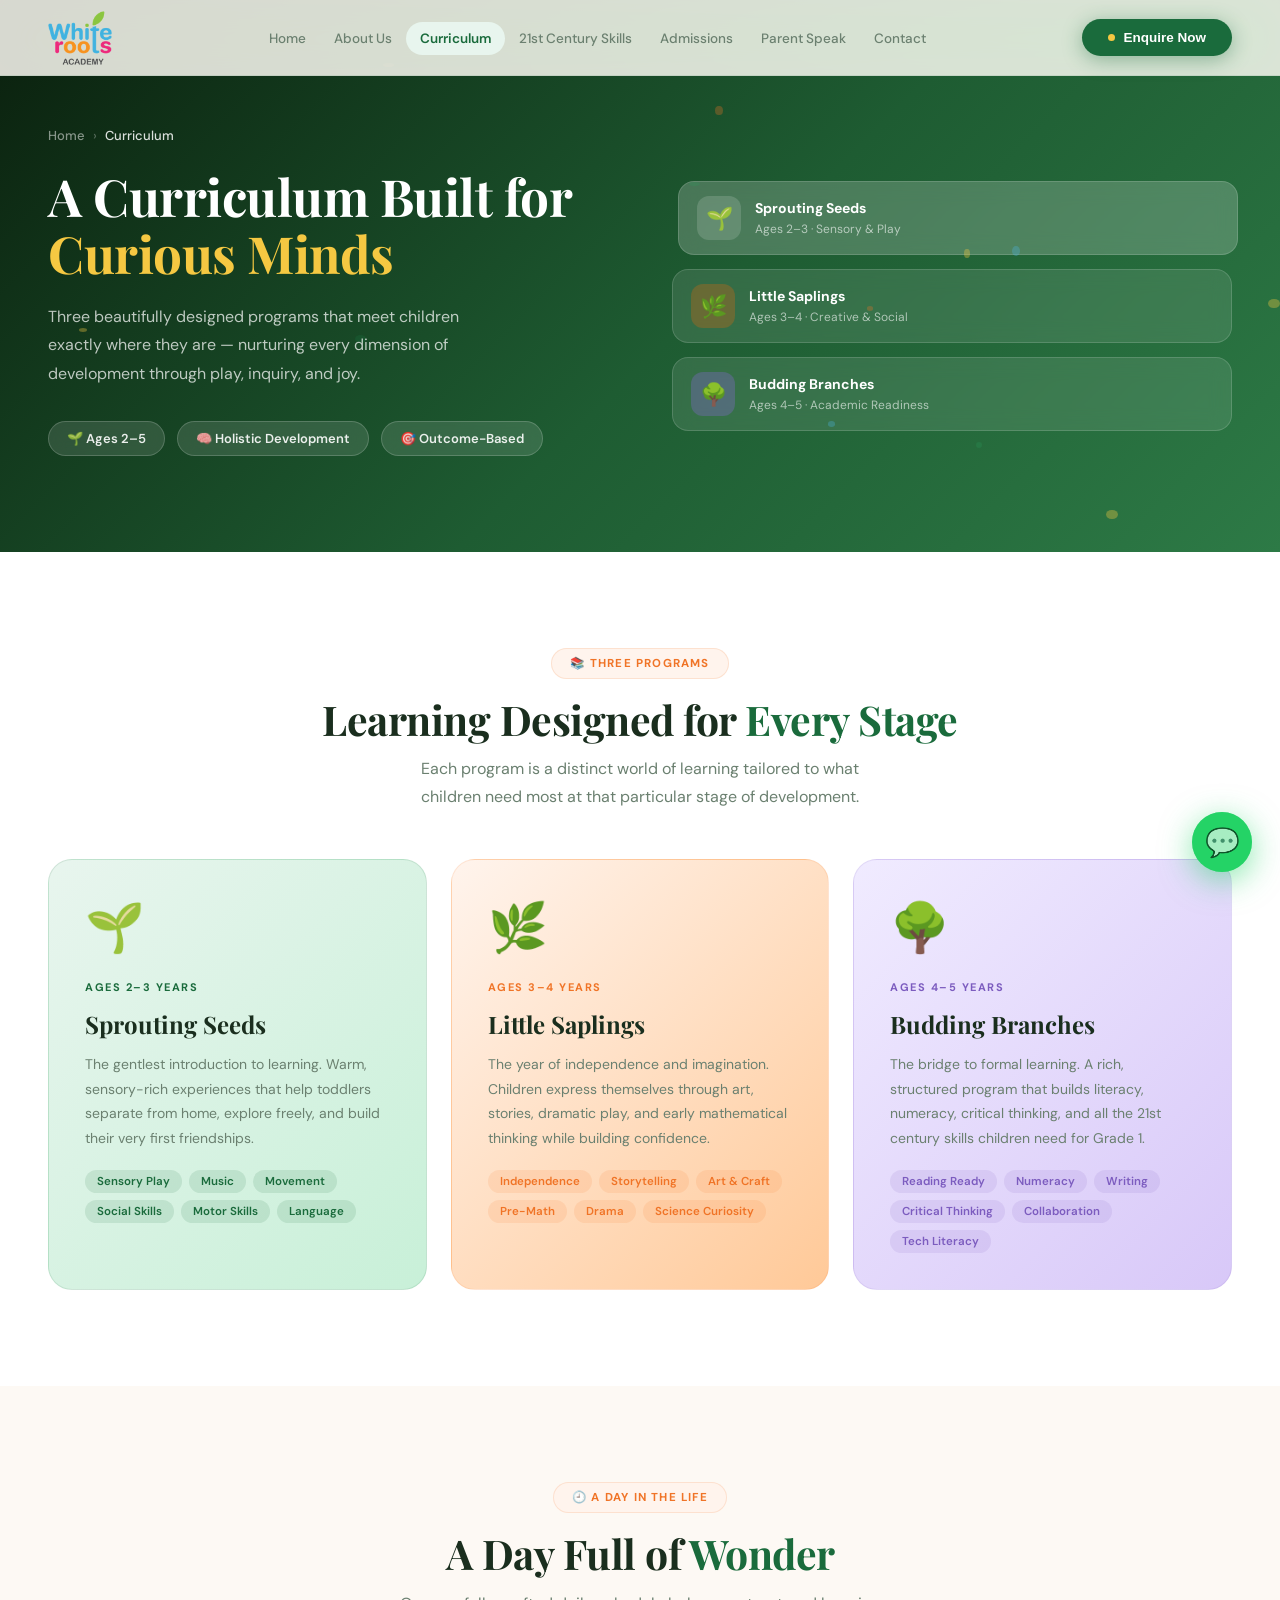
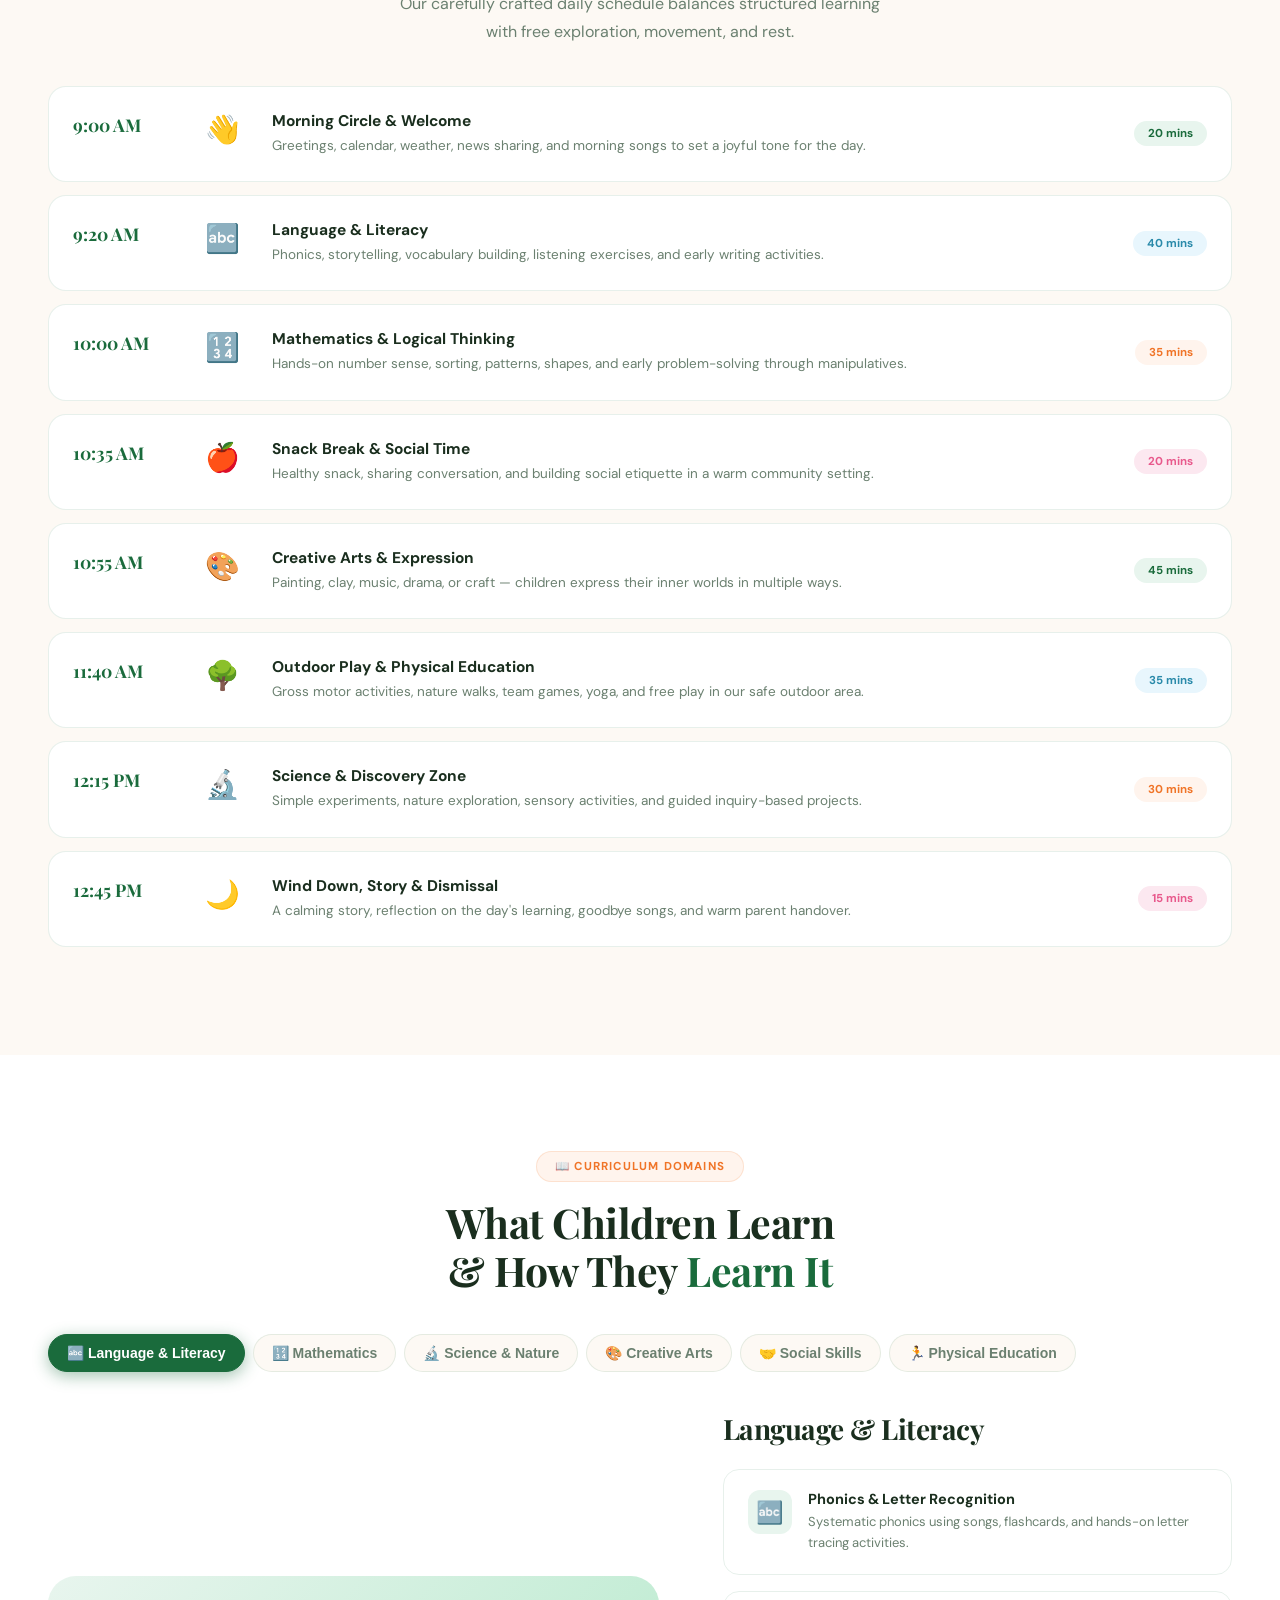
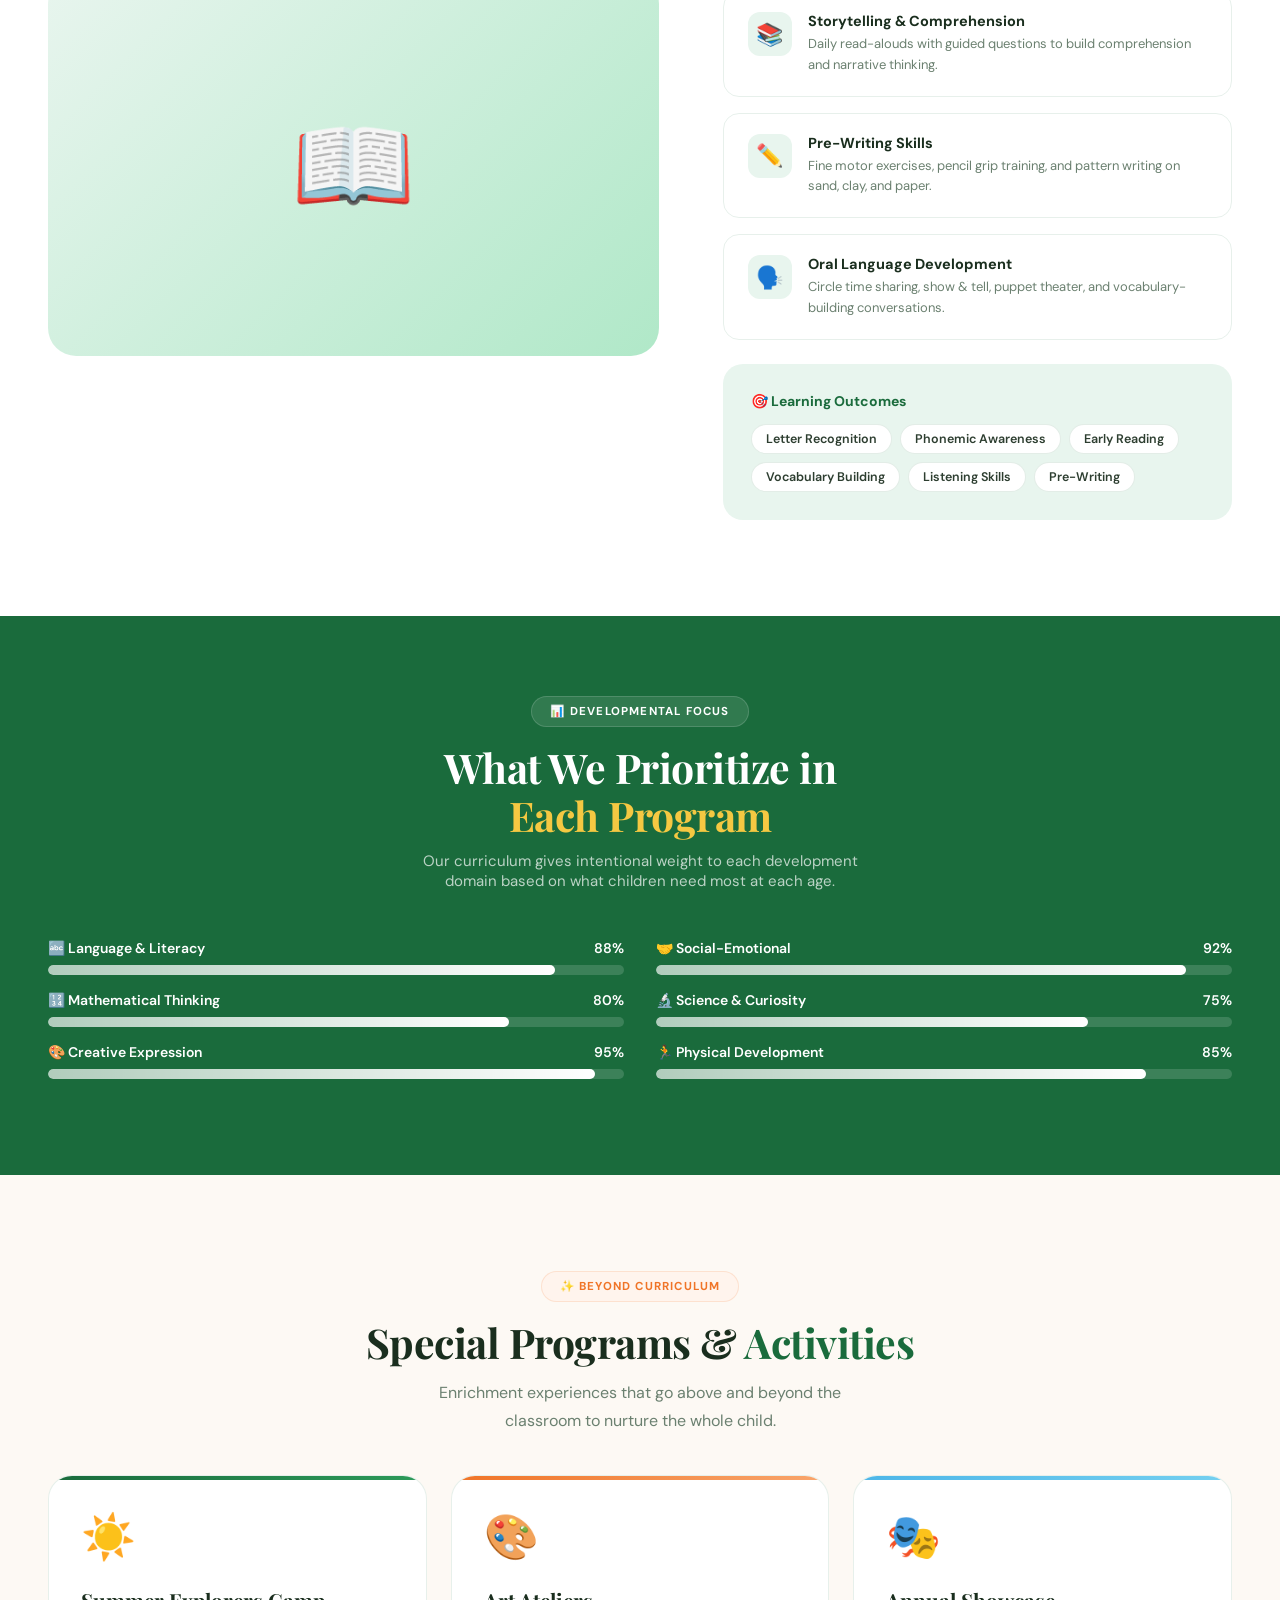
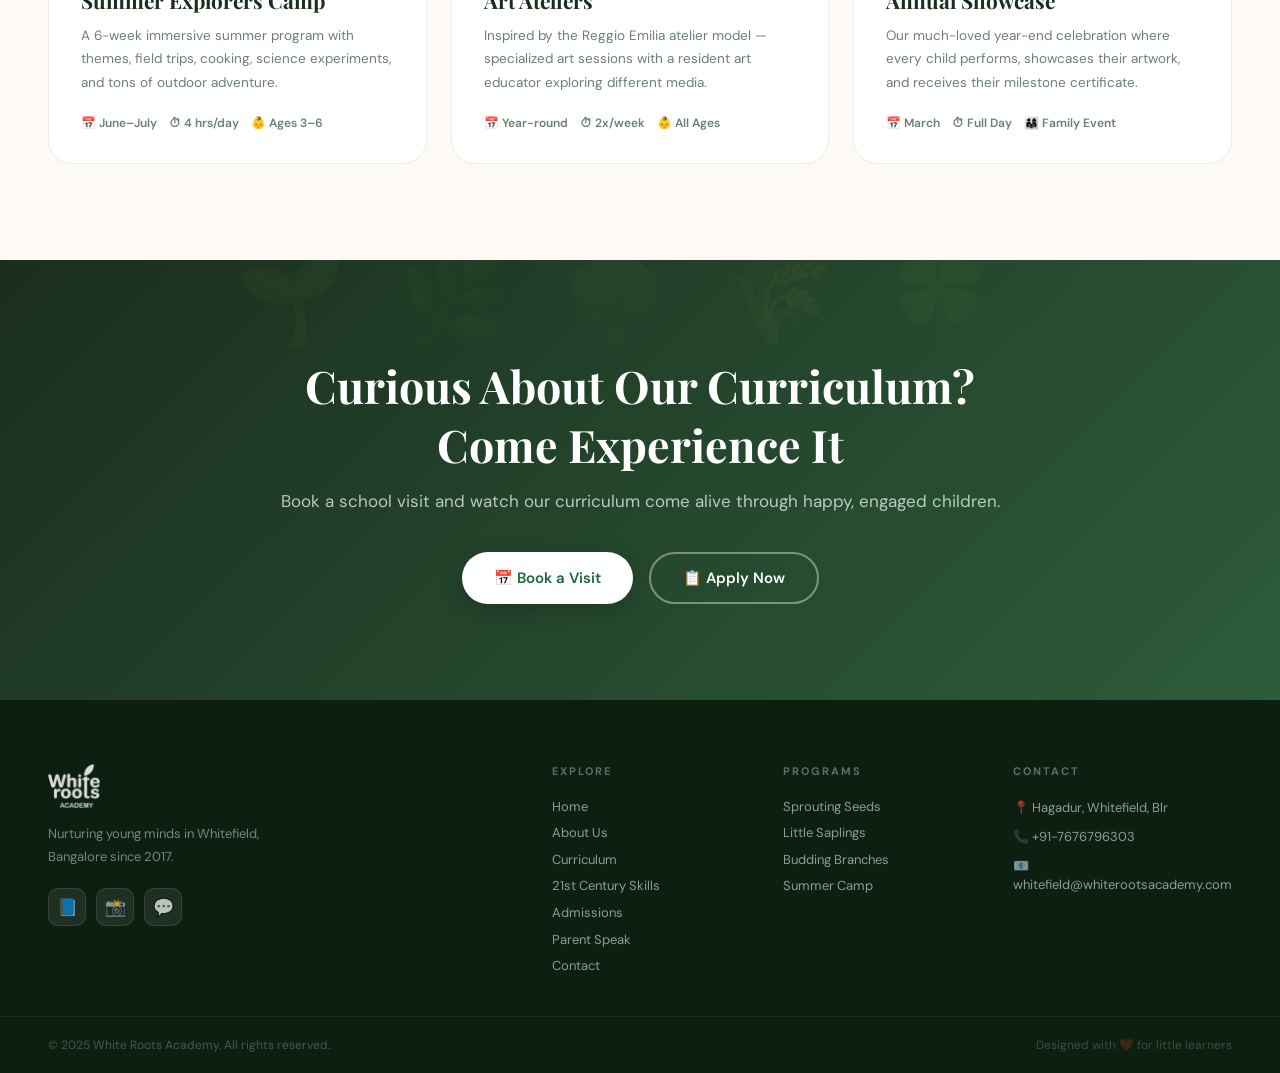
<file: curriculum.html>
<!DOCTYPE html>
<html lang="en">
<head>
<meta charset="UTF-8">
<meta name="viewport" content="width=device-width, initial-scale=1.0">
<meta name="description" content="White Roots Academy Curriculum — Sprouting Seeds, Little Saplings & Budding Branches programs. Play-based, holistic early childhood education.">
<title>Curriculum — White Roots Academy</title>
<link href="https://fonts.googleapis.com/css2?family=Playfair+Display:ital,wght@0,400;0,600;0,700;0,900;1,400&family=DM+Sans:wght@300;400;500;600;700&display=swap" rel="stylesheet">
<link rel="stylesheet" href="styles.css">
<style>
.page-hero { background:linear-gradient(135deg,#0a1f0d 0%,#1e5c32 55%,#2d7a46 100%); }

/* PROGRAMS HERO GRID */
.prog-hero-cards { display:flex; flex-direction:column; gap:.875rem; }
.phc {
  background:rgba(255,255,255,.1); border:1px solid rgba(255,255,255,.15);
  border-radius:16px; padding:14px 18px; display:flex; align-items:center; gap:14px;
  backdrop-filter:blur(10px); cursor:pointer; transition:var(--transition);
}
.phc:hover, .phc.phc-active { background:rgba(255,255,255,.2); transform:translateX(6px); }
.phc-icon { width:44px; height:44px; border-radius:12px; display:flex; align-items:center; justify-content:center; font-size:22px; flex-shrink:0; }
.phc-green { background:rgba(255,255,255,.15); }
.phc-orange { background:rgba(255,100,0,.25); }
.phc-purple { background:rgba(160,100,255,.25); }
.phc-text strong { display:block; color:#fff; font-size:14px; font-weight:700; }
.phc-text span { font-size:12px; color:rgba(255,255,255,.6); }

/* OVERVIEW */
.overview { background:#fff; }
.overview-row { display:grid; grid-template-columns:1fr 1fr 1fr; gap:1.5rem; margin-top:3rem; }
.ov-card {
  border-radius:24px; padding:2.25rem; position:relative; overflow:hidden;
  transition:transform .35s; cursor:default;
}
.ov-card:hover { transform:translateY(-8px) scale(1.01); }
.ov-1 { background:linear-gradient(135deg,var(--green-pale),#c8f0d8); border:1px solid rgba(26,107,60,.12); }
.ov-2 { background:linear-gradient(135deg,var(--orange-pale),#ffc998); border:1px solid rgba(240,116,39,.12); }
.ov-3 { background:linear-gradient(135deg,var(--purple-pale),#d8c8f8); border:1px solid rgba(124,92,191,.12); }
.ov-icon { font-size:48px; margin-bottom:1rem; display:block; }
.ov-age { font-size:11px; font-weight:700; letter-spacing:1.5px; text-transform:uppercase; margin-bottom:.875rem; display:inline-block; }
.ov-1 .ov-age { color:var(--green); }
.ov-2 .ov-age { color:var(--orange); }
.ov-3 .ov-age { color:var(--purple); }
.ov-card h3 { font-family:'Playfair Display',serif; font-size:1.5rem; margin-bottom:.75rem; color:var(--dark); }
.ov-card p { font-size:14px; color:var(--muted); line-height:1.75; margin-bottom:1.25rem; }
.ov-tags { display:flex; flex-wrap:wrap; gap:7px; }
.ov-tag { font-size:11.5px; font-weight:600; padding:4px 12px; border-radius:100px; }
.ov-1 .ov-tag { background:rgba(26,107,60,.12); color:var(--green); }
.ov-2 .ov-tag { background:rgba(240,116,39,.12); color:var(--orange); }
.ov-3 .ov-tag { background:rgba(124,92,191,.12); color:var(--purple); }

/* DAILY SCHEDULE */
.schedule { background:var(--cream); }
.schedule-timeline { display:flex; flex-direction:column; gap:1px; margin-top:2.5rem; }
.sched-item {
  display:flex; gap:2rem; align-items:flex-start; padding:1.5rem;
  background:#fff; border-radius:18px; margin-bottom:.75rem;
  border:1px solid var(--border); transition:var(--transition); cursor:default;
  position:relative; overflow:hidden;
}
.sched-item:hover { transform:translateX(8px); box-shadow:var(--shadow-md); border-color:var(--green); }
.sched-item::before { content:''; position:absolute; left:0; top:0; bottom:0; width:4px; background:var(--green); border-radius:4px 0 0 4px; opacity:0; transition:opacity .3s; }
.sched-item:hover::before { opacity:1; }
.sched-time { font-family:'Playfair Display',serif; font-size:1.1rem; font-weight:700; color:var(--green); white-space:nowrap; min-width:100px; padding-top:2px; }
.sched-emoji { font-size:28px; flex-shrink:0; }
.sched-content { flex:1; }
.sched-content strong { font-size:15.5px; font-weight:700; color:var(--dark); display:block; margin-bottom:4px; }
.sched-content p { font-size:13.5px; color:var(--muted); line-height:1.65; }
.sched-badge { margin-left:auto; align-self:center; padding:5px 14px; border-radius:100px; font-size:11.5px; font-weight:700; flex-shrink:0; }
.sb-green { background:var(--green-pale); color:var(--green); }
.sb-orange { background:var(--orange-pale); color:var(--orange); }
.sb-sky { background:var(--sky-pale); color:#2a8aaa; }
.sb-pink { background:var(--pink-pale); color:var(--pink); }

/* SUBJECTS TABS */
.subjects { background:#fff; }
.stabs-wrap { display:flex; gap:.5rem; flex-wrap:wrap; margin-bottom:2.5rem; }
.stab {
  display:flex; align-items:center; gap:8px;
  padding:10px 18px; border-radius:100px; font-size:14px; font-weight:600;
  background:var(--cream); border:1.5px solid var(--border); cursor:pointer;
  transition:var(--transition); color:var(--muted);
}
.stab:hover, .stab.active {
  background:var(--green); color:#fff; border-color:var(--green);
  box-shadow:0 4px 16px var(--green-glow);
}
.subject-panel { display:none; }
.subject-panel.active { display:grid; grid-template-columns:1.2fr 1fr; gap:4rem; align-items:center; animation:fadeIn .4s ease; }
.sp-visual {
  border-radius:28px; overflow:hidden; height:380px;
  display:flex; align-items:center; justify-content:center;
  font-size:100px; position:relative;
}
.sp-activities { display:flex; flex-direction:column; gap:1rem; }
.sp-activity {
  display:flex; align-items:flex-start; gap:1rem; padding:1.25rem 1.5rem;
  border-radius:16px; border:1px solid var(--border); transition:var(--transition);
}
.sp-activity:hover { background:var(--green-pale); border-color:rgba(26,107,60,.2); transform:translateX(6px); }
.sp-activity .sp-icon { width:44px; height:44px; border-radius:12px; display:flex; align-items:center; justify-content:center; font-size:22px; flex-shrink:0; background:var(--green-pale); }
.sp-activity h4 { font-size:14.5px; font-weight:700; color:var(--dark); margin-bottom:4px; }
.sp-activity p { font-size:13px; color:var(--muted); line-height:1.6; }
.sp-outcomes { background:var(--green-pale); border-radius:20px; padding:1.75rem; margin-top:1.5rem; }
.sp-outcomes h4 { font-size:14px; font-weight:700; color:var(--green); margin-bottom:.875rem; display:flex; align-items:center; gap:8px; }
.outcome-list { display:flex; flex-wrap:wrap; gap:.5rem; }
.outcome-chip { background:#fff; color:var(--text); padding:6px 14px; border-radius:100px; font-size:12.5px; font-weight:600; border:1px solid rgba(26,107,60,.12); }

/* PROGRESS SECTION */
.progress-section { background:var(--green); padding:5rem 3rem; }
.prog-bar-grid { display:grid; grid-template-columns:1fr 1fr; gap:2rem; margin-top:3rem; }
.prog-bar-item { margin-bottom:1rem; }
.pb-label { display:flex; justify-content:space-between; font-size:14px; font-weight:600; color:#fff; margin-bottom:8px; }
.pb-track { background:rgba(255,255,255,.15); border-radius:100px; height:10px; overflow:hidden; }
.pb-fill { height:100%; border-radius:100px; background:linear-gradient(to right, rgba(255,255,255,.6), #fff); transition:width 1.4s cubic-bezier(0.4,0,0.2,1); width:0; }

/* SPECIAL PROGRAMS */
.special { background:var(--cream); }
.special-grid { display:grid; grid-template-columns:repeat(3,1fr); gap:1.5rem; margin-top:2.5rem; }
.sp-prog-card {
  background:#fff; border-radius:24px; padding:2rem; border:1px solid var(--border);
  transition:var(--transition); cursor:default; overflow:hidden; position:relative;
}
.sp-prog-card:hover { transform:translateY(-8px); box-shadow:var(--shadow-lg); }
.sp-prog-card::before { content:''; position:absolute; top:0; left:0; right:0; height:4px; }
.spc-1::before { background:linear-gradient(to right,var(--green),var(--green-light)); }
.spc-2::before { background:linear-gradient(to right,var(--orange),var(--orange-light)); }
.spc-3::before { background:linear-gradient(to right,var(--sky),#74d0f0); }
.spc-icon { font-size:44px; margin-bottom:1.25rem; }
.sp-prog-card h3 { font-family:'Playfair Display',serif; font-size:1.3rem; color:var(--dark); margin-bottom:.625rem; }
.sp-prog-card p { font-size:13.5px; color:var(--muted); line-height:1.75; margin-bottom:1.25rem; }
.sp-prog-info { display:flex; gap:.75rem; flex-wrap:wrap; }
.spi { display:flex; align-items:center; gap:6px; font-size:12px; font-weight:600; color:var(--muted); }

@media(max-width:1024px){
  .overview-row{grid-template-columns:1fr; gap: 1.5rem; }
  .subject-panel.active{grid-template-columns:1fr; gap: 2.5rem; }
  .sp-visual{display:none}
  .prog-bar-grid{grid-template-columns:1fr}
  .special-grid{grid-template-columns:1fr 1fr}
  .prog-hero-cards { margin-top: 2rem; }
}
@media(max-width:768px){
  .special-grid{grid-template-columns:1fr}
  .ov-card { padding: 1.5rem; }
  .sp-activity { padding: 1rem; }
  .sp-outcomes { padding: 1.25rem; }
  .sp-prog-card { padding: 1.5rem; }
}
@media(max-width:576px){
  .sched-item {
    flex-direction: column;
    gap: 0.75rem;
    align-items: flex-start;
    padding: 1.25rem 1rem;
  }
  .sched-time {
    min-width: auto;
    font-size: 1rem;
    background: var(--green-pale);
    color: var(--green);
    padding: 4px 12px;
    border-radius: 100px;
    font-weight: 700;
  }
  .sched-badge {
    margin-left: 0;
    margin-top: 0.5rem;
  }
  .sched-emoji {
    position: absolute;
    top: 1rem;
    right: 1rem;
    font-size: 24px;
  }
  .stabs-wrap {
    gap: 0.375rem;
  }
  .stab {
    padding: 8px 12px;
    font-size: 12.5px;
  }
}
</style>
</head>
<body>

<!-- NAV -->
<nav class="nav" id="main-nav">
  <a href="index.html" class="nav-logo">
    <div class="nav-logo-img-real"><img src="logo/logo.png" alt="White Roots Academy" class="nav-logo-real-img" /></div>
  </a>
  <ul class="nav-links">
    <li><a href="index.html">Home</a></li><li><a href="about.html">About Us</a></li>
    <li><a href="curriculum.html" class="active">Curriculum</a></li>
    <li><a href="skills.html">21st Century Skills</a></li><li><a href="admissions.html">Admissions</a></li>
    <li><a href="parents.html">Parent Speak</a></li><li><a href="contact.html">Contact</a></li>
  </ul>
  <button class="nav-cta" onclick="window.location.href='admissions.html#enquiry-form'"><span class="cta-dot"></span> Enquire Now</button>
  <button class="nav-hamburger" aria-label="Menu"><span></span><span></span><span></span></button>
</nav>
<div class="nav-mobile">
  <a href="index.html">🏠 Home</a><a href="about.html">🌿 About Us</a>
  <a href="curriculum.html" class="active">📚 Curriculum</a>
  <a href="skills.html">⚡ 21st Century Skills</a><a href="admissions.html">📋 Admissions</a>
  <a href="parents.html">💬 Parent Speak</a><a href="contact.html">📍 Contact</a>
  <button class="nav-cta btn" onclick="window.location.href='admissions.html#enquiry-form'">Enquire Now →</button>
</div>

<!-- HERO -->
<div class="page-hero" style="min-height:480px">
  <div class="particles-wrap"></div>
  <div class="hero-text">
    <div class="page-breadcrumb"><a href="index.html">Home</a><span class="sep">›</span><span class="current">Curriculum</span></div>
    <h1>A Curriculum Built for<br><em>Curious Minds</em></h1>
    <p class="hero-sub">Three beautifully designed programs that meet children exactly where they are — nurturing every dimension of development through play, inquiry, and joy.</p>
    <div class="hero-pills">
      <div class="hero-pill">🌱 Ages 2–5</div>
      <div class="hero-pill">🧠 Holistic Development</div>
      <div class="hero-pill">🎯 Outcome-Based</div>
    </div>
  </div>
  <div>
    <div class="prog-hero-cards">
      <div class="phc phc-active">
        <div class="phc-icon phc-green">🌱</div>
        <div class="phc-text"><strong>Sprouting Seeds</strong><span>Ages 2–3 · Sensory & Play</span></div>
      </div>
      <div class="phc">
        <div class="phc-icon phc-orange">🌿</div>
        <div class="phc-text"><strong>Little Saplings</strong><span>Ages 3–4 · Creative & Social</span></div>
      </div>
      <div class="phc">
        <div class="phc-icon phc-purple">🌳</div>
        <div class="phc-text"><strong>Budding Branches</strong><span>Ages 4–5 · Academic Readiness</span></div>
      </div>
    </div>
  </div>
</div>

<!-- OVERVIEW -->
<section class="overview">
  <div style="text-align:center;margin-bottom:1rem">
    <div class="section-tag" style="display:inline-flex">📚 Three Programs</div>
    <h2 class="section-title reveal">Learning Designed for <em>Every Stage</em></h2>
    <p class="section-sub reveal" style="max-width:500px;margin:.5rem auto 0">Each program is a distinct world of learning tailored to what children need most at that particular stage of development.</p>
  </div>
  <div class="overview-row">
    <div class="ov-card ov-1 reveal rd1 card-3d">
      <span class="ov-icon">🌱</span>
      <span class="ov-age">Ages 2–3 Years</span>
      <h3>Sprouting Seeds</h3>
      <p>The gentlest introduction to learning. Warm, sensory-rich experiences that help toddlers separate from home, explore freely, and build their very first friendships.</p>
      <div class="ov-tags">
        <span class="ov-tag">Sensory Play</span><span class="ov-tag">Music</span>
        <span class="ov-tag">Movement</span><span class="ov-tag">Social Skills</span>
        <span class="ov-tag">Motor Skills</span><span class="ov-tag">Language</span>
      </div>
    </div>
    <div class="ov-card ov-2 reveal rd2 card-3d">
      <span class="ov-icon">🌿</span>
      <span class="ov-age">Ages 3–4 Years</span>
      <h3>Little Saplings</h3>
      <p>The year of independence and imagination. Children express themselves through art, stories, dramatic play, and early mathematical thinking while building confidence.</p>
      <div class="ov-tags">
        <span class="ov-tag">Independence</span><span class="ov-tag">Storytelling</span>
        <span class="ov-tag">Art & Craft</span><span class="ov-tag">Pre-Math</span>
        <span class="ov-tag">Drama</span><span class="ov-tag">Science Curiosity</span>
      </div>
    </div>
    <div class="ov-card ov-3 reveal rd3 card-3d">
      <span class="ov-icon">🌳</span>
      <span class="ov-age">Ages 4–5 Years</span>
      <h3>Budding Branches</h3>
      <p>The bridge to formal learning. A rich, structured program that builds literacy, numeracy, critical thinking, and all the 21st century skills children need for Grade 1.</p>
      <div class="ov-tags">
        <span class="ov-tag">Reading Ready</span><span class="ov-tag">Numeracy</span>
        <span class="ov-tag">Writing</span><span class="ov-tag">Critical Thinking</span>
        <span class="ov-tag">Collaboration</span><span class="ov-tag">Tech Literacy</span>
      </div>
    </div>
  </div>
</section>

<!-- DAILY SCHEDULE -->
<section class="schedule">
  <div style="text-align:center;margin-bottom:2.5rem">
    <div class="section-tag" style="display:inline-flex">🕘 A Day in the Life</div>
    <h2 class="section-title reveal">A Day Full of <em>Wonder</em></h2>
    <p class="section-sub reveal" style="max-width:480px;margin:.5rem auto 0">Our carefully crafted daily schedule balances structured learning with free exploration, movement, and rest.</p>
  </div>
  <div class="schedule-timeline">
    <div class="sched-item reveal rd1"><div class="sched-time">9:00 AM</div><div class="sched-emoji">👋</div><div class="sched-content"><strong>Morning Circle & Welcome</strong><p>Greetings, calendar, weather, news sharing, and morning songs to set a joyful tone for the day.</p></div><span class="sched-badge sb-green">20 mins</span></div>
    <div class="sched-item reveal rd2"><div class="sched-time">9:20 AM</div><div class="sched-emoji">🔤</div><div class="sched-content"><strong>Language & Literacy</strong><p>Phonics, storytelling, vocabulary building, listening exercises, and early writing activities.</p></div><span class="sched-badge sb-sky">40 mins</span></div>
    <div class="sched-item reveal rd3"><div class="sched-time">10:00 AM</div><div class="sched-emoji">🔢</div><div class="sched-content"><strong>Mathematics & Logical Thinking</strong><p>Hands-on number sense, sorting, patterns, shapes, and early problem-solving through manipulatives.</p></div><span class="sched-badge sb-orange">35 mins</span></div>
    <div class="sched-item reveal rd4"><div class="sched-time">10:35 AM</div><div class="sched-emoji">🍎</div><div class="sched-content"><strong>Snack Break & Social Time</strong><p>Healthy snack, sharing conversation, and building social etiquette in a warm community setting.</p></div><span class="sched-badge sb-pink">20 mins</span></div>
    <div class="sched-item reveal rd5"><div class="sched-time">10:55 AM</div><div class="sched-emoji">🎨</div><div class="sched-content"><strong>Creative Arts & Expression</strong><p>Painting, clay, music, drama, or craft — children express their inner worlds in multiple ways.</p></div><span class="sched-badge sb-green">45 mins</span></div>
    <div class="sched-item reveal rd6"><div class="sched-time">11:40 AM</div><div class="sched-emoji">🌳</div><div class="sched-content"><strong>Outdoor Play & Physical Education</strong><p>Gross motor activities, nature walks, team games, yoga, and free play in our safe outdoor area.</p></div><span class="sched-badge sb-sky">35 mins</span></div>
    <div class="sched-item reveal rd1"><div class="sched-time">12:15 PM</div><div class="sched-emoji">🔬</div><div class="sched-content"><strong>Science & Discovery Zone</strong><p>Simple experiments, nature exploration, sensory activities, and guided inquiry-based projects.</p></div><span class="sched-badge sb-orange">30 mins</span></div>
    <div class="sched-item reveal rd2"><div class="sched-time">12:45 PM</div><div class="sched-emoji">🌙</div><div class="sched-content"><strong>Wind Down, Story & Dismissal</strong><p>A calming story, reflection on the day's learning, goodbye songs, and warm parent handover.</p></div><span class="sched-badge sb-pink">15 mins</span></div>
  </div>
</section>

<!-- SUBJECTS TABS -->
<section class="subjects">
  <div style="text-align:center;margin-bottom:2.5rem">
    <div class="section-tag" style="display:inline-flex">📖 Curriculum Domains</div>
    <h2 class="section-title reveal">What Children Learn<br>&amp; How They <em>Learn It</em></h2>
  </div>
  <div class="stabs-wrap">
    <button class="stab active" onclick="switchTab('lang',this)">🔤 Language &amp; Literacy</button>
    <button class="stab" onclick="switchTab('math',this)">🔢 Mathematics</button>
    <button class="stab" onclick="switchTab('science',this)">🔬 Science &amp; Nature</button>
    <button class="stab" onclick="switchTab('art',this)">🎨 Creative Arts</button>
    <button class="stab" onclick="switchTab('social',this)">🤝 Social Skills</button>
    <button class="stab" onclick="switchTab('pe',this)">🏃 Physical Education</button>
  </div>

  <div class="subject-panel active" id="panel-lang">
    <div class="sp-visual" style="background:linear-gradient(135deg,var(--green-pale),#b0e8c8)">📖</div>
    <div>
      <h3 class="section-title" style="font-size:1.75rem;margin-bottom:1.5rem">Language & Literacy</h3>
      <div class="sp-activities">
        <div class="sp-activity"><div class="sp-icon">🔤</div><div><h4>Phonics & Letter Recognition</h4><p>Systematic phonics using songs, flashcards, and hands-on letter tracing activities.</p></div></div>
        <div class="sp-activity"><div class="sp-icon">📚</div><div><h4>Storytelling & Comprehension</h4><p>Daily read-alouds with guided questions to build comprehension and narrative thinking.</p></div></div>
        <div class="sp-activity"><div class="sp-icon">✏️</div><div><h4>Pre-Writing Skills</h4><p>Fine motor exercises, pencil grip training, and pattern writing on sand, clay, and paper.</p></div></div>
        <div class="sp-activity"><div class="sp-icon">🗣️</div><div><h4>Oral Language Development</h4><p>Circle time sharing, show & tell, puppet theater, and vocabulary-building conversations.</p></div></div>
      </div>
      <div class="sp-outcomes"><h4>🎯 Learning Outcomes</h4><div class="outcome-list"><span class="outcome-chip">Letter Recognition</span><span class="outcome-chip">Phonemic Awareness</span><span class="outcome-chip">Early Reading</span><span class="outcome-chip">Vocabulary Building</span><span class="outcome-chip">Listening Skills</span><span class="outcome-chip">Pre-Writing</span></div></div>
    </div>
  </div>

  <div class="subject-panel" id="panel-math">
    <div class="sp-visual" style="background:linear-gradient(135deg,var(--orange-pale),#ffc998)">🔢</div>
    <div>
      <h3 class="section-title" style="font-size:1.75rem;margin-bottom:1.5rem">Mathematics</h3>
      <div class="sp-activities">
        <div class="sp-activity"><div class="sp-icon">🔢</div><div><h4>Number Sense & Counting</h4><p>Counting with physical objects, number songs, and one-to-one correspondence activities.</p></div></div>
        <div class="sp-activity"><div class="sp-icon">🔷</div><div><h4>Shapes & Spatial Awareness</h4><p>Identifying 2D and 3D shapes through building, sorting, and real-world shape hunts.</p></div></div>
        <div class="sp-activity"><div class="sp-icon">🎯</div><div><h4>Patterns & Logical Sequencing</h4><p>Creating, extending, and identifying patterns using colors, shapes, and everyday objects.</p></div></div>
        <div class="sp-activity"><div class="sp-icon">⚖️</div><div><h4>Measurement & Comparison</h4><p>Comparing sizes, weights, and lengths using non-standard units and hands-on measurement tools.</p></div></div>
      </div>
      <div class="sp-outcomes"><h4>🎯 Learning Outcomes</h4><div class="outcome-list"><span class="outcome-chip">Number 1–100</span><span class="outcome-chip">Basic Operations</span><span class="outcome-chip">Shape Recognition</span><span class="outcome-chip">Pattern Logic</span><span class="outcome-chip">Measurement</span><span class="outcome-chip">Problem Solving</span></div></div>
    </div>
  </div>

  <div class="subject-panel" id="panel-science">
    <div class="sp-visual" style="background:linear-gradient(135deg,var(--sky-pale),#b0dff5)">🔬</div>
    <div>
      <h3 class="section-title" style="font-size:1.75rem;margin-bottom:1.5rem">Science & Nature</h3>
      <div class="sp-activities">
        <div class="sp-activity"><div class="sp-icon">🌱</div><div><h4>Plant Science & Gardening</h4><p>Children grow their own plants, observe life cycles, and learn about nature's incredible processes.</p></div></div>
        <div class="sp-activity"><div class="sp-icon">🧪</div><div><h4>Simple Experiments</h4><p>Safe, age-appropriate experiments that build scientific thinking, observation, and wonder.</p></div></div>
        <div class="sp-activity"><div class="sp-icon">🌦️</div><div><h4>Weather & Environment</h4><p>Daily weather tracking, seasons, and developing awareness about our beautiful natural world.</p></div></div>
        <div class="sp-activity"><div class="sp-icon">🦋</div><div><h4>Animals & Their World</h4><p>Studying animals, habitats, and ecosystems through books, videos, and hands-on models.</p></div></div>
      </div>
      <div class="sp-outcomes"><h4>🎯 Learning Outcomes</h4><div class="outcome-list"><span class="outcome-chip">Scientific Curiosity</span><span class="outcome-chip">Observation Skills</span><span class="outcome-chip">Environmental Awareness</span><span class="outcome-chip">Hypothesis Forming</span></div></div>
    </div>
  </div>

  <div class="subject-panel" id="panel-art">
    <div class="sp-visual" style="background:linear-gradient(135deg,var(--pink-pale),#f8c8e0)">🎨</div>
    <div>
      <h3 class="section-title" style="font-size:1.75rem;margin-bottom:1.5rem">Creative Arts</h3>
      <div class="sp-activities">
        <div class="sp-activity"><div class="sp-icon">🖌️</div><div><h4>Visual Arts & Painting</h4><p>Finger painting, watercolors, collage, and mixed media to express feelings and ideas freely.</p></div></div>
        <div class="sp-activity"><div class="sp-icon">🎭</div><div><h4>Drama & Role Play</h4><p>Dramatic play and theater that build empathy, language, emotional intelligence, and confidence.</p></div></div>
        <div class="sp-activity"><div class="sp-icon">🎵</div><div><h4>Music & Movement</h4><p>Singing, rhythm instruments, movement, and dance that build musical intelligence and coordination.</p></div></div>
        <div class="sp-activity"><div class="sp-icon">🏺</div><div><h4>Clay & 3D Art</h4><p>Sculpting with clay develops fine motor skills, spatial reasoning, and creative expression.</p></div></div>
      </div>
      <div class="sp-outcomes"><h4>🎯 Learning Outcomes</h4><div class="outcome-list"><span class="outcome-chip">Creative Confidence</span><span class="outcome-chip">Fine Motor Skills</span><span class="outcome-chip">Emotional Expression</span><span class="outcome-chip">Aesthetic Sense</span></div></div>
    </div>
  </div>

  <div class="subject-panel" id="panel-social">
    <div class="sp-visual" style="background:linear-gradient(135deg,var(--teal-pale),#b0e8e2)">🤝</div>
    <div>
      <h3 class="section-title" style="font-size:1.75rem;margin-bottom:1.5rem">Social & Emotional Skills</h3>
      <div class="sp-activities">
        <div class="sp-activity"><div class="sp-icon">💬</div><div><h4>Communication & Sharing</h4><p>Learning to take turns, share, listen, and communicate needs and feelings clearly and kindly.</p></div></div>
        <div class="sp-activity"><div class="sp-icon">❤️</div><div><h4>Empathy & Kindness</h4><p>Stories, discussions, and role-play scenarios that build genuine understanding of others' feelings.</p></div></div>
        <div class="sp-activity"><div class="sp-icon">🧘</div><div><h4>Self-Regulation</h4><p>Breathing techniques, calm-down corners, and mindfulness practices for emotional balance.</p></div></div>
        <div class="sp-activity"><div class="sp-icon">🏆</div><div><h4>Confidence & Leadership</h4><p>Opportunities for each child to lead, make choices, and experience genuine accomplishment.</p></div></div>
      </div>
      <div class="sp-outcomes"><h4>🎯 Learning Outcomes</h4><div class="outcome-list"><span class="outcome-chip">Emotional Regulation</span><span class="outcome-chip">Empathy</span><span class="outcome-chip">Conflict Resolution</span><span class="outcome-chip">Self-Confidence</span></div></div>
    </div>
  </div>

  <div class="subject-panel" id="panel-pe">
    <div class="sp-visual" style="background:linear-gradient(135deg,var(--green-pale),#c8f0d8)">🏃</div>
    <div>
      <h3 class="section-title" style="font-size:1.75rem;margin-bottom:1.5rem">Physical Education</h3>
      <div class="sp-activities">
        <div class="sp-activity"><div class="sp-icon">🏃</div><div><h4>Gross Motor Development</h4><p>Running, jumping, climbing, and balancing activities that build strong, coordinated bodies.</p></div></div>
        <div class="sp-activity"><div class="sp-icon">🎾</div><div><h4>Ball Games & Team Sports</h4><p>Age-appropriate team activities that build cooperation, sportsmanship, and physical fitness.</p></div></div>
        <div class="sp-activity"><div class="sp-icon">🧘</div><div><h4>Kids' Yoga & Mindfulness</h4><p>Simple yoga postures, breathing, and mindfulness to build body awareness and calm minds.</p></div></div>
        <div class="sp-activity"><div class="sp-icon">💃</div><div><h4>Dance & Rhythm</h4><p>Creative movement, folk dance, and rhythm activities that combine physical and musical growth.</p></div></div>
      </div>
      <div class="sp-outcomes"><h4>🎯 Learning Outcomes</h4><div class="outcome-list"><span class="outcome-chip">Gross Motor</span><span class="outcome-chip">Fine Motor</span><span class="outcome-chip">Coordination</span><span class="outcome-chip">Balance</span><span class="outcome-chip">Teamwork</span></div></div>
    </div>
  </div>
</section>

<!-- PROGRESS BARS -->
<section class="progress-section">
  <div style="text-align:center;margin-bottom:3rem">
    <div class="section-tag dark" style="display:inline-flex">📊 Developmental Focus</div>
    <h2 class="section-title reveal" style="color:#fff">What We Prioritize in<br><span style="color:var(--yellow)">Each Program</span></h2>
    <p style="color:rgba(255,255,255,.7);font-size:15px;margin:.5rem auto 0;max-width:440px">Our curriculum gives intentional weight to each development domain based on what children need most at each age.</p>
  </div>
  <div class="prog-bar-grid">
    <div>
      <div class="prog-bar-item reveal rd1"><div class="pb-label"><span>🔤 Language & Literacy</span><span>88%</span></div><div class="pb-track"><div class="pb-fill" data-w="88"></div></div></div>
      <div class="prog-bar-item reveal rd2"><div class="pb-label"><span>🔢 Mathematical Thinking</span><span>80%</span></div><div class="pb-track"><div class="pb-fill" data-w="80"></div></div></div>
      <div class="prog-bar-item reveal rd3"><div class="pb-label"><span>🎨 Creative Expression</span><span>95%</span></div><div class="pb-track"><div class="pb-fill" data-w="95"></div></div></div>
    </div>
    <div>
      <div class="prog-bar-item reveal rd1"><div class="pb-label"><span>🤝 Social-Emotional</span><span>92%</span></div><div class="pb-track"><div class="pb-fill" data-w="92"></div></div></div>
      <div class="prog-bar-item reveal rd2"><div class="pb-label"><span>🔬 Science & Curiosity</span><span>75%</span></div><div class="pb-track"><div class="pb-fill" data-w="75"></div></div></div>
      <div class="prog-bar-item reveal rd3"><div class="pb-label"><span>🏃 Physical Development</span><span>85%</span></div><div class="pb-track"><div class="pb-fill" data-w="85"></div></div></div>
    </div>
  </div>
</section>

<!-- SPECIAL PROGRAMS -->
<section class="special">
  <div style="text-align:center;margin-bottom:2.5rem">
    <div class="section-tag" style="display:inline-flex">✨ Beyond Curriculum</div>
    <h2 class="section-title reveal">Special Programs &amp; <em>Activities</em></h2>
    <p class="section-sub reveal" style="max-width:480px;margin:.5rem auto 0">Enrichment experiences that go above and beyond the classroom to nurture the whole child.</p>
  </div>
  <div class="special-grid">
    <div class="sp-prog-card spc-1 reveal rd1 card-3d"><div class="spc-icon">☀️</div><h3>Summer Explorers Camp</h3><p>A 6-week immersive summer program with themes, field trips, cooking, science experiments, and tons of outdoor adventure.</p><div class="sp-prog-info"><span class="spi">📅 June–July</span><span class="spi">⏱ 4 hrs/day</span><span class="spi">👶 Ages 3–6</span></div></div>
    <div class="sp-prog-card spc-2 reveal rd2 card-3d"><div class="spc-icon">🎨</div><h3>Art Ateliers</h3><p>Inspired by the Reggio Emilia atelier model — specialized art sessions with a resident art educator exploring different media.</p><div class="sp-prog-info"><span class="spi">📅 Year-round</span><span class="spi">⏱ 2x/week</span><span class="spi">👶 All Ages</span></div></div>
    <div class="sp-prog-card spc-3 reveal rd3 card-3d"><div class="spc-icon">🎭</div><h3>Annual Showcase</h3><p>Our much-loved year-end celebration where every child performs, showcases their artwork, and receives their milestone certificate.</p><div class="sp-prog-info"><span class="spi">📅 March</span><span class="spi">⏱ Full Day</span><span class="spi">👨‍👩‍👧 Family Event</span></div></div>
  </div>
</section>

<!-- CTA -->
<div class="cta-section">
  <h2>Curious About Our Curriculum?<br>Come Experience It</h2>
  <p>Book a school visit and watch our curriculum come alive through happy, engaged children.</p>
  <div class="cta-btns">
    <a href="admissions.html#enquiry-form" class="btn btn-white">📅 Book a Visit</a>
    <a href="admissions.html" class="btn btn-outline-white">📋 Apply Now</a>
  </div>
</div>

<!-- FOOTER (same as other pages) -->
<footer>
  <div class="footer-brand">
    <div class="footer-logo">
      <div class="footer-logo-img-real"><img src="logo/logo.png" alt="White Roots Academy" class="footer-logo-real-img" /></div>
    </div>
    <p>Nurturing young minds in Whitefield, Bangalore since 2017.</p>
    <div class="footer-social"><a href="https://www.facebook.com/WhiteRootsAcademy/" target="_blank" title="Facebook">📘</a><a href="https://www.instagram.com/whiterootsacademy/" target="_blank" title="Instagram">📸</a><a href="https://wa.me/917676796303" target="_blank" title="WhatsApp">💬</a></div>
  </div>
  <div class="footer-col"><h4>Explore</h4><a href="index.html">Home</a><a href="about.html">About Us</a><a href="curriculum.html">Curriculum</a><a href="skills.html">21st Century Skills</a><a href="admissions.html">Admissions</a><a href="parents.html">Parent Speak</a><a href="contact.html">Contact</a></div>
  <div class="footer-col"><h4>Programs</h4><a href="curriculum.html">Sprouting Seeds</a><a href="curriculum.html">Little Saplings</a><a href="curriculum.html">Budding Branches</a><a href="curriculum.html">Summer Camp</a></div>
  <div class="footer-col"><h4>Contact</h4><div class="footer-contact-item">📍 Hagadur, Whitefield, Blr</div><div class="footer-contact-item">📞 +91-7676796303</div><div class="footer-contact-item">📧 whitefield@whiterootsacademy.com</div></div>
</footer>
<div class="footer-bottom"><p>© 2025 White Roots Academy. All rights reserved.</p><p style="color:rgba(255,255,255,.2)">Designed with ❤️ for little learners</p></div>

<button class="wa-btn" onclick="window.open('https://wa.me/917676796303','_blank')" aria-label="WhatsApp"><div class="wa-pulse"></div>💬</button>
<script src="main.js"></script>
</body>
</html>
</file>
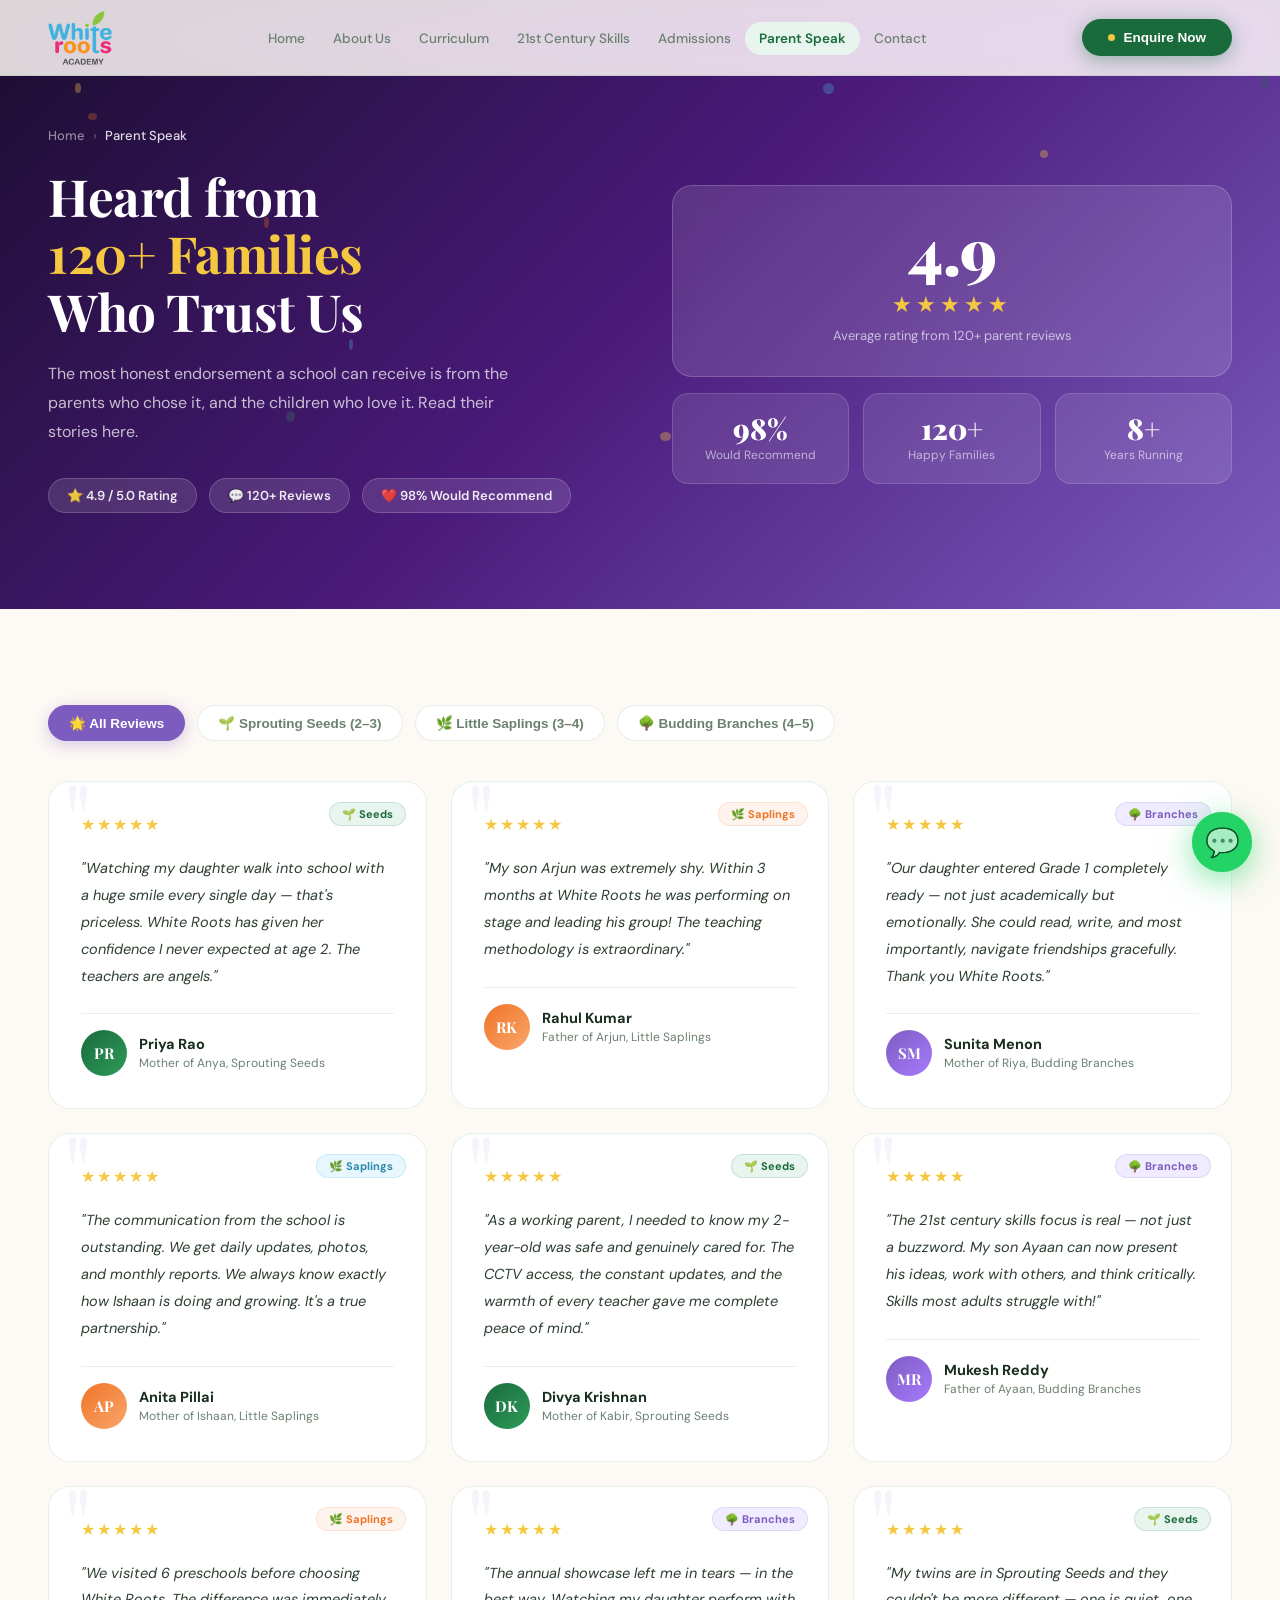
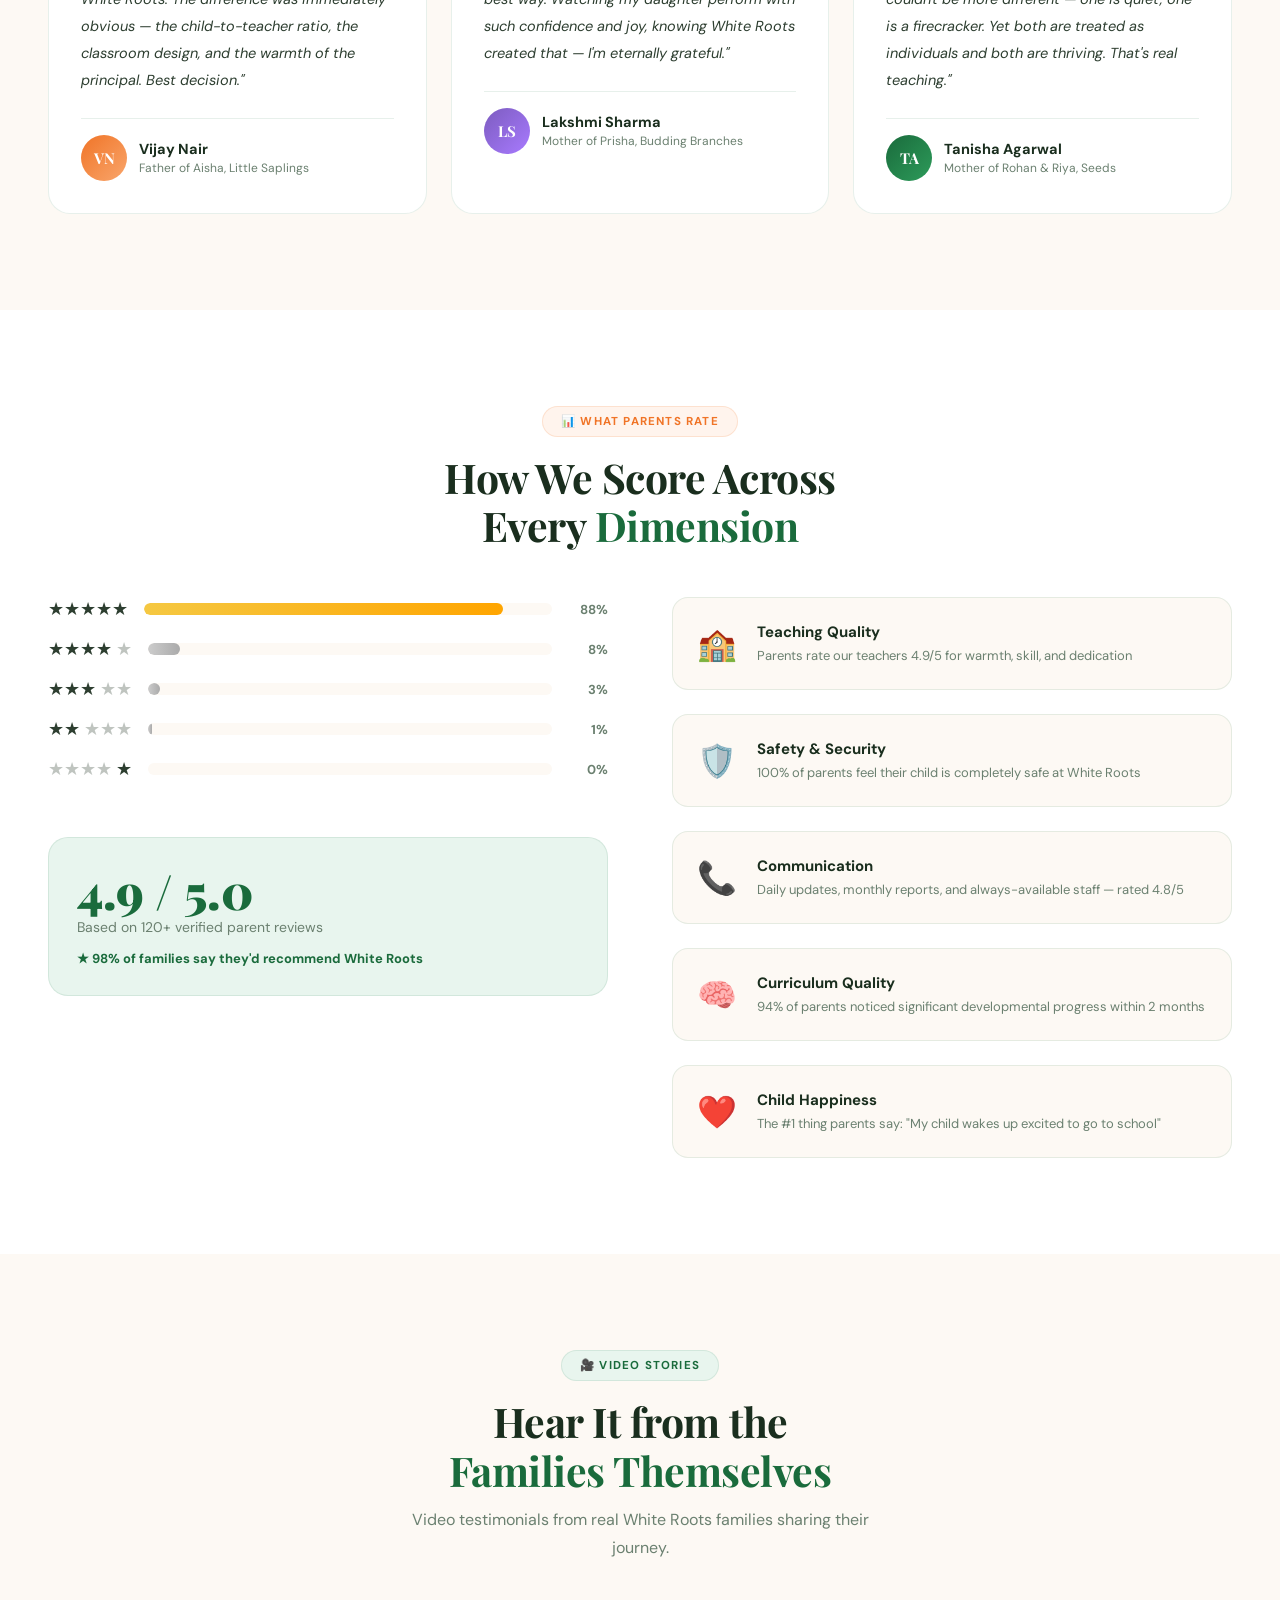
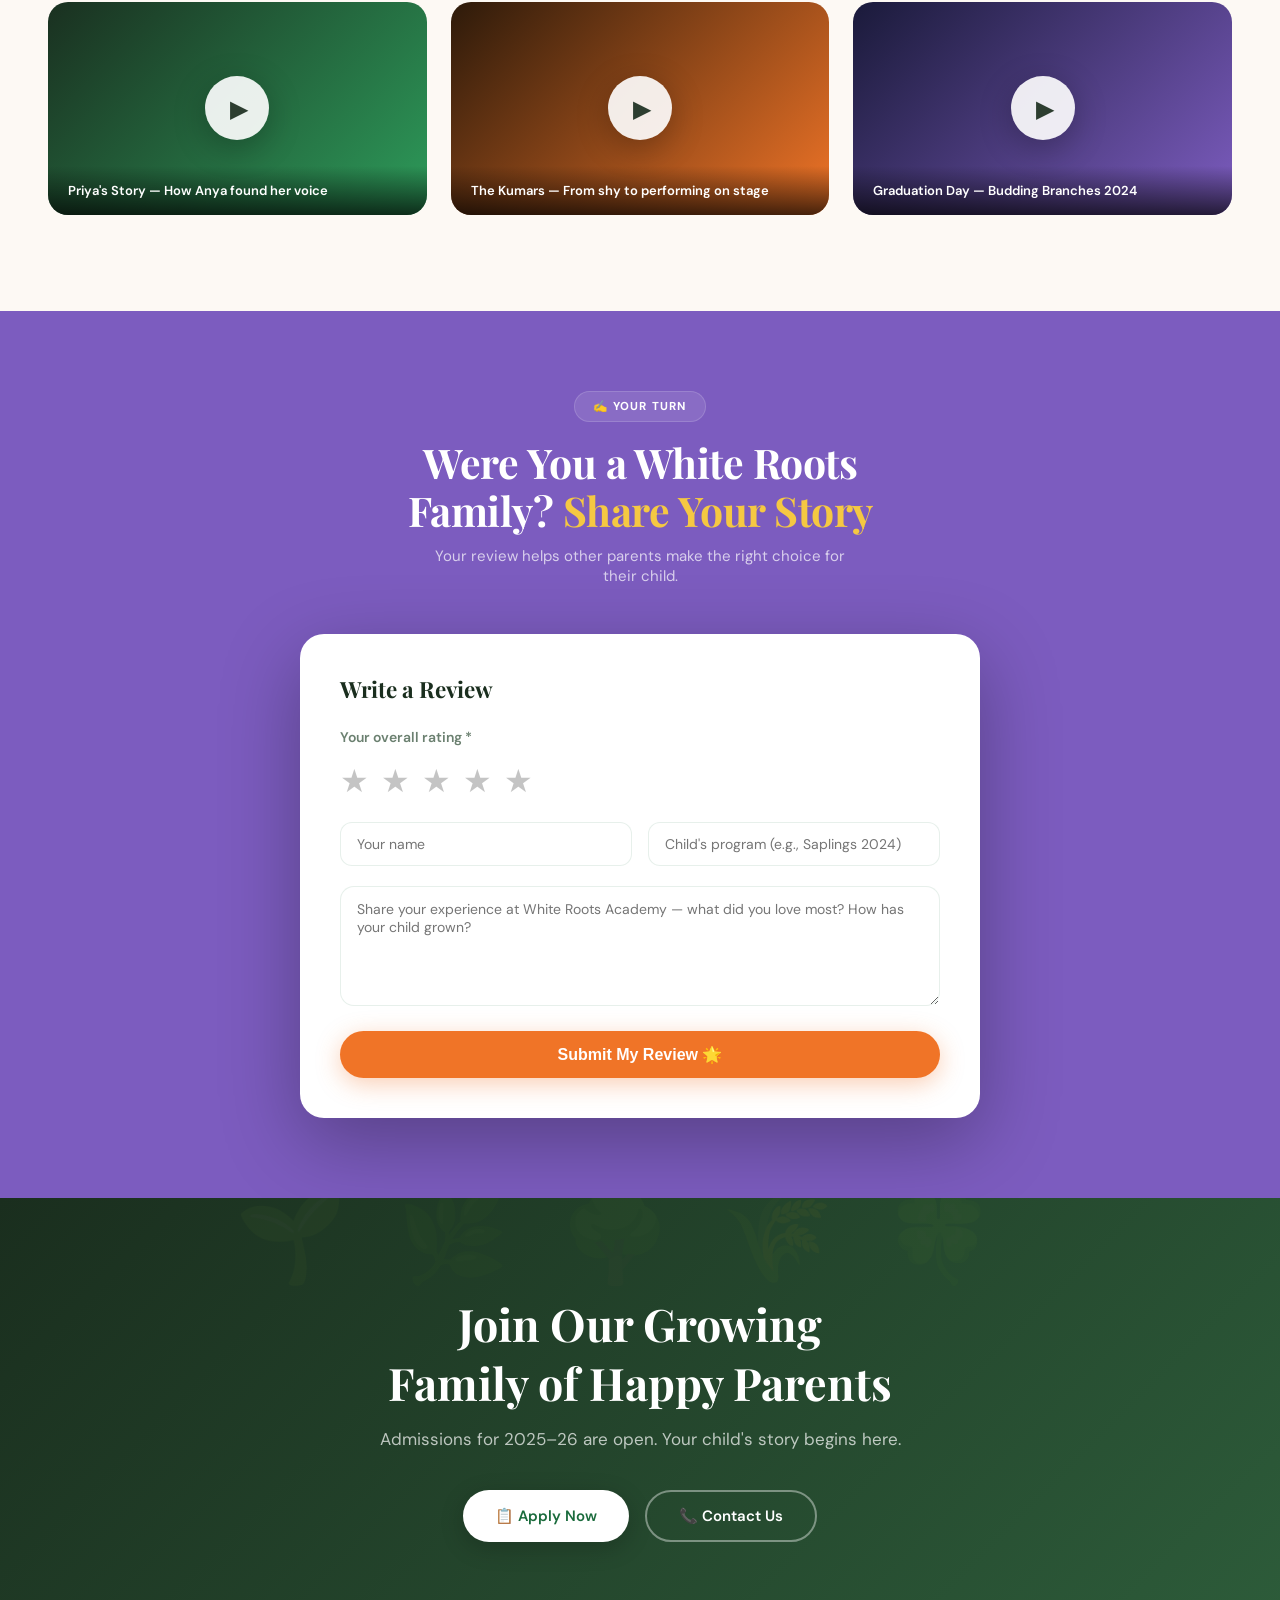
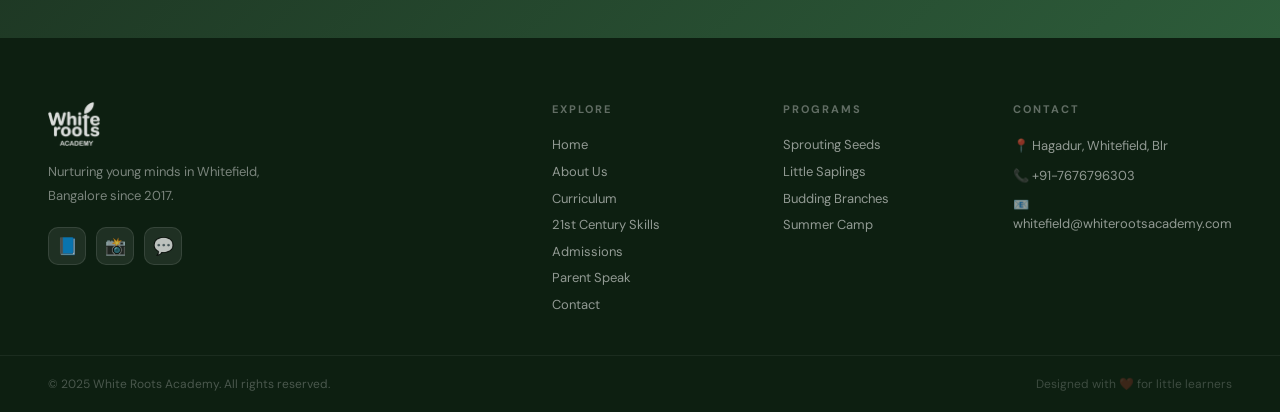
<file: parents.html>
<!DOCTYPE html>
<html lang="en">
<head>
<meta charset="UTF-8">
<meta name="viewport" content="width=device-width, initial-scale=1.0">
<meta name="description" content="Parent Speak — Read real reviews from 120+ families who chose White Roots Academy. See what parents say about our preschool in Whitefield, Bangalore.">
<title>Parent Speak — White Roots Academy</title>
<link href="https://fonts.googleapis.com/css2?family=Playfair+Display:ital,wght@0,400;0,600;0,700;0,900;1,400&family=DM+Sans:wght@300;400;500;600;700&display=swap" rel="stylesheet">
<link rel="stylesheet" href="styles.css">
<style>
.page-hero { background:linear-gradient(135deg,#1a0d2e 0%,#4a1a7a 50%,#7c5cbf 100%); }

/* RATING HERO CARDS */
.rating-panel { display:flex; flex-direction:column; gap:1rem; }
.rating-big {
  background:rgba(255,255,255,.12); border:1px solid rgba(255,255,255,.18);
  border-radius:20px; padding:2rem; text-align:center; backdrop-filter:blur(10px);
}
.rating-number { font-family:'Playfair Display',serif; font-size:4rem; font-weight:900; color:#fff; line-height:1; }
.rating-stars-big { color:var(--yellow); font-size:22px; letter-spacing:4px; margin:.5rem 0; display:block; }
.rating-desc { font-size:13px; color:rgba(255,255,255,.65); }
.rating-row { display:flex; gap:.875rem; }
.rating-mini {
  flex:1; background:rgba(255,255,255,.1); border:1px solid rgba(255,255,255,.15);
  border-radius:16px; padding:1.25rem; text-align:center; backdrop-filter:blur(8px);
}
.rm-num { font-family:'Playfair Display',serif; font-size:1.8rem; font-weight:900; color:#fff; line-height:1; display:block; }
.rm-label { font-size:12px; color:rgba(255,255,255,.6); margin-top:4px; }

/* FILTER TABS */
.filter-section { background:var(--cream); }
.filter-tabs { display:flex; gap:.75rem; flex-wrap:wrap; margin-bottom:2.5rem; }
.ftab {
  padding:9px 20px; border-radius:100px; font-size:13.5px; font-weight:600;
  border:1.5px solid var(--border); cursor:pointer; transition:var(--transition);
  background:#fff; color:var(--muted);
}
.ftab:hover, .ftab.active { background:var(--purple); color:#fff; border-color:var(--purple); box-shadow:0 4px 16px rgba(124,92,191,.3); }

#reviews-wrap {
  display: grid;
  grid-template-columns: repeat(3, 1fr);
  gap: 1.5rem;
  margin-top: 2rem;
}
.tcard {
  background:#fff; border-radius:22px; padding:2rem;
  border:1px solid var(--border); transition:all .4s; cursor:default; position:relative;
  overflow:hidden;
}
.tcard::before {
  content:'"'; font-family:'Playfair Display',serif; font-size:100px;
  position:absolute; top:-15px; left:14px; color:rgba(124,92,191,.07);
  line-height:1; pointer-events:none;
}
.tcard:hover { transform:translateY(-10px); box-shadow:0 24px 60px rgba(0,0,0,.12); border-color:rgba(124,92,191,.2); }
.tcard:hover::after { opacity:1; }
.tcard::after { content:''; position:absolute; bottom:0; left:0; right:0; height:3px; background:linear-gradient(to right,var(--purple),#a87aff); opacity:0; transition:opacity .3s; }
.tc-stars { color:var(--yellow); font-size:16px; letter-spacing:2px; margin-bottom:1.25rem; }
.tc-quote { font-size:14.5px; color:var(--text); line-height:1.85; margin-bottom:1.5rem; font-style:italic; position:relative; z-index:1; }
.tc-author { display:flex; align-items:center; gap:12px; padding-top:1rem; border-top:1px solid var(--border); }
.tc-avatar {
  width:46px; height:46px; border-radius:50%; flex-shrink:0;
  display:flex; align-items:center; justify-content:center;
  font-weight:700; font-size:15px; color:#fff; font-family:'Playfair Display',serif;
}
.tc-name { font-size:14.5px; font-weight:700; color:var(--dark); margin-bottom:2px; }
.tc-child { font-size:12px; color:var(--muted); }
.tc-badge {
  position:absolute; top:1.25rem; right:1.25rem;
  padding:4px 12px; border-radius:100px; font-size:11px; font-weight:700;
  border:1px solid;
}
.badge-green { background:var(--green-pale); color:var(--green); border-color:rgba(26,107,60,.15); }
.badge-orange { background:var(--orange-pale); color:var(--orange); border-color:rgba(240,116,39,.15); }
.badge-purple { background:var(--purple-pale); color:var(--purple); border-color:rgba(124,92,191,.15); }
.badge-sky { background:var(--sky-pale); color:#2a8aaa; border-color:rgba(77,182,232,.2); }

.tcard[data-c="seeds"] .tc-avatar { background:linear-gradient(135deg,var(--green),var(--green-light)); }
.tcard[data-c="saplings"] .tc-avatar { background:linear-gradient(135deg,var(--orange),var(--orange-light)); }
.tcard[data-c="branches"] .tc-avatar { background:linear-gradient(135deg,var(--purple),#a87aff); }

/* RATING BREAKDOWN */
.rating-breakdown { background:#fff; }
.rb-grid { display:grid; grid-template-columns:1fr 1fr; gap:4rem; align-items:start; margin-top:3rem; }
.rb-visual { display:flex; flex-direction:column; gap:1rem; }
.rb-row { display:flex; align-items:center; gap:1rem; }
.rb-stars { display:flex; gap:4px; font-size:18px; flex-shrink:0; }
.rb-track { flex:1; height:12px; background:var(--cream); border-radius:100px; overflow:hidden; }
.rb-fill { height:100%; background:linear-gradient(to right,var(--yellow),#ffa500); border-radius:100px; transition:width 1.5s ease .3s; width:0; }
.rb-count { font-size:13px; font-weight:700; color:var(--muted); min-width:40px; text-align:right; }
.rb-right { display:flex; flex-direction:column; gap:1.5rem; }
.rb-stat { display:flex; align-items:center; gap:1.25rem; padding:1.5rem; background:var(--cream); border-radius:16px; border:1px solid var(--border); transition:var(--transition); cursor:default; }
.rb-stat:hover { background:var(--purple-pale); border-color:rgba(124,92,191,.2); transform:translateX(6px); }
.rbs-icon { font-size:32px; flex-shrink:0; }
.rbs-text strong { display:block; font-size:15px; font-weight:700; color:var(--dark); margin-bottom:2px; }
.rbs-text span { font-size:13px; color:var(--muted); }

/* WRITE REVIEW */
.write-review { background:var(--purple); padding:5rem 3rem; }
.review-form-card {
  max-width:680px; margin:3rem auto 0;
  background:#fff; border-radius:24px; padding:2.5rem;
  box-shadow:0 24px 80px rgba(0,0,0,.3);
}
.star-rating { display:flex; gap:.75rem; margin-bottom:1.25rem; }
.star-b { font-size:32px; cursor:pointer; transition:transform .2s; filter:grayscale(1) opacity(.3); }
.star-b:hover, .star-b.lit { filter:none; transform:scale(1.2); }
.review-form-card textarea { width:100%; padding:13px 16px; border-radius:14px; border:1.5px solid var(--border); font-family:'DM Sans',sans-serif; font-size:14px; min-height:120px; resize:vertical; outline:none; transition:border-color .3s; }
.review-form-card textarea:focus { border-color:var(--purple); box-shadow:0 0 0 4px rgba(124,92,191,.1); }
.rev-name-row { display:flex; gap:1rem; margin-bottom:1.25rem; }
.rev-name-row input { flex:1; padding:12px 16px; border-radius:12px; border:1.5px solid var(--border); font-family:'DM Sans',sans-serif; font-size:14px; outline:none; transition:border-color .3s; }
.rev-name-row input:focus { border-color:var(--purple); }

/* VIDEO SECTION */
.video-section { background:var(--cream); }
.video-grid { display:grid; grid-template-columns:repeat(3,1fr); gap:1.5rem; margin-top:2.5rem; }
.video-card {
  border-radius:20px; overflow:hidden; position:relative; cursor:pointer;
  transition:var(--transition); aspect-ratio:16/9;
  display:flex; align-items:center; justify-content:center;
}
.video-card:hover { transform:scale(1.04); box-shadow:var(--shadow-lg); }
.video-card:hover .play-btn { transform:scale(1.2); }
.vc-1{background:linear-gradient(135deg,#1a3020,#2d9b5a)}
.vc-2{background:linear-gradient(135deg,#2d1a0a,var(--orange))}
.vc-3{background:linear-gradient(135deg,#1a1a3a,var(--purple))}
.play-btn {
  width:64px; height:64px; border-radius:50%; background:rgba(255,255,255,.9);
  display:flex; align-items:center; justify-content:center; font-size:24px;
  transition:transform .3s; box-shadow:0 8px 32px rgba(0,0,0,.25); padding-left:4px;
}
.vc-label { position:absolute; bottom:0; left:0; right:0; padding:1rem 1.25rem; background:linear-gradient(to top, rgba(0,0,0,.7), transparent); color:#fff; font-size:13px; font-weight:600; }

@media(max-width:1024px){
  #reviews-wrap { grid-template-columns: repeat(2, 1fr); }
  .rb-grid{grid-template-columns:1fr; gap: 3rem; }
  .video-grid{grid-template-columns:1fr 1fr}
}
@media(max-width:768px){
  #reviews-wrap { grid-template-columns: 1fr; }
  .video-grid{grid-template-columns:1fr}
  .tcard { padding: 1.5rem; }
  .review-form-card { padding: 1.5rem; }
  .rb-stat { padding: 1.25rem; }
}
@media(max-width:576px){
  .rev-name-row { flex-direction: column; gap: 1rem; }
}
</style>
</head>
<body>

<nav class="nav" id="main-nav">
  <a href="index.html" class="nav-logo">
    <div class="nav-logo-img-real"><img src="logo/logo.png" alt="White Roots Academy" class="nav-logo-real-img" /></div>
  </a>
  <ul class="nav-links">
    <li><a href="index.html">Home</a></li><li><a href="about.html">About Us</a></li>
    <li><a href="curriculum.html">Curriculum</a></li><li><a href="skills.html">21st Century Skills</a></li>
    <li><a href="admissions.html">Admissions</a></li>
    <li><a href="parents.html" class="active">Parent Speak</a></li>
    <li><a href="contact.html">Contact</a></li>
  </ul>
  <button class="nav-cta" onclick="window.location.href='admissions.html#enquiry-form'"><span class="cta-dot"></span> Enquire Now</button>
  <button class="nav-hamburger" aria-label="Menu"><span></span><span></span><span></span></button>
</nav>
<div class="nav-mobile">
  <a href="index.html">🏠 Home</a><a href="about.html">🌿 About Us</a>
  <a href="curriculum.html">📚 Curriculum</a><a href="skills.html">⚡ 21st Century Skills</a>
  <a href="admissions.html">📋 Admissions</a>
  <a href="parents.html" class="active">💬 Parent Speak</a>
  <a href="contact.html">📍 Contact</a>
  <button class="nav-cta btn" onclick="window.location.href='admissions.html#enquiry-form'">Enquire Now →</button>
</div>

<!-- HERO -->
<div class="page-hero" style="min-height:480px">
  <div class="particles-wrap"></div>
  <div class="hero-text">
    <div class="page-breadcrumb"><a href="index.html">Home</a><span class="sep">›</span><span class="current">Parent Speak</span></div>
    <h1>Heard from<br><em>120+ Families</em><br>Who Trust Us</h1>
    <p class="hero-sub">The most honest endorsement a school can receive is from the parents who chose it, and the children who love it. Read their stories here.</p>
    <div class="hero-pills">
      <div class="hero-pill">⭐ 4.9 / 5.0 Rating</div>
      <div class="hero-pill">💬 120+ Reviews</div>
      <div class="hero-pill">❤️ 98% Would Recommend</div>
    </div>
  </div>
  <div class="rating-panel">
    <div class="rating-big">
      <div class="rating-number">4.9</div>
      <span class="rating-stars-big">★★★★★</span>
      <div class="rating-desc">Average rating from 120+ parent reviews</div>
    </div>
    <div class="rating-row">
      <div class="rating-mini"><span class="rm-num">98%</span><div class="rm-label">Would Recommend</div></div>
      <div class="rating-mini"><span class="rm-num">120+</span><div class="rm-label">Happy Families</div></div>
      <div class="rating-mini"><span class="rm-num">8+</span><div class="rm-label">Years Running</div></div>
    </div>
  </div>
</div>

<!-- FILTER + REVIEWS -->
<section class="filter-section">
  <div class="filter-tabs">
    <button class="ftab active" onclick="filter('all',this)">🌟 All Reviews</button>
    <button class="ftab" onclick="filter('seeds',this)">🌱 Sprouting Seeds (2–3)</button>
    <button class="ftab" onclick="filter('saplings',this)">🌿 Little Saplings (3–4)</button>
    <button class="ftab" onclick="filter('branches',this)">🌳 Budding Branches (4–5)</button>
  </div>

  <!-- Reviews Grid -->
  <div id="reviews-wrap">
    <div class="tcard reveal rd1" data-c="seeds">
      <div class="tc-badge badge-green">🌱 Seeds</div>
      <div class="tc-stars">★★★★★</div>
      <p class="tc-quote">"Watching my daughter walk into school with a huge smile every single day — that's priceless. White Roots has given her confidence I never expected at age 2. The teachers are angels."</p>
      <div class="tc-author"><div class="tc-avatar">PR</div><div><div class="tc-name">Priya Rao</div><div class="tc-child">Mother of Anya, Sprouting Seeds</div></div></div>
    </div>

    <div class="tcard reveal rd2" data-c="saplings">
      <div class="tc-badge badge-orange">🌿 Saplings</div>
      <div class="tc-stars">★★★★★</div>
      <p class="tc-quote">"My son Arjun was extremely shy. Within 3 months at White Roots he was performing on stage and leading his group! The teaching methodology is extraordinary."</p>
      <div class="tc-author"><div class="tc-avatar">RK</div><div><div class="tc-name">Rahul Kumar</div><div class="tc-child">Father of Arjun, Little Saplings</div></div></div>
    </div>

    <div class="tcard reveal rd3" data-c="branches">
      <div class="tc-badge badge-purple">🌳 Branches</div>
      <div class="tc-stars">★★★★★</div>
      <p class="tc-quote">"Our daughter entered Grade 1 completely ready — not just academically but emotionally. She could read, write, and most importantly, navigate friendships gracefully. Thank you White Roots."</p>
      <div class="tc-author"><div class="tc-avatar">SM</div><div><div class="tc-name">Sunita Menon</div><div class="tc-child">Mother of Riya, Budding Branches</div></div></div>
    </div>

    <div class="tcard reveal rd1" data-c="saplings">
      <div class="tc-badge badge-sky">🌿 Saplings</div>
      <div class="tc-stars">★★★★★</div>
      <p class="tc-quote">"The communication from the school is outstanding. We get daily updates, photos, and monthly reports. We always know exactly how Ishaan is doing and growing. It's a true partnership."</p>
      <div class="tc-author"><div class="tc-avatar">AP</div><div><div class="tc-name">Anita Pillai</div><div class="tc-child">Mother of Ishaan, Little Saplings</div></div></div>
    </div>

    <div class="tcard reveal rd2" data-c="seeds">
      <div class="tc-badge badge-green">🌱 Seeds</div>
      <div class="tc-stars">★★★★★</div>
      <p class="tc-quote">"As a working parent, I needed to know my 2-year-old was safe and genuinely cared for. The CCTV access, the constant updates, and the warmth of every teacher gave me complete peace of mind."</p>
      <div class="tc-author"><div class="tc-avatar">DK</div><div><div class="tc-name">Divya Krishnan</div><div class="tc-child">Mother of Kabir, Sprouting Seeds</div></div></div>
    </div>

    <div class="tcard reveal rd3" data-c="branches">
      <div class="tc-badge badge-purple">🌳 Branches</div>
      <div class="tc-stars">★★★★★</div>
      <p class="tc-quote">"The 21st century skills focus is real — not just a buzzword. My son Ayaan can now present his ideas, work with others, and think critically. Skills most adults struggle with!"</p>
      <div class="tc-author"><div class="tc-avatar">MR</div><div><div class="tc-name">Mukesh Reddy</div><div class="tc-child">Father of Ayaan, Budding Branches</div></div></div>
    </div>

    <div class="tcard reveal rd1" data-c="saplings">
      <div class="tc-badge badge-orange">🌿 Saplings</div>
      <div class="tc-stars">★★★★★</div>
      <p class="tc-quote">"We visited 6 preschools before choosing White Roots. The difference was immediately obvious — the child-to-teacher ratio, the classroom design, and the warmth of the principal. Best decision."</p>
      <div class="tc-author"><div class="tc-avatar">VN</div><div><div class="tc-name">Vijay Nair</div><div class="tc-child">Father of Aisha, Little Saplings</div></div></div>
    </div>

    <div class="tcard reveal rd2" data-c="branches">
      <div class="tc-badge badge-purple">🌳 Branches</div>
      <div class="tc-stars">★★★★★</div>
      <p class="tc-quote">"The annual showcase left me in tears — in the best way. Watching my daughter perform with such confidence and joy, knowing White Roots created that — I'm eternally grateful."</p>
      <div class="tc-author"><div class="tc-avatar">LS</div><div><div class="tc-name">Lakshmi Sharma</div><div class="tc-child">Mother of Prisha, Budding Branches</div></div></div>
    </div>

    <div class="tcard reveal rd3" data-c="seeds">
      <div class="tc-badge badge-green">🌱 Seeds</div>
      <div class="tc-stars">★★★★★</div>
      <p class="tc-quote">"My twins are in Sprouting Seeds and they couldn't be more different — one is quiet, one is a firecracker. Yet both are treated as individuals and both are thriving. That's real teaching."</p>
      <div class="tc-author"><div class="tc-avatar">TA</div><div><div class="tc-name">Tanisha Agarwal</div><div class="tc-child">Mother of Rohan & Riya, Seeds</div></div></div>
    </div>
  </div>
</section>

<!-- RATING BREAKDOWN -->
<section class="rating-breakdown">
  <div style="text-align:center;margin-bottom:3rem">
    <div class="section-tag" style="display:inline-flex">📊 What Parents Rate</div>
    <h2 class="section-title reveal">How We Score Across<br>Every <em>Dimension</em></h2>
  </div>
  <div class="rb-grid">
    <div class="rb-visual progress-section" style="background:none;padding:0">
      <div class="rb-row"><span class="rb-stars">★★★★★</span><div class="rb-track"><div class="rb-fill pb-fill" data-w="88" style="width:0"></div></div><span class="rb-count">88%</span></div>
      <div class="rb-row"><span class="rb-stars">★★★★<span style="opacity:.3">★</span></span><div class="rb-track"><div class="rb-fill pb-fill" data-w="8" style="width:0;background:linear-gradient(to right,#ccc,#aaa)"></div></div><span class="rb-count">8%</span></div>
      <div class="rb-row"><span class="rb-stars">★★★<span style="opacity:.3">★★</span></span><div class="rb-track"><div class="rb-fill pb-fill" data-w="3" style="width:0;background:linear-gradient(to right,#ccc,#aaa)"></div></div><span class="rb-count">3%</span></div>
      <div class="rb-row"><span class="rb-stars">★★<span style="opacity:.3">★★★</span></span><div class="rb-track"><div class="rb-fill pb-fill" data-w="1" style="width:0;background:linear-gradient(to right,#ccc,#aaa)"></div></div><span class="rb-count">1%</span></div>
      <div class="rb-row"><span class="rb-stars"><span style="opacity:.3">★★★★</span>★</span><div class="rb-track"><div class="rb-fill pb-fill" data-w="0" style="width:0;background:#ddd"></div></div><span class="rb-count">0%</span></div>
      <div style="margin-top:2.5rem;padding:1.75rem;background:var(--green-pale);border-radius:20px;border:1px solid rgba(26,107,60,.1)">
        <p style="font-size:3rem;font-weight:900;font-family:'Playfair Display',serif;color:var(--green);line-height:1;margin-bottom:.25rem">4.9 / 5.0</p>
        <p style="font-size:14px;color:var(--muted)">Based on 120+ verified parent reviews</p>
        <p style="font-size:13px;color:var(--green);font-weight:700;margin-top:.875rem">★ 98% of families say they'd recommend White Roots</p>
      </div>
    </div>
    <div class="rb-right">
      <div class="rb-stat reveal rd1"><span class="rbs-icon">🏫</span><div class="rbs-text"><strong>Teaching Quality</strong><span>Parents rate our teachers 4.9/5 for warmth, skill, and dedication</span></div></div>
      <div class="rb-stat reveal rd2"><span class="rbs-icon">🛡️</span><div class="rbs-text"><strong>Safety & Security</strong><span>100% of parents feel their child is completely safe at White Roots</span></div></div>
      <div class="rb-stat reveal rd3"><span class="rbs-icon">📞</span><div class="rbs-text"><strong>Communication</strong><span>Daily updates, monthly reports, and always-available staff — rated 4.8/5</span></div></div>
      <div class="rb-stat reveal rd4"><span class="rbs-icon">🧠</span><div class="rbs-text"><strong>Curriculum Quality</strong><span>94% of parents noticed significant developmental progress within 2 months</span></div></div>
      <div class="rb-stat reveal rd5"><span class="rbs-icon">❤️</span><div class="rbs-text"><strong>Child Happiness</strong><span>The #1 thing parents say: "My child wakes up excited to go to school"</span></div></div>
    </div>
  </div>
</section>

<!-- VIDEO TESTIMONIALS (Placeholder) -->
<section class="video-section">
  <div style="text-align:center;margin-bottom:2.5rem">
    <div class="section-tag green" style="display:inline-flex">🎥 Video Stories</div>
    <h2 class="section-title reveal">Hear It from the<br><em>Families Themselves</em></h2>
    <p class="section-sub reveal" style="max-width:460px;margin:.5rem auto 0">Video testimonials from real White Roots families sharing their journey.</p>
  </div>
  <div class="video-grid">
    <div class="video-card vc-1 reveal rd1"><div class="play-btn">▶</div><div class="vc-label">Priya's Story — How Anya found her voice</div></div>
    <div class="video-card vc-2 reveal rd2"><div class="play-btn">▶</div><div class="vc-label">The Kumars — From shy to performing on stage</div></div>
    <div class="video-card vc-3 reveal rd3"><div class="play-btn">▶</div><div class="vc-label">Graduation Day — Budding Branches 2024</div></div>
  </div>
</section>

<!-- WRITE REVIEW -->
<section class="write-review">
  <div style="text-align:center;margin-bottom:1rem">
    <div class="section-tag dark" style="display:inline-flex">✍️ Your Turn</div>
    <h2 class="section-title reveal" style="color:#fff">Were You a White Roots<br>Family? <em style="color:var(--yellow)">Share Your Story</em></h2>
    <p style="color:rgba(255,255,255,.7);font-size:15px;margin:.5rem auto;max-width:440px">Your review helps other parents make the right choice for their child.</p>
  </div>
  <div class="review-form-card">
    <h3 style="font-family:'Playfair Display',serif;font-size:1.4rem;color:var(--dark);margin-bottom:1.5rem">Write a Review</h3>
    <p style="font-size:14px;color:var(--muted);margin-bottom:.875rem;font-weight:600">Your overall rating *</p>
    <div class="star-rating">
      <span class="star-b" onclick="rate(1)">★</span>
      <span class="star-b" onclick="rate(2)">★</span>
      <span class="star-b" onclick="rate(3)">★</span>
      <span class="star-b" onclick="rate(4)">★</span>
      <span class="star-b" onclick="rate(5)">★</span>
    </div>
    <div class="rev-name-row">
      <input type="text" placeholder="Your name" />
      <input type="text" placeholder="Child's program (e.g., Saplings 2024)" />
    </div>
    <textarea placeholder="Share your experience at White Roots Academy — what did you love most? How has your child grown?"></textarea>
    <button class="btn btn-primary" style="margin-top:1.25rem;width:100%;justify-content:center;font-size:16px" onclick="submitRev(this)">Submit My Review 🌟</button>
  </div>
</section>

<div class="cta-section">
  <h2>Join Our Growing<br>Family of Happy Parents</h2>
  <p>Admissions for 2025–26 are open. Your child's story begins here.</p>
  <div class="cta-btns">
    <a href="admissions.html" class="btn btn-white">📋 Apply Now</a>
    <a href="contact.html" class="btn btn-outline-white">📞 Contact Us</a>
  </div>
</div>

<footer>
  <div class="footer-brand">
    <div class="footer-logo"><div class="footer-logo-img-real"><img src="logo/logo.png" alt="White Roots Academy" class="footer-logo-real-img" /></div></div>
    <p>Nurturing young minds in Whitefield, Bangalore since 2017.</p>
    <div class="footer-social"><a href="https://www.facebook.com/WhiteRootsAcademy/" target="_blank" title="Facebook">📘</a><a href="https://www.instagram.com/whiterootsacademy/" target="_blank" title="Instagram">📸</a><a href="https://wa.me/917676796303" target="_blank" title="WhatsApp">💬</a></div>
  </div>
  <div class="footer-col"><h4>Explore</h4><a href="index.html">Home</a><a href="about.html">About Us</a><a href="curriculum.html">Curriculum</a><a href="skills.html">21st Century Skills</a><a href="admissions.html">Admissions</a><a href="parents.html">Parent Speak</a><a href="contact.html">Contact</a></div>
  <div class="footer-col"><h4>Programs</h4><a href="curriculum.html">Sprouting Seeds</a><a href="curriculum.html">Little Saplings</a><a href="curriculum.html">Budding Branches</a><a href="curriculum.html">Summer Camp</a></div>
  <div class="footer-col"><h4>Contact</h4><div class="footer-contact-item">📍 Hagadur, Whitefield, Blr</div><div class="footer-contact-item">📞 +91-7676796303</div><div class="footer-contact-item">📧 whitefield@whiterootsacademy.com</div></div>
</footer>
<div class="footer-bottom"><p>© 2025 White Roots Academy. All rights reserved.</p><p style="color:rgba(255,255,255,.2)">Designed with ❤️ for little learners</p></div>

<button class="wa-btn" onclick="window.open('https://wa.me/917676796303','_blank')" aria-label="WhatsApp"><div class="wa-pulse"></div>💬</button>
<script src="main.js"></script>
</body>
</html>
</file>
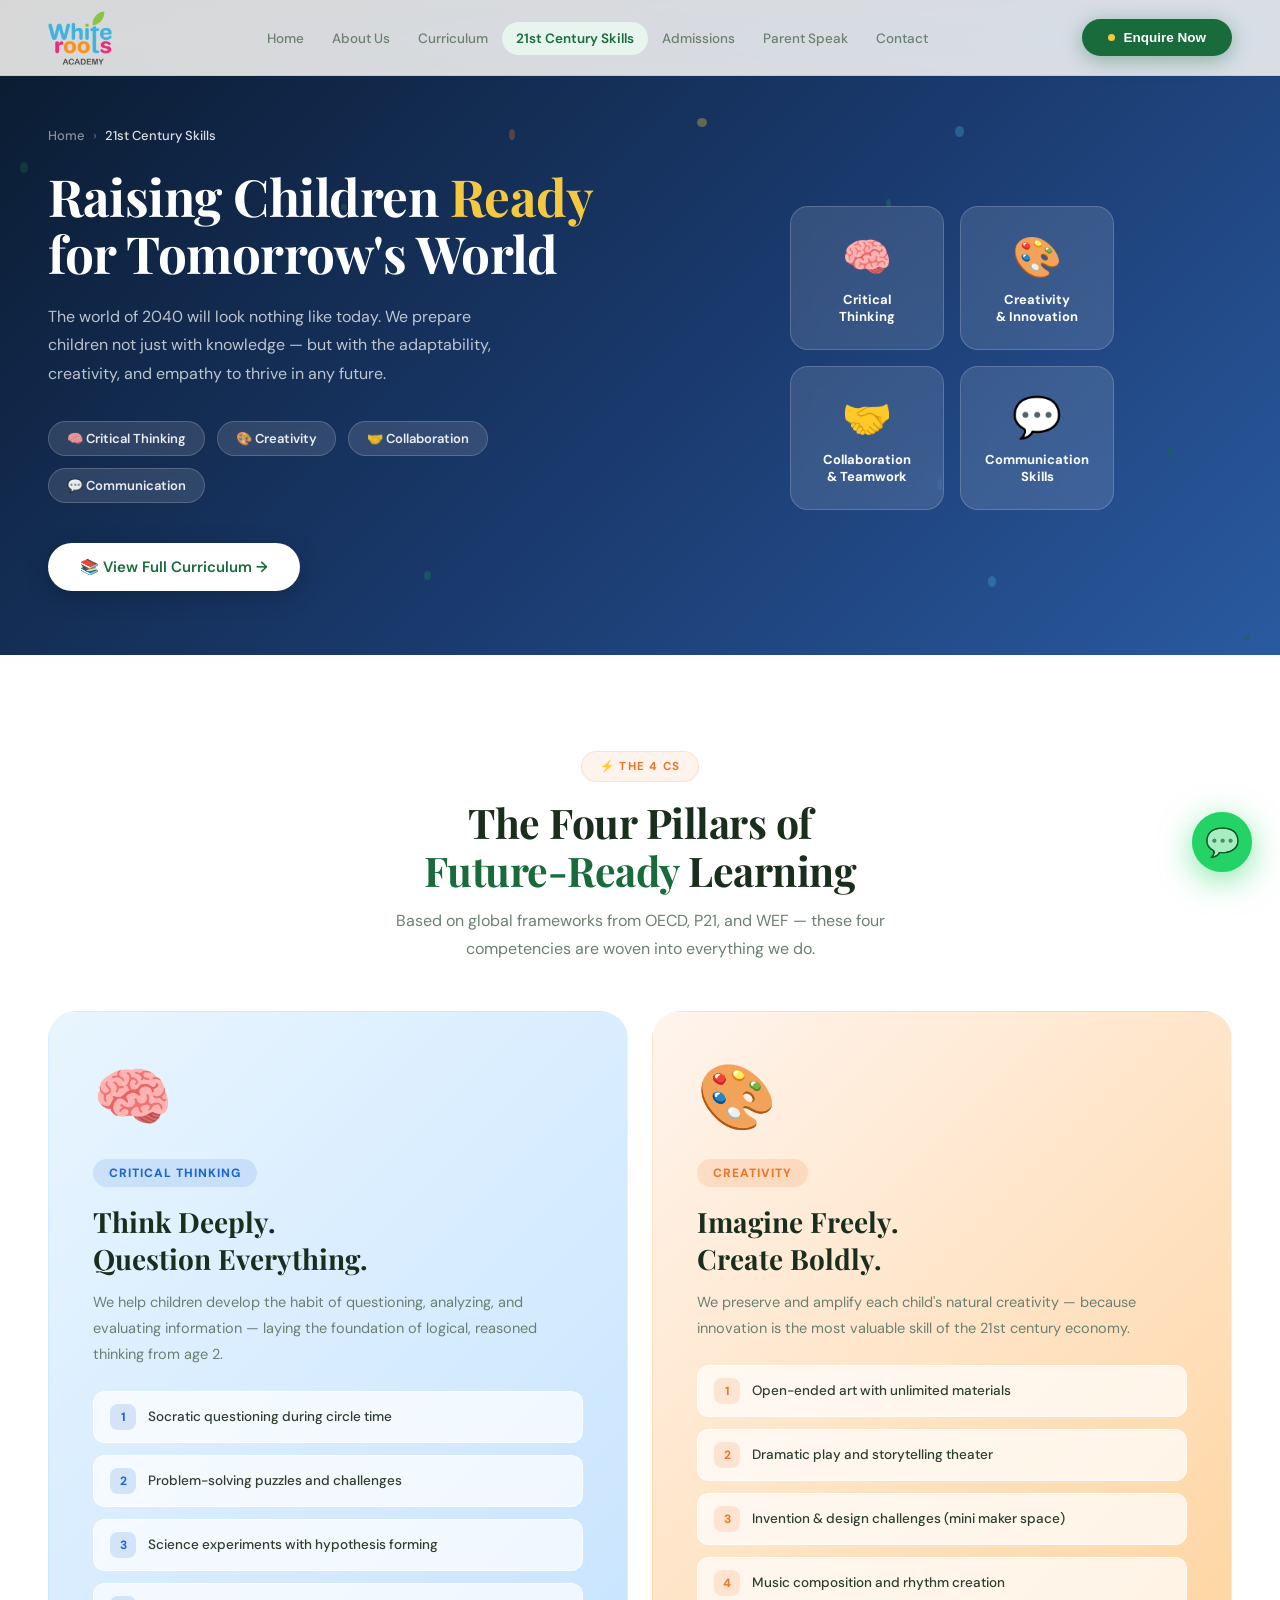
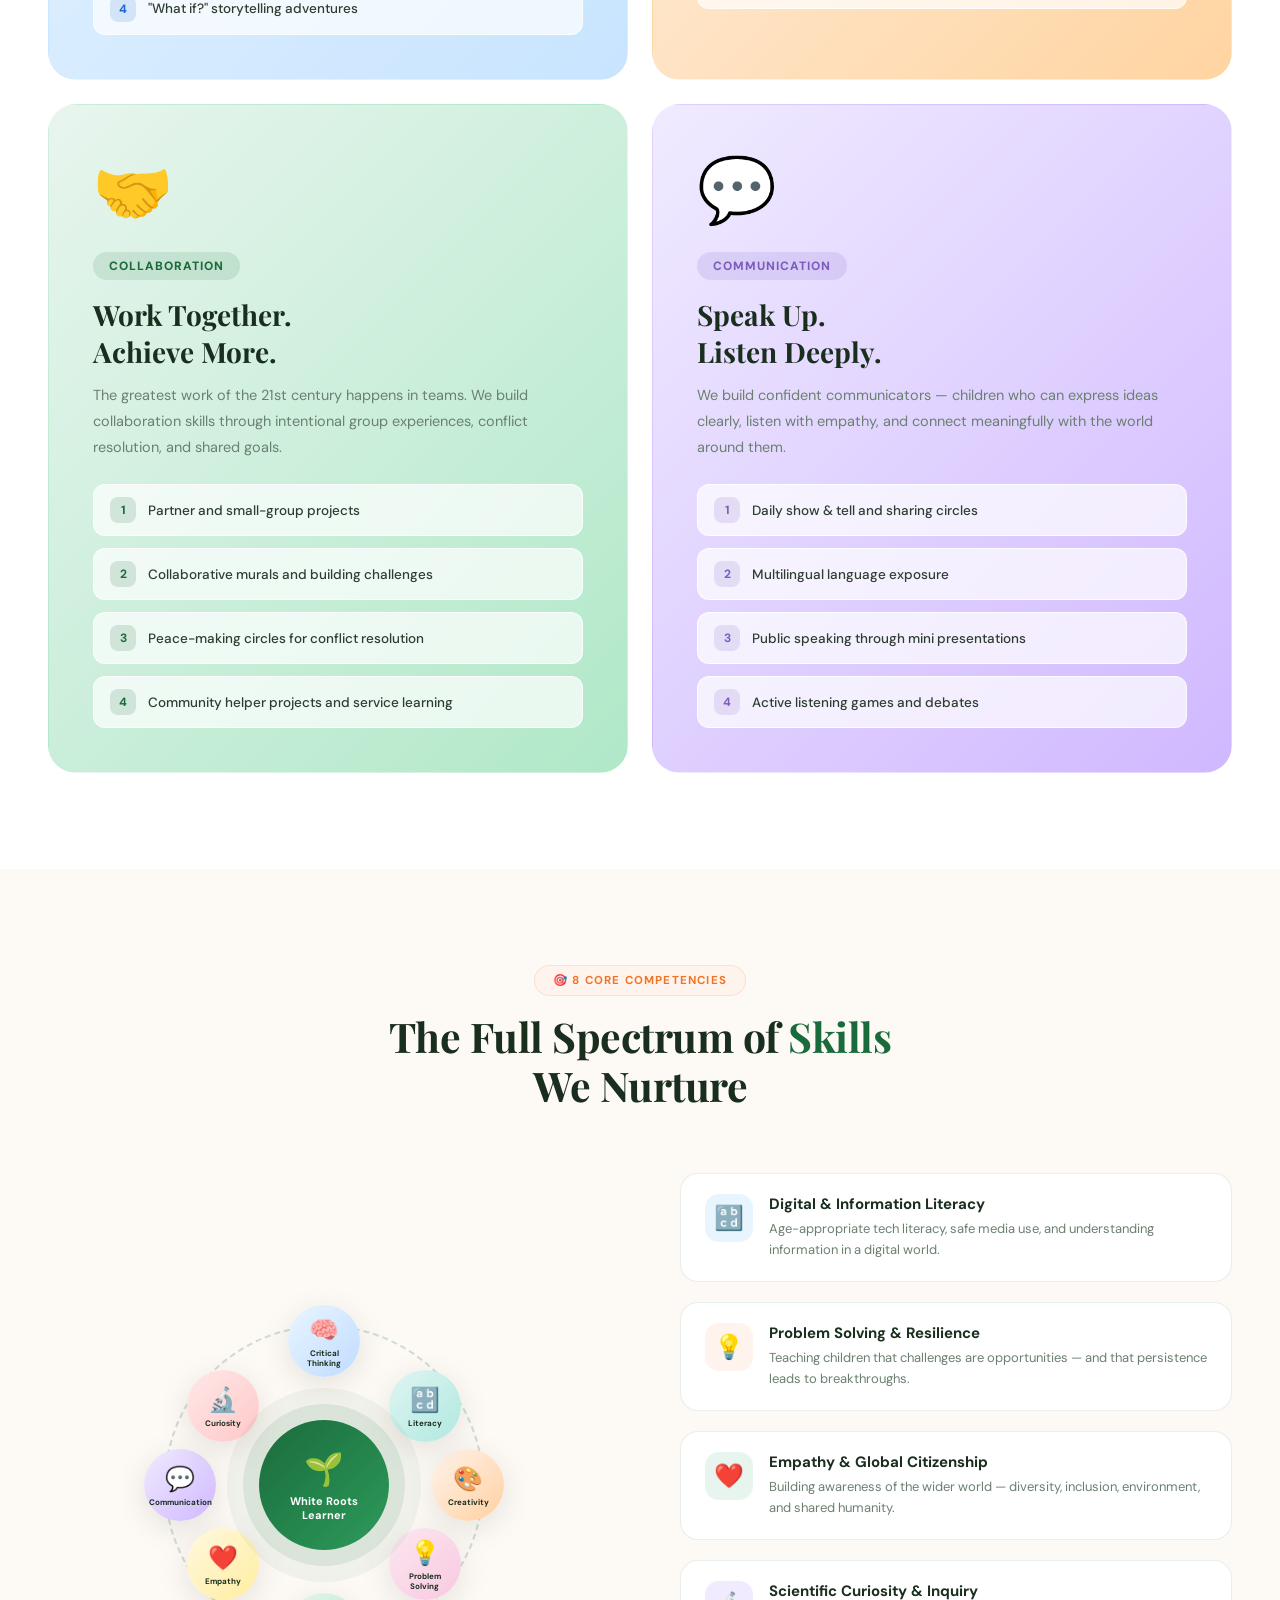
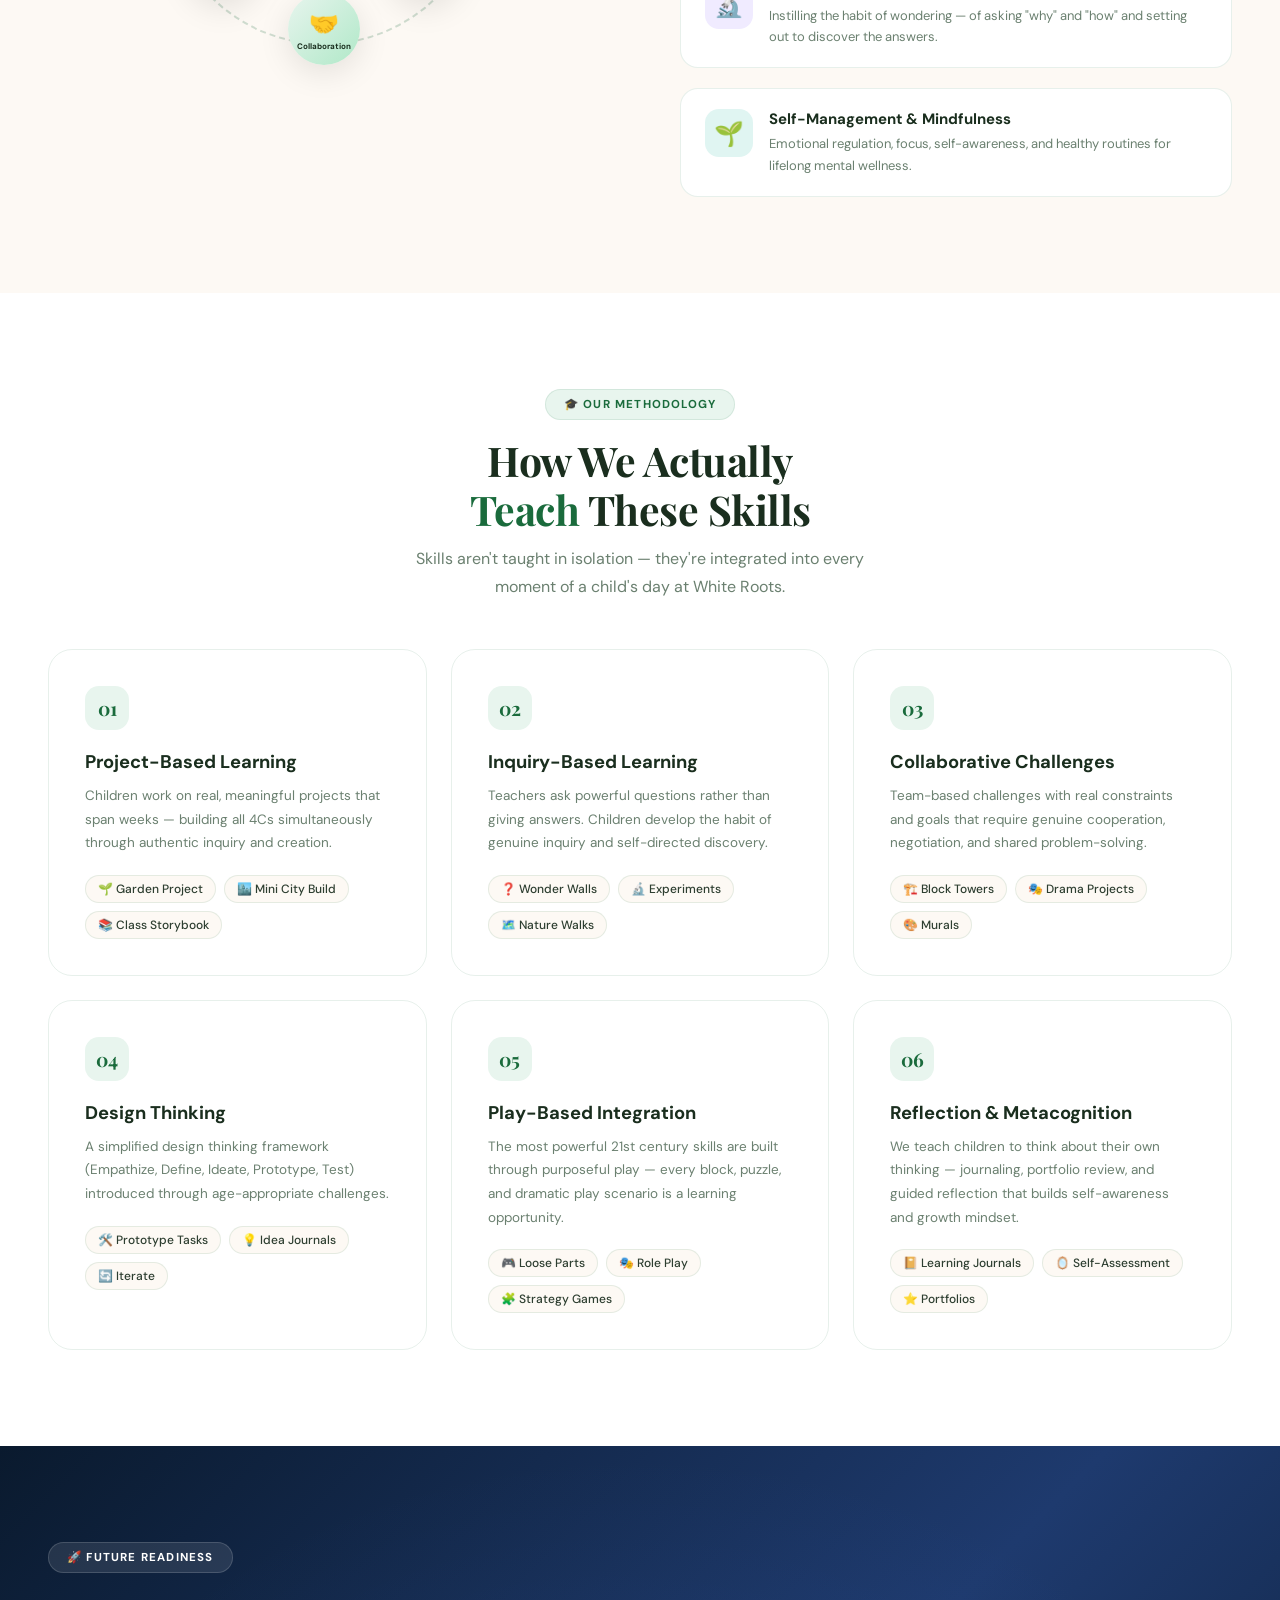
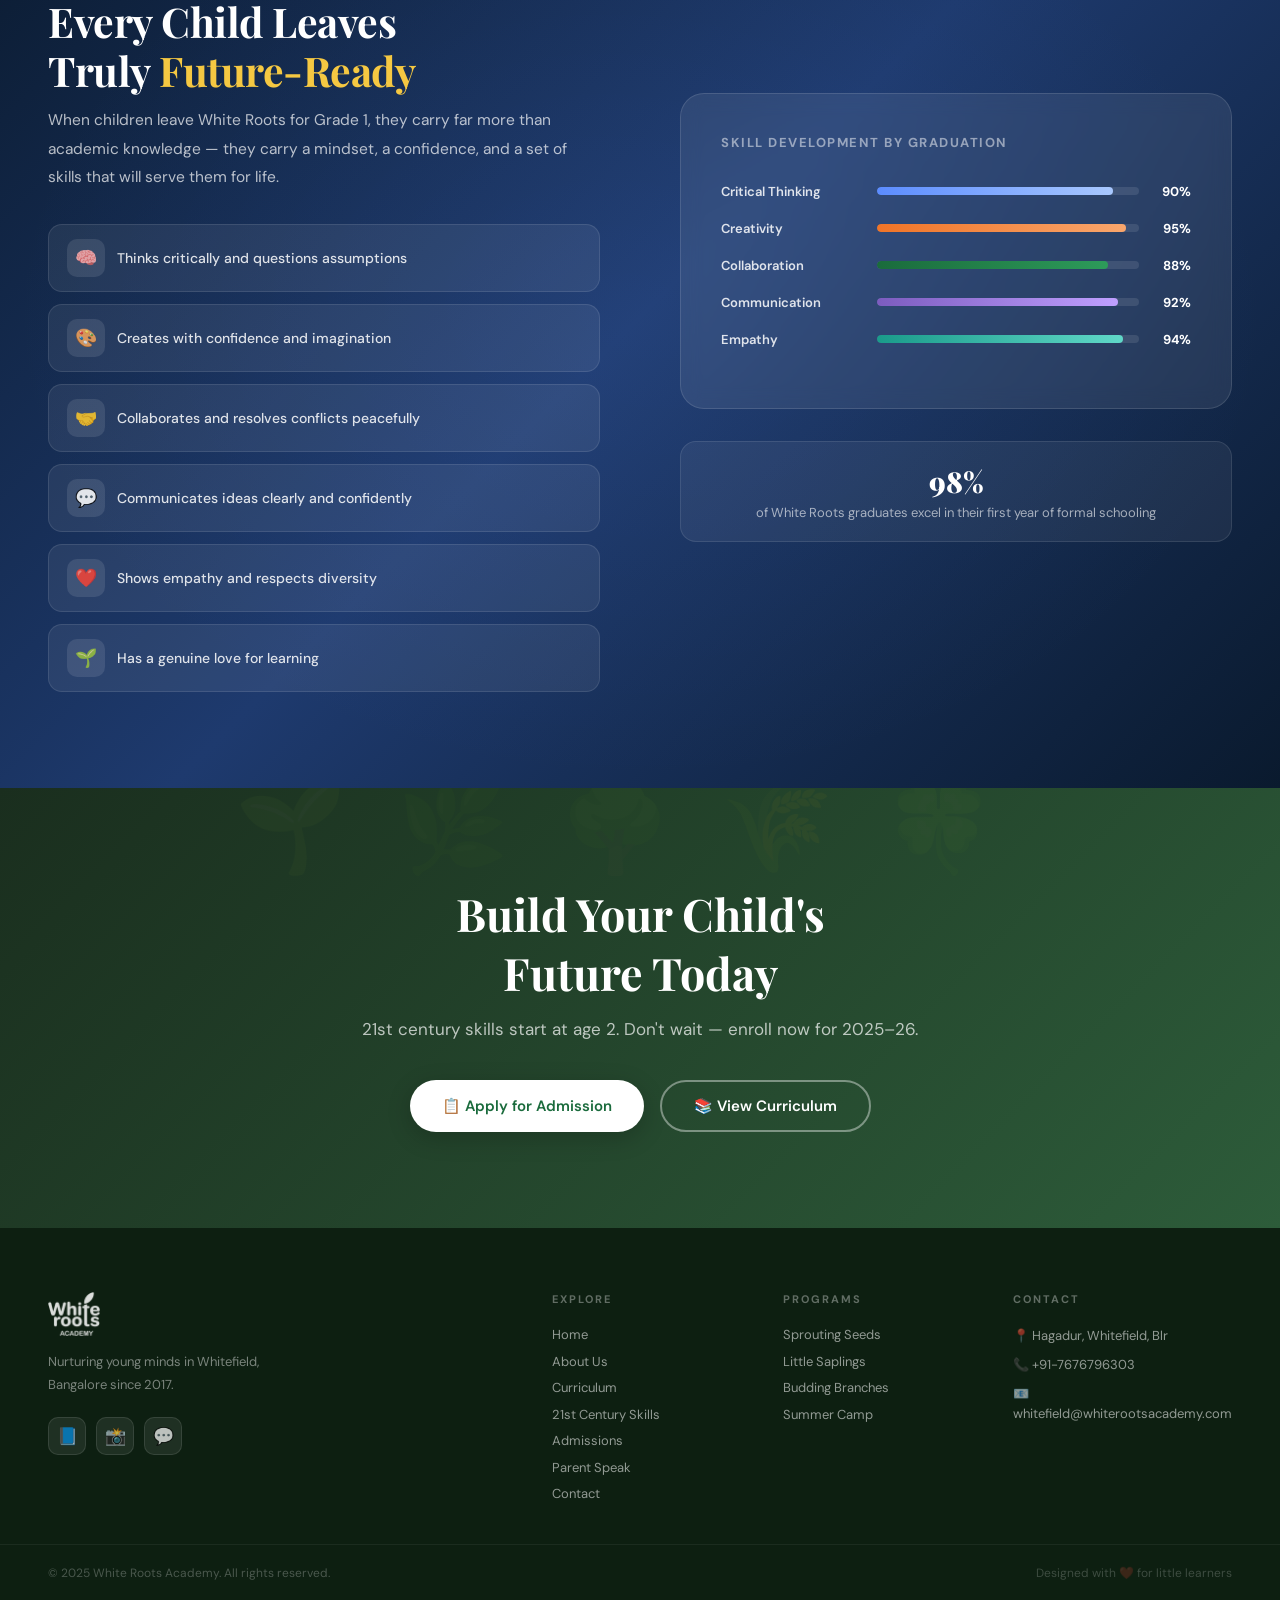
<file: skills.html>
<!DOCTYPE html>
<html lang="en">
<head>
<meta charset="UTF-8">
<meta name="viewport" content="width=device-width, initial-scale=1.0">
<meta name="description" content="21st Century Skills at White Roots Academy — Critical thinking, creativity, collaboration, communication, and future-ready skills for young learners.">
<title>21st Century Skills — White Roots Academy</title>
<link href="https://fonts.googleapis.com/css2?family=Playfair+Display:ital,wght@0,400;0,600;0,700;0,900;1,400&family=DM+Sans:wght@300;400;500;600;700&display=swap" rel="stylesheet">
<link rel="stylesheet" href="styles.css">
<style>
.page-hero { background:linear-gradient(135deg,#0a1a2e 0%,#1a3a6e 55%,#2a5aa0 100%); }

/* THE 4Cs */
.four-cs { background:#fff; }
.cs-grid { display:grid; grid-template-columns:repeat(2,1fr); gap:1.5rem; margin-top:3rem; }
.cs-card {
  border-radius:28px; padding:2.75rem; position:relative; overflow:hidden;
  cursor:default; transition:all .4s var(--bounce);
  border:1px solid transparent;
}
.cs-card:hover { transform:translateY(-10px) scale(1.01); }
.cs-card-1 { background:linear-gradient(135deg,#e8f5ff 0%,#c8e4ff 100%); }
.cs-card-2 { background:linear-gradient(135deg,var(--orange-pale) 0%,#ffd4a0 100%); }
.cs-card-3 { background:linear-gradient(135deg,var(--green-pale) 0%,#b0e8c8 100%); }
.cs-card-4 { background:linear-gradient(135deg,var(--purple-pale) 0%,#d0b8ff 100%); }
.cs-card:hover .cs-icon-big { transform:scale(1.15) rotate(-5deg); }
.cs-icon-big { font-size:64px; display:block; margin-bottom:1.25rem; transition:transform .4s var(--bounce); }
.cs-c-badge {
  display:inline-flex; align-items:center; gap:7px;
  padding:6px 16px; border-radius:100px; font-size:12px; font-weight:800;
  letter-spacing:1px; text-transform:uppercase; margin-bottom:1rem;
}
.cs-card-1 .cs-c-badge { background:rgba(30,100,210,.12); color:#1e64d2; }
.cs-card-2 .cs-c-badge { background:rgba(240,116,39,.15); color:var(--orange); }
.cs-card-3 .cs-c-badge { background:rgba(26,107,60,.12); color:var(--green); }
.cs-card-4 .cs-c-badge { background:rgba(124,92,191,.15); color:var(--purple); }
.cs-card h3 { font-family:'Playfair Display',serif; font-size:1.75rem; color:var(--dark); margin-bottom:.75rem; }
.cs-card > p { font-size:14.5px; color:var(--muted); line-height:1.8; margin-bottom:1.5rem; }
.cs-activities { display:flex; flex-direction:column; gap:.75rem; }
.cs-act {
  display:flex; align-items:center; gap:12px; padding:12px 16px;
  background:rgba(255,255,255,.7); border-radius:12px; font-size:13.5px; font-weight:500;
  color:var(--text); transition:var(--transition); cursor:default;
  border:1px solid rgba(255,255,255,.8);
}
.cs-act:hover { background:#fff; transform:translateX(6px); box-shadow:var(--shadow-sm); }
.cs-act-num { width:26px; height:26px; border-radius:8px; display:flex; align-items:center; justify-content:center; font-size:12px; font-weight:700; flex-shrink:0; }
.cs-card-1 .cs-act-num { background:rgba(30,100,210,.15); color:#1e64d2; }
.cs-card-2 .cs-act-num { background:rgba(240,116,39,.15); color:var(--orange); }
.cs-card-3 .cs-act-num { background:rgba(26,107,60,.15); color:var(--green); }
.cs-card-4 .cs-act-num { background:rgba(124,92,191,.15); color:var(--purple); }

/* SKILL WHEEL */
.skill-wheel { background:var(--cream); }
.wheel-content { display:grid; grid-template-columns:1fr 1fr; gap:5rem; align-items:center; }
.wheel-visual {
  position:relative; width:360px; height:360px; margin:0 auto;
  animation:rotateSlow 25s linear infinite;
}
.wheel-visual-inner { position:absolute; inset:0; }
.wheel-center {
  position:absolute; top:50%; left:50%; transform:translate(-50%,-50%);
  width:130px; height:130px; border-radius:50%;
  background:linear-gradient(135deg,var(--green),var(--green-light));
  display:flex; flex-direction:column; align-items:center; justify-content:center;
  box-shadow:0 0 0 16px rgba(26,107,60,.1), 0 0 0 32px rgba(26,107,60,.05);
  z-index:10; animation:rotateSlow 25s linear infinite reverse; text-align:center;
}
.wheel-center span { font-size:32px; }
.wheel-center p { font-size:11px; color:#fff; font-weight:700; margin-top:4px; }
.wheel-segment {
  position:absolute; width:72px; height:72px; border-radius:50%;
  display:flex; flex-direction:column; align-items:center; justify-content:center;
  font-size:24px; gap:4px; z-index:5;
  box-shadow:var(--shadow-md); transition:var(--transition); cursor:default;
  animation:rotateSlow 25s linear infinite reverse;
}
.wheel-segment:hover { transform: scale(1.2) !important; }
.ws-1 { top:0; left:50%; margin-left:-36px; background:linear-gradient(135deg,#e8f5ff,#c0dcff); }
.ws-2 { top:50%; right:0; margin-top:-36px; background:linear-gradient(135deg,var(--orange-pale),#ffd0a0); }
.ws-3 { bottom:0; left:50%; margin-left:-36px; background:linear-gradient(135deg,var(--green-pale),#b0e8c8); }
.ws-4 { top:50%; left:0; margin-top:-36px; background:linear-gradient(135deg,var(--purple-pale),#d0b8ff); }
.ws-5 { top:18%; right:12%; background:linear-gradient(135deg,var(--teal-pale),#b0e8e0); }
.ws-6 { bottom:18%; right:12%; background:linear-gradient(135deg,var(--pink-pale),#f8c8e0); }
.ws-7 { bottom:18%; left:12%; background:linear-gradient(135deg,#fff8e0,#ffeea0); }
.ws-8 { top:18%; left:12%; background:linear-gradient(135deg,#ffe8e8,#ffc8c8); }
.ws-label { font-size:8px; font-weight:700; color:var(--dark); text-align:center; line-height:1.2; }
.wheel-ring {
  position:absolute; inset:20px; border-radius:50%;
  border:2px dashed rgba(26,107,60,.2);
}
.skill-list-col { display:flex; flex-direction:column; gap:1.25rem; }
.skill-item {
  display:flex; gap:1rem; align-items:flex-start; padding:1.25rem 1.5rem;
  border-radius:18px; border:1px solid var(--border); background:#fff;
  transition:var(--transition); cursor:default;
}
.skill-item:hover { border-color:rgba(26,107,60,.25); background:var(--green-pale); transform:translateX(8px); }
.skill-item:hover .sk-icon { background:var(--green); filter:saturate(0) brightness(10); }
.sk-icon { width:48px; height:48px; border-radius:14px; display:flex; align-items:center; justify-content:center; font-size:24px; flex-shrink:0; transition:var(--transition); }
.sk-1 { background:#e8f5ff; }
.sk-2 { background:var(--orange-pale); }
.sk-3 { background:var(--green-pale); }
.sk-4 { background:var(--purple-pale); }
.sk-5 { background:var(--teal-pale); }
.skill-text h4 { font-size:15px; font-weight:700; color:var(--dark); margin-bottom:4px; }
.skill-text p { font-size:13px; color:var(--muted); line-height:1.65; }

/* HOW WE TEACH */
.how-teach { background:#fff; }
.ht-grid { display:grid; grid-template-columns:repeat(3,1fr); gap:1.5rem; margin-top:3rem; }
.ht-card {
  border-radius:24px; padding:2.25rem; border:1px solid var(--border);
  transition:var(--transition); cursor:default; position:relative; overflow:hidden;
}
.ht-card::before { content:''; position:absolute; top:0; left:0; right:0; height:3px; background:var(--green); opacity:0; transition:opacity .3s; }
.ht-card:hover { transform:translateY(-8px); box-shadow:var(--shadow-lg); }
.ht-card:hover::before { opacity:1; }
.ht-num {
  width:44px; height:44px; border-radius:14px; background:var(--green-pale);
  display:flex; align-items:center; justify-content:center; font-family:'Playfair Display',serif;
  font-size:1.2rem; font-weight:700; color:var(--green); margin-bottom:1.25rem;
  transition:var(--transition);
}
.ht-card:hover .ht-num { background:var(--green); color:#fff; transform:scale(1.1) rotate(-5deg); }
.ht-card h3 { font-size:1.15rem; font-weight:700; color:var(--dark); margin-bottom:.625rem; }
.ht-card p { font-size:13.5px; color:var(--muted); line-height:1.75; }
.ht-examples { margin-top:1.25rem; display:flex; flex-wrap:wrap; gap:.5rem; }
.ht-ex { font-size:12px; background:var(--cream); padding:5px 12px; border-radius:100px; color:var(--text); border:1px solid var(--border); font-weight:500; }

/* FUTURE READY */
.future-ready {
  background:linear-gradient(135deg,#0a1a2e 0%,#1e3a6e 50%,#0a1a2e 100%);
  padding:6rem 3rem; position:relative; overflow:hidden;
}
.future-ready::before {
  content:''; position:absolute; inset:0;
  background:radial-gradient(ellipse at 50% 50%, rgba(100,150,255,.08) 0%, transparent 70%);
}
.fr-grid { display:grid; grid-template-columns:1fr 1fr; gap:5rem; align-items:center; position:relative; z-index:1; }
.fr-visual { display:flex; flex-direction:column; gap:1rem; }
.fr-skill-bar { display:flex; align-items:center; gap:1rem; }
.fr-skill-label { width:140px; font-size:13px; font-weight:600; color:rgba(255,255,255,.85); flex-shrink:0; }
.fr-bar-track { flex:1; height:8px; background:rgba(255,255,255,.1); border-radius:100px; overflow:hidden; }
.fr-bar-fill { height:100%; border-radius:100px; transition:width 1.4s cubic-bezier(0.4,0,0.2,1); width:0; }
.fr-bar-1 { background:linear-gradient(to right,#5b8cff,#a8c8ff); }
.fr-bar-2 { background:linear-gradient(to right,var(--orange),var(--orange-light)); }
.fr-bar-3 { background:linear-gradient(to right,var(--green),var(--green-light)); }
.fr-bar-4 { background:linear-gradient(to right,var(--purple),#c0a0ff); }
.fr-bar-5 { background:linear-gradient(to right,var(--teal),#60d8c8); }
.fr-bar-val { width:36px; text-align:right; font-size:13px; font-weight:700; color:#fff; }
.fr-text .section-title { color:#fff; }
.fr-text .section-title em { color:var(--yellow); }
.fr-outcomes { display:flex; flex-direction:column; gap:.75rem; margin-top:2rem; }
.fr-outcome {
  display:flex; align-items:center; gap:12px; padding:14px 18px;
  background:rgba(255,255,255,.07); border-radius:14px;
  border:1px solid rgba(255,255,255,.1); font-size:14px; color:rgba(255,255,255,.85);
  font-weight:500; transition:var(--transition); cursor:default;
}
.fr-outcome:hover { background:rgba(255,255,255,.14); transform:translateX(6px); }
.fr-outcome-icon { width:38px; height:38px; border-radius:10px; background:rgba(255,255,255,.1); display:flex; align-items:center; justify-content:center; font-size:18px; flex-shrink:0; }

@media(max-width:1024px){
  .cs-grid{grid-template-columns:1fr; gap: 2rem; }
  .wheel-content{grid-template-columns:1fr; gap: 3rem; }
  .wheel-visual{width:280px;height:280px}
  .ht-grid{grid-template-columns:1fr 1fr}
  .fr-grid{grid-template-columns:1fr; gap: 3rem; }
}
@media(max-width:768px){
  .ht-grid{grid-template-columns:1fr}
  .cs-card { padding: 1.5rem; }
  .skill-item { padding: 1.25rem 1rem; }
  .ht-card { padding: 1.5rem; }
}
@media(max-width:480px){
  .wheel-visual {
    transform: scale(0.75);
    margin: -40px auto;
    transform-origin: center;
  }
}
@media(max-width:360px){
  .wheel-visual {
    transform: scale(0.65);
    margin: -60px auto;
    transform-origin: center;
  }
}
</style>
</head>
<body>

<nav class="nav" id="main-nav">
  <a href="index.html" class="nav-logo">
    <div class="nav-logo-img-real"><img src="logo/logo.png" alt="White Roots Academy" class="nav-logo-real-img" /></div>
  </a>
  <ul class="nav-links">
    <li><a href="index.html">Home</a></li><li><a href="about.html">About Us</a></li>
    <li><a href="curriculum.html">Curriculum</a></li>
    <li><a href="skills.html" class="active">21st Century Skills</a></li>
    <li><a href="admissions.html">Admissions</a></li><li><a href="parents.html">Parent Speak</a></li>
    <li><a href="contact.html">Contact</a></li>
  </ul>
  <button class="nav-cta" onclick="window.location.href='admissions.html#enquiry-form'"><span class="cta-dot"></span> Enquire Now</button>
  <button class="nav-hamburger" aria-label="Menu"><span></span><span></span><span></span></button>
</nav>
<div class="nav-mobile">
  <a href="index.html">🏠 Home</a><a href="about.html">🌿 About Us</a>
  <a href="curriculum.html">📚 Curriculum</a>
  <a href="skills.html" class="active">⚡ 21st Century Skills</a>
  <a href="admissions.html">📋 Admissions</a><a href="parents.html">💬 Parent Speak</a>
  <a href="contact.html">📍 Contact</a>
  <button class="nav-cta btn" onclick="window.location.href='admissions.html#enquiry-form'">Enquire Now →</button>
</div>

<!-- HERO -->
<div class="page-hero" style="min-height:500px">
  <div class="particles-wrap"></div>
  <div class="hero-text">
    <div class="page-breadcrumb"><a href="index.html">Home</a><span class="sep">›</span><span class="current">21st Century Skills</span></div>
    <h1>Raising Children <em>Ready</em><br>for Tomorrow's World</h1>
    <p class="hero-sub">The world of 2040 will look nothing like today. We prepare children not just with knowledge — but with the adaptability, creativity, and empathy to thrive in any future.</p>
    <div class="hero-pills">
      <div class="hero-pill">🧠 Critical Thinking</div>
      <div class="hero-pill">🎨 Creativity</div>
      <div class="hero-pill">🤝 Collaboration</div>
      <div class="hero-pill">💬 Communication</div>
    </div>
    <a href="curriculum.html" class="btn btn-white" style="margin-top:.5rem">📚 View Full Curriculum →</a>
  </div>
  <div style="display:flex;flex-direction:column;align-items:center;gap:1rem;position:relative;z-index:2">
    <div style="display:grid;grid-template-columns:1fr 1fr;gap:1rem;max-width:340px">
      <div style="background:rgba(255,255,255,.12);border-radius:18px;padding:1.5rem;text-align:center;border:1px solid rgba(255,255,255,.18);backdrop-filter:blur(10px)">
        <div style="font-size:40px;margin-bottom:.5rem">🧠</div>
        <div style="color:#fff;font-weight:700;font-size:13px">Critical<br>Thinking</div>
      </div>
      <div style="background:rgba(255,255,255,.12);border-radius:18px;padding:1.5rem;text-align:center;border:1px solid rgba(255,255,255,.18);backdrop-filter:blur(10px)">
        <div style="font-size:40px;margin-bottom:.5rem">🎨</div>
        <div style="color:#fff;font-weight:700;font-size:13px">Creativity<br>&amp; Innovation</div>
      </div>
      <div style="background:rgba(255,255,255,.12);border-radius:18px;padding:1.5rem;text-align:center;border:1px solid rgba(255,255,255,.18);backdrop-filter:blur(10px)">
        <div style="font-size:40px;margin-bottom:.5rem">🤝</div>
        <div style="color:#fff;font-weight:700;font-size:13px">Collaboration<br>&amp; Teamwork</div>
      </div>
      <div style="background:rgba(255,255,255,.12);border-radius:18px;padding:1.5rem;text-align:center;border:1px solid rgba(255,255,255,.18);backdrop-filter:blur(10px)">
        <div style="font-size:40px;margin-bottom:.5rem">💬</div>
        <div style="color:#fff;font-weight:700;font-size:13px">Communication<br>Skills</div>
      </div>
    </div>
  </div>
</div>

<!-- 4 Cs -->
<section class="four-cs">
  <div style="text-align:center;margin-bottom:1rem">
    <div class="section-tag" style="display:inline-flex">⚡ The 4 Cs</div>
    <h2 class="section-title reveal">The Four Pillars of<br><em>Future-Ready</em> Learning</h2>
    <p class="section-sub reveal" style="max-width:520px;margin:.5rem auto 0">Based on global frameworks from OECD, P21, and WEF — these four competencies are woven into everything we do.</p>
  </div>
  <div class="cs-grid">
    <div class="cs-card cs-card-1 reveal rd1">
      <span class="cs-icon-big">🧠</span>
      <div class="cs-c-badge">Critical Thinking</div>
      <h3>Think Deeply.<br>Question Everything.</h3>
      <p>We help children develop the habit of questioning, analyzing, and evaluating information — laying the foundation of logical, reasoned thinking from age 2.</p>
      <div class="cs-activities">
        <div class="cs-act"><span class="cs-act-num">1</span> Socratic questioning during circle time</div>
        <div class="cs-act"><span class="cs-act-num">2</span> Problem-solving puzzles and challenges</div>
        <div class="cs-act"><span class="cs-act-num">3</span> Science experiments with hypothesis forming</div>
        <div class="cs-act"><span class="cs-act-num">4</span> "What if?" storytelling adventures</div>
      </div>
    </div>
    <div class="cs-card cs-card-2 reveal rd2">
      <span class="cs-icon-big">🎨</span>
      <div class="cs-c-badge">Creativity</div>
      <h3>Imagine Freely.<br>Create Boldly.</h3>
      <p>We preserve and amplify each child's natural creativity — because innovation is the most valuable skill of the 21st century economy.</p>
      <div class="cs-activities">
        <div class="cs-act"><span class="cs-act-num">1</span> Open-ended art with unlimited materials</div>
        <div class="cs-act"><span class="cs-act-num">2</span> Dramatic play and storytelling theater</div>
        <div class="cs-act"><span class="cs-act-num">3</span> Invention & design challenges (mini maker space)</div>
        <div class="cs-act"><span class="cs-act-num">4</span> Music composition and rhythm creation</div>
      </div>
    </div>
    <div class="cs-card cs-card-3 reveal rd3">
      <span class="cs-icon-big">🤝</span>
      <div class="cs-c-badge">Collaboration</div>
      <h3>Work Together.<br>Achieve More.</h3>
      <p>The greatest work of the 21st century happens in teams. We build collaboration skills through intentional group experiences, conflict resolution, and shared goals.</p>
      <div class="cs-activities">
        <div class="cs-act"><span class="cs-act-num">1</span> Partner and small-group projects</div>
        <div class="cs-act"><span class="cs-act-num">2</span> Collaborative murals and building challenges</div>
        <div class="cs-act"><span class="cs-act-num">3</span> Peace-making circles for conflict resolution</div>
        <div class="cs-act"><span class="cs-act-num">4</span> Community helper projects and service learning</div>
      </div>
    </div>
    <div class="cs-card cs-card-4 reveal rd4">
      <span class="cs-icon-big">💬</span>
      <div class="cs-c-badge">Communication</div>
      <h3>Speak Up.<br>Listen Deeply.</h3>
      <p>We build confident communicators — children who can express ideas clearly, listen with empathy, and connect meaningfully with the world around them.</p>
      <div class="cs-activities">
        <div class="cs-act"><span class="cs-act-num">1</span> Daily show & tell and sharing circles</div>
        <div class="cs-act"><span class="cs-act-num">2</span> Multilingual language exposure</div>
        <div class="cs-act"><span class="cs-act-num">3</span> Public speaking through mini presentations</div>
        <div class="cs-act"><span class="cs-act-num">4</span> Active listening games and debates</div>
      </div>
    </div>
  </div>
</section>

<!-- SKILL WHEEL -->
<section class="skill-wheel">
  <div style="text-align:center;margin-bottom:4rem">
    <div class="section-tag" style="display:inline-flex">🎯 8 Core Competencies</div>
    <h2 class="section-title reveal">The Full Spectrum of <em>Skills</em><br>We Nurture</h2>
  </div>
  <div class="wheel-content">
    <div class="wheel-visual">
      <div class="wheel-ring"></div>
      <div class="wheel-center"><span>🌱</span><p>White Roots<br>Learner</p></div>
      <div class="wheel-segment ws-1"><span>🧠</span><div class="ws-label">Critical<br>Thinking</div></div>
      <div class="wheel-segment ws-2"><span>🎨</span><div class="ws-label">Creativity</div></div>
      <div class="wheel-segment ws-3"><span>🤝</span><div class="ws-label">Collaboration</div></div>
      <div class="wheel-segment ws-4"><span>💬</span><div class="ws-label">Communication</div></div>
      <div class="wheel-segment ws-5"><span>🔡</span><div class="ws-label">Literacy</div></div>
      <div class="wheel-segment ws-6"><span>💡</span><div class="ws-label">Problem<br>Solving</div></div>
      <div class="wheel-segment ws-7"><span>❤️</span><div class="ws-label">Empathy</div></div>
      <div class="wheel-segment ws-8"><span>🔬</span><div class="ws-label">Curiosity</div></div>
    </div>
    <div class="skill-list-col">
      <div class="skill-item reveal rd1"><div class="sk-icon sk-1">🔡</div><div class="skill-text"><h4>Digital & Information Literacy</h4><p>Age-appropriate tech literacy, safe media use, and understanding information in a digital world.</p></div></div>
      <div class="skill-item reveal rd2"><div class="sk-icon sk-2">💡</div><div class="skill-text"><h4>Problem Solving & Resilience</h4><p>Teaching children that challenges are opportunities — and that persistence leads to breakthroughs.</p></div></div>
      <div class="skill-item reveal rd3"><div class="sk-icon sk-3">❤️</div><div class="skill-text"><h4>Empathy & Global Citizenship</h4><p>Building awareness of the wider world — diversity, inclusion, environment, and shared humanity.</p></div></div>
      <div class="skill-item reveal rd4"><div class="sk-icon sk-4">🔬</div><div class="skill-text"><h4>Scientific Curiosity & Inquiry</h4><p>Instilling the habit of wondering — of asking "why" and "how" and setting out to discover the answers.</p></div></div>
      <div class="skill-item reveal rd5"><div class="sk-icon sk-5">🌱</div><div class="skill-text"><h4>Self-Management & Mindfulness</h4><p>Emotional regulation, focus, self-awareness, and healthy routines for lifelong mental wellness.</p></div></div>
    </div>
  </div>
</section>

<!-- HOW WE TEACH -->
<section class="how-teach">
  <div style="text-align:center;margin-bottom:2.5rem">
    <div class="section-tag green" style="display:inline-flex">🎓 Our Methodology</div>
    <h2 class="section-title reveal">How We Actually<br><em>Teach</em> These Skills</h2>
    <p class="section-sub reveal" style="max-width:480px;margin:.5rem auto 0">Skills aren't taught in isolation — they're integrated into every moment of a child's day at White Roots.</p>
  </div>
  <div class="ht-grid">
    <div class="ht-card reveal rd1 card-3d"><div class="ht-num">01</div><h3>Project-Based Learning</h3><p>Children work on real, meaningful projects that span weeks — building all 4Cs simultaneously through authentic inquiry and creation.</p><div class="ht-examples"><span class="ht-ex">🌱 Garden Project</span><span class="ht-ex">🏙️ Mini City Build</span><span class="ht-ex">📚 Class Storybook</span></div></div>
    <div class="ht-card reveal rd2 card-3d"><div class="ht-num">02</div><h3>Inquiry-Based Learning</h3><p>Teachers ask powerful questions rather than giving answers. Children develop the habit of genuine inquiry and self-directed discovery.</p><div class="ht-examples"><span class="ht-ex">❓ Wonder Walls</span><span class="ht-ex">🔬 Experiments</span><span class="ht-ex">🗺️ Nature Walks</span></div></div>
    <div class="ht-card reveal rd3 card-3d"><div class="ht-num">03</div><h3>Collaborative Challenges</h3><p>Team-based challenges with real constraints and goals that require genuine cooperation, negotiation, and shared problem-solving.</p><div class="ht-examples"><span class="ht-ex">🏗️ Block Towers</span><span class="ht-ex">🎭 Drama Projects</span><span class="ht-ex">🎨 Murals</span></div></div>
    <div class="ht-card reveal rd4 card-3d"><div class="ht-num">04</div><h3>Design Thinking</h3><p>A simplified design thinking framework (Empathize, Define, Ideate, Prototype, Test) introduced through age-appropriate challenges.</p><div class="ht-examples"><span class="ht-ex">🛠️ Prototype Tasks</span><span class="ht-ex">💡 Idea Journals</span><span class="ht-ex">🔄 Iterate</span></div></div>
    <div class="ht-card reveal rd5 card-3d"><div class="ht-num">05</div><h3>Play-Based Integration</h3><p>The most powerful 21st century skills are built through purposeful play — every block, puzzle, and dramatic play scenario is a learning opportunity.</p><div class="ht-examples"><span class="ht-ex">🎮 Loose Parts</span><span class="ht-ex">🎭 Role Play</span><span class="ht-ex">🧩 Strategy Games</span></div></div>
    <div class="ht-card reveal rd6 card-3d"><div class="ht-num">06</div><h3>Reflection & Metacognition</h3><p>We teach children to think about their own thinking — journaling, portfolio review, and guided reflection that builds self-awareness and growth mindset.</p><div class="ht-examples"><span class="ht-ex">📔 Learning Journals</span><span class="ht-ex">🪞 Self-Assessment</span><span class="ht-ex">⭐ Portfolios</span></div></div>
  </div>
</section>

<!-- FUTURE READY -->
<section class="future-ready progress-section">
  <div class="fr-grid">
    <div class="fr-text">
      <div class="section-tag dark" style="display:inline-flex">🚀 Future Readiness</div>
      <h2 class="section-title reveal" style="margin-top:.5rem">Every Child Leaves<br>Truly <em>Future-Ready</em></h2>
      <p style="color:rgba(255,255,255,.7);font-size:15.5px;line-height:1.85;margin-bottom:2rem">When children leave White Roots for Grade 1, they carry far more than academic knowledge — they carry a mindset, a confidence, and a set of skills that will serve them for life.</p>
      <div class="fr-outcomes">
        <div class="fr-outcome"><div class="fr-outcome-icon">🧠</div>Thinks critically and questions assumptions</div>
        <div class="fr-outcome"><div class="fr-outcome-icon">🎨</div>Creates with confidence and imagination</div>
        <div class="fr-outcome"><div class="fr-outcome-icon">🤝</div>Collaborates and resolves conflicts peacefully</div>
        <div class="fr-outcome"><div class="fr-outcome-icon">💬</div>Communicates ideas clearly and confidently</div>
        <div class="fr-outcome"><div class="fr-outcome-icon">❤️</div>Shows empathy and respects diversity</div>
        <div class="fr-outcome"><div class="fr-outcome-icon">🌱</div>Has a genuine love for learning</div>
      </div>
    </div>
    <div class="fr-visual">
      <div style="background:rgba(255,255,255,.08);border-radius:24px;padding:2.5rem;border:1px solid rgba(255,255,255,.12);backdrop-filter:blur(10px)">
        <p style="font-size:13px;font-weight:700;color:rgba(255,255,255,.5);letter-spacing:1.5px;text-transform:uppercase;margin-bottom:2rem">Skill Development by Graduation</p>
        <div class="fr-skill-bar" style="margin-bottom:1.25rem"><span class="fr-skill-label">Critical Thinking</span><div class="fr-bar-track"><div class="fr-bar-fill fr-bar-1 pb-fill" data-w="90"></div></div><span class="fr-bar-val">90%</span></div>
        <div class="fr-skill-bar" style="margin-bottom:1.25rem"><span class="fr-skill-label">Creativity</span><div class="fr-bar-track"><div class="fr-bar-fill fr-bar-2 pb-fill" data-w="95"></div></div><span class="fr-bar-val">95%</span></div>
        <div class="fr-skill-bar" style="margin-bottom:1.25rem"><span class="fr-skill-label">Collaboration</span><div class="fr-bar-track"><div class="fr-bar-fill fr-bar-3 pb-fill" data-w="88"></div></div><span class="fr-bar-val">88%</span></div>
        <div class="fr-skill-bar" style="margin-bottom:1.25rem"><span class="fr-skill-label">Communication</span><div class="fr-bar-track"><div class="fr-bar-fill fr-bar-4 pb-fill" data-w="92"></div></div><span class="fr-bar-val">92%</span></div>
        <div class="fr-skill-bar" style="margin-bottom:1.25rem"><span class="fr-skill-label">Empathy</span><div class="fr-bar-track"><div class="fr-bar-fill fr-bar-5 pb-fill" data-w="94"></div></div><span class="fr-bar-val">94%</span></div>
      </div>
      <div style="background:rgba(255,255,255,.06);border-radius:16px;padding:1.25rem;border:1px solid rgba(255,255,255,.1);margin-top:1rem;text-align:center">
        <p style="font-size:1.8rem;font-weight:900;color:#fff;font-family:'Playfair Display',serif;margin-bottom:4px">98%</p>
        <p style="font-size:13px;color:rgba(255,255,255,.6)">of White Roots graduates excel in their first year of formal schooling</p>
      </div>
    </div>
  </div>
</section>

<div class="cta-section">
  <h2>Build Your Child's<br>Future Today</h2>
  <p>21st century skills start at age 2. Don't wait — enroll now for 2025–26.</p>
  <div class="cta-btns">
    <a href="admissions.html" class="btn btn-white">📋 Apply for Admission</a>
    <a href="curriculum.html" class="btn btn-outline-white">📚 View Curriculum</a>
  </div>
</div>

<footer>
  <div class="footer-brand">
    <div class="footer-logo"><div class="footer-logo-img-real"><img src="logo/logo.png" alt="White Roots Academy" class="footer-logo-real-img" /></div></div>
    <p>Nurturing young minds in Whitefield, Bangalore since 2017.</p>
    <div class="footer-social"><a href="https://www.facebook.com/WhiteRootsAcademy/" target="_blank" title="Facebook">📘</a><a href="https://www.instagram.com/whiterootsacademy/" target="_blank" title="Instagram">📸</a><a href="https://wa.me/917676796303" target="_blank" title="WhatsApp">💬</a></div>
  </div>
  <div class="footer-col"><h4>Explore</h4><a href="index.html">Home</a><a href="about.html">About Us</a><a href="curriculum.html">Curriculum</a><a href="skills.html">21st Century Skills</a><a href="admissions.html">Admissions</a><a href="parents.html">Parent Speak</a><a href="contact.html">Contact</a></div>
  <div class="footer-col"><h4>Programs</h4><a href="curriculum.html">Sprouting Seeds</a><a href="curriculum.html">Little Saplings</a><a href="curriculum.html">Budding Branches</a><a href="curriculum.html">Summer Camp</a></div>
  <div class="footer-col"><h4>Contact</h4><div class="footer-contact-item">📍 Hagadur, Whitefield, Blr</div><div class="footer-contact-item">📞 +91-7676796303</div><div class="footer-contact-item">📧 whitefield@whiterootsacademy.com</div></div>
</footer>
<div class="footer-bottom"><p>© 2025 White Roots Academy. All rights reserved.</p><p style="color:rgba(255,255,255,.2)">Designed with ❤️ for little learners</p></div>

<button class="wa-btn" onclick="window.open('https://wa.me/917676796303','_blank')" aria-label="WhatsApp"><div class="wa-pulse"></div>💬</button>
<script src="main.js"></script>
</body>
</html>
</file>
<file: styles.css>
/* ===== WHITE ROOTS ACADEMY — PREMIUM DESIGN SYSTEM ===== */
@import url('https://fonts.googleapis.com/css2?family=Playfair+Display:ital,wght@0,400;0,600;0,700;0,900;1,400&family=DM+Sans:wght@300;400;500;600;700&family=Inter:wght@300;400;500&display=swap');

*, *::before, *::after { margin: 0; padding: 0; box-sizing: border-box; }

:root {
  --green: #1a6b3c;
  --green-light: #2d9b5a;
  --green-dark: #0f4a29;
  --green-pale: #e8f5ee;
  --green-glow: rgba(26,107,60,0.4);
  --orange: #f07427;
  --orange-light: #f9a66c;
  --orange-pale: #fff4ed;
  --sky: #4db6e8;
  --sky-pale: #e8f6fd;
  --yellow: #f5c842;
  --pink: #e8598c;
  --pink-pale: #fce8f0;
  --purple: #7c5cbf;
  --purple-pale: #f0ebff;
  --teal: #1a9b8a;
  --teal-pale: #e0f5f2;
  --red: #e84040;
  --red-pale: #ffeaea;
  --cream: #fdf9f4;
  --cream-2: #f5f0ea;
  --dark: #1a2e1e;
  --dark-2: #0d1f11;
  --text: #2d3e30;
  --muted: #6b8070;
  --border: rgba(26,107,60,0.1);
  --glass: rgba(253,249,244,0.85);
  --glass-dark: rgba(26,46,30,0.85);
  --shadow-sm: 0 2px 8px rgba(0,0,0,.06);
  --shadow-md: 0 8px 32px rgba(0,0,0,.1);
  --shadow-lg: 0 20px 60px rgba(0,0,0,.15);
  --shadow-xl: 0 40px 100px rgba(0,0,0,.2);
  --radius-sm: 12px;
  --radius-md: 20px;
  --radius-lg: 28px;
  --radius-xl: 40px;
  --nav-h: 76px;
  --transition: all .35s cubic-bezier(0.4,0,0.2,1);
  --bounce: cubic-bezier(0.175,0.885,0.32,1.275);
}

html { font-family: 'DM Sans', sans-serif; background: var(--cream); color: var(--text); scroll-behavior: smooth; overflow-x: hidden; }
body { min-height: 100vh; }
img { max-width: 100%; display: block; }
a { text-decoration: none; color: inherit; }

/* ===== SCROLLBAR ===== */
::-webkit-scrollbar { width: 6px; }
::-webkit-scrollbar-track { background: var(--cream); }
::-webkit-scrollbar-thumb { background: var(--green-light); border-radius: 3px; }

/* ===== SELECTION ===== */
::selection { background: var(--green); color: #fff; }

/* ===== NAVIGATION ===== */
.nav {
  position: fixed; top: 0; left: 0; right: 0; z-index: 1000;
  height: var(--nav-h);
  display: flex; align-items: center; justify-content: space-between;
  padding: 0 3rem;
  background: var(--glass);
  backdrop-filter: blur(24px) saturate(180%);
  -webkit-backdrop-filter: blur(24px) saturate(180%);
  border-bottom: 1px solid var(--border);
  transition: var(--transition);
}
.nav.scrolled {
  box-shadow: var(--shadow-md);
  background: rgba(253,249,244,0.97);
}
.nav-logo { display: flex; align-items: center; gap: 14px; flex-shrink: 0; }
/* Real logo image styles */
.nav-logo-img-real { display: flex; align-items: center; flex-shrink: 0; transition: var(--transition); }
.nav-logo-img-real:hover { transform: scale(1.04); }
.nav-logo-real-img { height: 54px; width: auto; display: block; }

/* Legacy SVG logo (keep for fallback) */
.nav-logo-img {
  width: 48px; height: 48px; border-radius: 14px;
  overflow: hidden; flex-shrink: 0;
  box-shadow: 0 4px 16px var(--green-glow);
  transition: var(--transition);
}
.nav-logo-img:hover { transform: scale(1.05) rotate(-3deg); }
.nav-logo-img svg { width: 100%; height: 100%; }
.nav-logo-text { line-height: 1.1; }
.nav-logo-text strong {
  font-family: 'Playfair Display', serif; font-size: 18px;
  color: var(--green); display: block; font-weight: 700;
  letter-spacing: -0.3px;
}
.nav-logo-text span { font-size: 10px; color: var(--muted); letter-spacing: 2.5px; text-transform: uppercase; }

.nav-links { display: flex; gap: 0; list-style: none; }
.nav-links a {
  font-size: 13.5px; font-weight: 500; color: var(--muted);
  text-decoration: none; padding: 8px 14px; border-radius: 100px;
  transition: var(--transition); position: relative; white-space: nowrap;
}
.nav-links a:hover { color: var(--green); background: var(--green-pale); }
.nav-links a.active { color: var(--green); font-weight: 600; background: var(--green-pale); }

.nav-cta {
  background: var(--green); color: #fff;
  padding: 11px 26px; border-radius: 100px;
  font-size: 13.5px; font-weight: 600; border: none; cursor: pointer;
  transition: var(--transition);
  box-shadow: 0 4px 20px var(--green-glow);
  flex-shrink: 0; white-space: nowrap;
  display: flex; align-items: center; gap: 8px;
}
.nav-cta:hover {
  background: var(--green-light);
  transform: translateY(-2px);
  box-shadow: 0 8px 32px var(--green-glow);
}
.nav-cta .cta-dot {
  width: 7px; height: 7px; border-radius: 50%;
  background: var(--yellow); animation: blink 2s infinite;
}

/* Hamburger */
.nav-hamburger {
  display: none; flex-direction: column; gap: 5px;
  background: none; border: none; cursor: pointer; padding: 8px;
}
.nav-hamburger span {
  width: 24px; height: 2px; background: var(--green);
  border-radius: 2px; transition: var(--transition); display: block;
}
.nav-hamburger.open span:nth-child(1) { transform: rotate(45deg) translate(5px, 5px); }
.nav-hamburger.open span:nth-child(2) { opacity: 0; }
.nav-hamburger.open span:nth-child(3) { transform: rotate(-45deg) translate(5px, -5px); }

.nav-mobile {
  position: fixed; top: var(--nav-h); left: 0; right: 0;
  background: rgba(253,249,244,0.98); backdrop-filter: blur(32px);
  -webkit-backdrop-filter: blur(32px);
  padding: 1.5rem 2rem; border-bottom: 1px solid var(--border);
  display: flex; flex-direction: column; gap: .5rem; z-index: 999;
  opacity: 0; pointer-events: none; transform: translateY(-15px);
  transition: opacity 0.4s cubic-bezier(0.16, 1, 0.3, 1), transform 0.4s cubic-bezier(0.16, 1, 0.3, 1);
  max-height: calc(100vh - var(--nav-h)); overflow-y: auto;
}
.nav-mobile.open {
  opacity: 1; pointer-events: auto; transform: translateY(0);
}
.nav-mobile a {
  font-size: 15px; font-weight: 500; color: var(--text);
  padding: 12px 16px; border-radius: var(--radius-sm);
  opacity: 0; transform: translateY(10px);
  transition: opacity 0.35s cubic-bezier(0.16, 1, 0.3, 1), transform 0.35s cubic-bezier(0.16, 1, 0.3, 1), background 0.25s ease;
}
.nav-mobile a:hover, .nav-mobile a.active { background: var(--green-pale); color: var(--green); }
.nav-mobile.open a {
  opacity: 1; transform: translateY(0);
}
/* Staggered mobile links fade in */
.nav-mobile.open a:nth-child(1) { transition-delay: 0.04s; }
.nav-mobile.open a:nth-child(2) { transition-delay: 0.08s; }
.nav-mobile.open a:nth-child(3) { transition-delay: 0.12s; }
.nav-mobile.open a:nth-child(4) { transition-delay: 0.16s; }
.nav-mobile.open a:nth-child(5) { transition-delay: 0.20s; }
.nav-mobile.open a:nth-child(6) { transition-delay: 0.24s; }
.nav-mobile.open a:nth-child(7) { transition-delay: 0.28s; }
.nav-mobile.open .nav-cta { transition-delay: 0.32s; }

.nav-mobile .nav-cta {
  width: 100%; justify-content: center; margin-top: .5rem;
  opacity: 0; transform: translateY(10px);
  transition: opacity 0.35s cubic-bezier(0.16, 1, 0.3, 1), transform 0.35s cubic-bezier(0.16, 1, 0.3, 1), background 0.25s ease, transform 0.25s ease;
}
.nav-mobile.open .nav-cta {
  opacity: 1; transform: translateY(0);
}

/* ===== PAGE WRAPPER ===== */
.page-wrap { padding-top: var(--nav-h); }

/* ===== SECTION COMMON ===== */
section { padding: 6rem 3rem; }
.container { max-width: 1200px; margin: 0 auto; }

.section-tag {
  display: inline-flex; align-items: center; gap: 7px;
  background: var(--orange-pale); color: var(--orange);
  padding: 7px 18px; border-radius: 100px; font-size: 11.5px; font-weight: 700;
  letter-spacing: 1.2px; text-transform: uppercase; margin-bottom: 1rem;
  border: 1px solid rgba(240,116,39,0.15);
}
.section-tag.green { background: var(--green-pale); color: var(--green); border-color: var(--border); }
.section-tag.dark { background: rgba(255,255,255,.1); color: #fff; border-color: rgba(255,255,255,.15); }

.section-title {
  font-family: 'Playfair Display', serif;
  font-size: clamp(1.9rem, 3.2vw, 2.8rem);
  line-height: 1.18; color: var(--dark); margin-bottom: .75rem;
  letter-spacing: -0.5px;
}
.section-title em { font-style: normal; color: var(--green); }
.section-title .orange { color: var(--orange); }
.section-sub { font-size: 16px; color: var(--muted); line-height: 1.75; max-width: 560px; }

/* ===== BUTTONS ===== */
.btn { display: inline-flex; align-items: center; gap: 8px; padding: 14px 32px; border-radius: 100px; font-size: 15px; font-weight: 600; border: none; cursor: pointer; transition: var(--transition); }
.btn-primary { background: var(--orange); color: #fff; box-shadow: 0 6px 24px rgba(240,116,39,0.35); }
.btn-primary:hover { background: #d4621e; transform: translateY(-3px); box-shadow: 0 12px 40px rgba(240,116,39,0.45); }
.btn-primary:hover .btn-arrow { transform: translateX(4px); }
.btn-arrow { transition: transform .3s; }
.btn-green { background: var(--green); color: #fff; box-shadow: 0 6px 24px var(--green-glow); }
.btn-green:hover { background: var(--green-light); transform: translateY(-3px); box-shadow: 0 12px 40px var(--green-glow); }
.btn-outline { background: transparent; color: var(--green); border: 2px solid var(--green); }
.btn-outline:hover { background: var(--green); color: #fff; transform: translateY(-3px); }
.btn-white { background: #fff; color: var(--green); box-shadow: 0 6px 24px rgba(0,0,0,.2); }
.btn-white:hover { background: var(--orange-pale); color: var(--orange); transform: translateY(-3px); }
.btn-outline-white { background: transparent; color: #fff; border: 2px solid rgba(255,255,255,.4); }
.btn-outline-white:hover { background: rgba(255,255,255,.12); border-color: #fff; transform: translateY(-3px); }

/* ===== CARDS ===== */
.card {
  background: #fff; border-radius: var(--radius-lg);
  border: 1px solid var(--border); padding: 2rem;
  transition: var(--transition); cursor: default;
}
.card:hover { transform: translateY(-8px); box-shadow: var(--shadow-lg); }

/* 3D Tilt Card */
.card-3d { transform-style: preserve-3d; perspective: 1000px; }
.card-3d-inner { transition: transform 0.1s ease; transform-style: preserve-3d; }

/* ===== GLASSMORPHISM ===== */
.glass {
  background: rgba(255,255,255,0.15);
  backdrop-filter: blur(20px);
  -webkit-backdrop-filter: blur(20px);
  border: 1px solid rgba(255,255,255,0.2);
  border-radius: var(--radius-lg);
}
.glass-dark {
  background: rgba(26,46,30,0.6);
  backdrop-filter: blur(20px);
  -webkit-backdrop-filter: blur(20px);
  border: 1px solid rgba(255,255,255,0.1);
}

/* ===== ANIMATIONS ===== */
@keyframes fadeInUp { from { opacity:0; transform:translateY(40px); } to { opacity:1; transform:translateY(0); } }
@keyframes fadeInLeft { from { opacity:0; transform:translateX(-50px); } to { opacity:1; transform:translateX(0); } }
@keyframes fadeInRight { from { opacity:0; transform:translateX(50px); } to { opacity:1; transform:translateX(0); } }
@keyframes fadeIn { from { opacity:0; } to { opacity:1; } }
@keyframes slideDown { from { opacity:0; transform:translateY(-20px); } to { opacity:1; transform:translateY(0); } }
@keyframes float { 0%,100%{transform:translateY(0) rotate(-2deg)} 50%{transform:translateY(-18px) rotate(2deg)} }
@keyframes floatSlow { 0%,100%{transform:translateY(0)} 50%{transform:translateY(-10px)} }
@keyframes rotateSlow { from{transform:rotate(0deg)} to{transform:rotate(360deg)} }
@keyframes pulse { 0%,100%{transform:scale(1)} 50%{transform:scale(1.06)} }
@keyframes blink { 0%,100%{opacity:1} 50%{opacity:.25} }
@keyframes growBar { from{width:0} to{width:var(--w)} }
@keyframes popIn { from{transform:scale(0) rotate(-10deg);opacity:0} to{transform:scale(1) rotate(0);opacity:1} }
@keyframes shimmer { 0%{background-position:-200% 0} 100%{background-position:200% 0} }
@keyframes particleFloat {
  0% { transform: translateY(0) translateX(0) scale(1); opacity: .6; }
  33% { transform: translateY(-40px) translateX(20px) scale(1.1); opacity: .8; }
  66% { transform: translateY(-20px) translateX(-15px) scale(0.9); opacity: .5; }
  100% { transform: translateY(0) translateX(0) scale(1); opacity: .6; }
}
@keyframes countUp { from { opacity:0; } to { opacity:1; } }
@keyframes spin3d { 0%{transform:rotateY(0)} 100%{transform:rotateY(360deg)} }
@keyframes orbitMove { 0%{transform:rotate(0deg) translateX(140px) rotate(0deg)} 100%{transform:rotate(360deg) translateX(140px) rotate(-360deg)} }
@keyframes navReveal { from{transform:translateY(-100%);opacity:0} to{transform:translateY(0);opacity:1} }

/* ===== REVEAL ANIMATIONS ===== */
.reveal { opacity:0; transform:translateY(35px); transition:opacity .75s cubic-bezier(0.4,0,0.2,1), transform .75s cubic-bezier(0.4,0,0.2,1); }
.reveal.visible { opacity:1; transform:translateY(0); }
.reveal-left { opacity:0; transform:translateX(-45px); transition:opacity .75s ease, transform .75s ease; }
.reveal-left.visible { opacity:1; transform:translateX(0); }
.reveal-right { opacity:0; transform:translateX(45px); transition:opacity .75s ease, transform .75s ease; }
.reveal-right.visible { opacity:1; transform:translateX(0); }
.reveal-scale { opacity:0; transform:scale(0.85); transition:opacity .7s ease, transform .7s var(--bounce); }
.reveal-scale.visible { opacity:1; transform:scale(1); }
.rd1{transition-delay:.08s} .rd2{transition-delay:.16s} .rd3{transition-delay:.24s}
.rd4{transition-delay:.32s} .rd5{transition-delay:.40s} .rd6{transition-delay:.48s}

/* ===== PAGE HERO (shared for inner pages) ===== */
.page-hero {
  min-height: 520px; position: relative; overflow: hidden;
  display: grid; grid-template-columns: 1fr 1fr;
  gap: 4rem; align-items: center;
  padding: calc(var(--nav-h) + 3rem) 3rem 4rem;
}
.page-hero-full { min-height: 100svh; }
.hero-text { position: relative; z-index: 2; }
.page-breadcrumb {
  display: inline-flex; align-items: center; gap: 8px;
  color: rgba(255,255,255,.5); font-size: 13px; font-weight: 500;
  margin-bottom: 1.5rem;
}
.page-breadcrumb a { color: rgba(255,255,255,.5); transition: var(--transition); }
.page-breadcrumb a:hover { color: rgba(255,255,255,.9); }
.page-breadcrumb .sep { color: rgba(255,255,255,.3); }
.page-breadcrumb .current { color: rgba(255,255,255,.85); }
.page-hero h1 {
  font-family: 'Playfair Display', serif;
  font-size: clamp(2.2rem, 4vw, 3.4rem); color: #fff;
  line-height: 1.12; margin-bottom: 1.25rem; letter-spacing: -0.5px;
}
.page-hero h1 em { font-style: normal; color: var(--yellow); }
.page-hero .hero-sub { font-size: 16px; color: rgba(255,255,255,.72); line-height: 1.8; max-width: 460px; margin-bottom: 2rem; }
.hero-pills { display: flex; gap: .75rem; flex-wrap: wrap; margin-bottom: 2rem; }
.hero-pill {
  background: rgba(255,255,255,.12); color: rgba(255,255,255,.9);
  padding: 8px 18px; border-radius: 100px; font-size: 13px; font-weight: 600;
  border: 1px solid rgba(255,255,255,.18); backdrop-filter: blur(8px);
  transition: var(--transition);
}
.hero-pill:hover { background: rgba(255,255,255,.22); transform: translateY(-2px); }

/* ===== WHY STRIP ===== */
.why-strip {
  background: var(--green);
  padding: 2.5rem 3rem;
  display: flex; justify-content: space-around; align-items: center; gap: 2rem; flex-wrap: wrap;
  position: relative; overflow: hidden;
}
.why-strip::before {
  content:''; position:absolute; inset:0;
  background: linear-gradient(135deg, rgba(255,255,255,.03) 0%, transparent 50%);
}
.why-item { display: flex; align-items: center; gap: 14px; color: #fff; position: relative; z-index: 1; }
.why-icon-wrap {
  width: 52px; height: 52px; border-radius: 14px;
  background: rgba(255,255,255,.15); display: flex; align-items: center; justify-content: center;
  font-size: 24px; flex-shrink: 0; transition: var(--transition);
  border: 1px solid rgba(255,255,255,.1);
}
.why-item:hover .why-icon-wrap { background: rgba(255,255,255,.25); transform: scale(1.1) rotate(-5deg); }
.why-item strong { font-size: 15px; font-weight: 600; display: block; }
.why-item span { font-size: 12px; opacity: .7; }
.why-divider { width: 1px; height: 50px; background: rgba(255,255,255,.2); }

/* ===== CTA SECTION ===== */
.cta-section {
  background: linear-gradient(135deg, var(--dark) 0%, #2d5c3a 100%);
  padding: 6rem 3rem; text-align: center; position: relative; overflow: hidden;
}
.cta-section::before {
  content: '🌱🌿🌳🌾🍀';
  position: absolute; top: -20px; left: 0; right: 0;
  font-size: 90px; opacity: .04; letter-spacing: 50px;
  animation: drift 12s linear infinite; white-space: nowrap; pointer-events: none;
}
@keyframes drift { from{transform:translateX(-100px)} to{transform:translateX(100px)} }
.cta-section h2 {
  font-family: 'Playfair Display', serif;
  font-size: clamp(1.9rem, 3.5vw, 3rem); color: #fff;
  margin-bottom: 1rem; position: relative;
}
.cta-section p { color: rgba(255,255,255,.7); font-size: 17px; margin-bottom: 2.5rem; position: relative; }
.cta-btns { display: flex; gap: 1rem; justify-content: center; flex-wrap: wrap; position: relative; }

/* ===== FOOTER ===== */
footer {
  background: var(--dark-2);
  padding: 4rem 3rem 2rem;
  display: grid; grid-template-columns: 2.5fr 1fr 1fr 1fr; gap: 3rem;
}
.footer-brand { }
.footer-brand p { font-size: 13px; color: rgba(255,255,255,.45); line-height: 1.8; margin-top: .875rem; max-width: 240px; }
.footer-logo { display: flex; align-items: center; gap: 12px; }
.footer-logo-img { width: 44px; height: 44px; border-radius: 12px; overflow: hidden; }
/* Real footer logo */
.footer-logo-img-real { display: flex; align-items: center; }
.footer-logo-real-img { height: 44px; width: auto; display: block; filter: brightness(0) invert(1); opacity: 0.85; transition: opacity .3s; }
.footer-logo-real-img:hover { opacity: 1; }
.footer-logo-text strong { font-family: 'Playfair Display', serif; font-size: 17px; color: #fff; display: block; }
.footer-logo-text span { font-size: 10px; color: rgba(255,255,255,.3); letter-spacing: 2px; text-transform: uppercase; }
.footer-col h4 {
  font-size: 11px; font-weight: 700; color: rgba(255,255,255,.35);
  letter-spacing: 2px; text-transform: uppercase; margin-bottom: 1.25rem;
}
.footer-col a {
  display: block; font-size: 13px; color: rgba(255,255,255,.55);
  margin-bottom: .6rem; transition: var(--transition);
}
.footer-col a:hover { color: #fff; transform: translateX(4px); }
.footer-contact-item {
  display: flex; align-items: flex-start; gap: 10px;
  font-size: 13px; color: rgba(255,255,255,.55); margin-bottom: .6rem; line-height: 1.5;
}
.footer-social { display: flex; gap: 10px; margin-top: 1.25rem; }
.footer-social a {
  width: 38px; height: 38px; border-radius: 10px;
  background: rgba(255,255,255,.08); border: 1px solid rgba(255,255,255,.1);
  display: flex; align-items: center; justify-content: center;
  font-size: 17px; color: rgba(255,255,255,.7); transition: var(--transition);
}
.footer-social a:hover { background: rgba(255,255,255,.18); color: #fff; transform: translateY(-3px); }
.footer-bottom {
  background: var(--dark-2); padding: 1.25rem 3rem;
  border-top: 1px solid rgba(255,255,255,.06);
  display: flex; justify-content: space-between; align-items: center;
}
.footer-bottom p { font-size: 12px; color: rgba(255,255,255,.25); }

/* ===== WHATSAPP BUTTON ===== */
.wa-btn {
  position: fixed; bottom: 28px; right: 28px; z-index: 500;
  width: 60px; height: 60px; border-radius: 50%;
  background: #25d366; color: #fff; font-size: 28px;
  display: flex; align-items: center; justify-content: center;
  box-shadow: 0 8px 32px rgba(37,211,102,0.55);
  cursor: pointer; transition: var(--transition); border: none;
  animation: popIn .6s var(--bounce) 1s both;
}
.wa-btn:hover { transform: scale(1.12); box-shadow: 0 14px 48px rgba(37,211,102,0.7); }
.wa-pulse {
  position: absolute; width: 100%; height: 100%; border-radius: 50%;
  background: rgba(37,211,102,.4); animation: waPulse 2.5s ease-out infinite;
}
@keyframes waPulse { 0%{transform:scale(1);opacity:.6} 100%{transform:scale(1.8);opacity:0} }

/* ===== PARTICLES ===== */
.particles-wrap { position:absolute; inset:0; overflow:hidden; pointer-events:none; z-index:1; }
.particle {
  position: absolute; width: 6px; height: 6px; border-radius: 50%;
  animation: particleFloat 6s ease-in-out infinite;
}

/* ===== 3D FLOATING CARDS ===== */
.floating-card {
  position: absolute; background: #fff; border-radius: 16px;
  padding: 12px 18px; box-shadow: var(--shadow-lg);
  display: flex; align-items: center; gap: 12px;
  font-size: 13px; font-weight: 600; color: var(--dark);
  animation: floatSlow 4s ease-in-out infinite; z-index: 10;
  border: 1px solid rgba(255,255,255,.8);
  backdrop-filter: blur(10px);
}
.fc-icon { width: 38px; height: 38px; border-radius: 10px; display: flex; align-items: center; justify-content: center; font-size: 20px; }
.fc-green { background: var(--green-pale); }
.fc-orange { background: var(--orange-pale); }

/* ===== COUNTERS ===== */
.counting { display: inline-block; }

/* ===== MOBILE RESPONSIVE ===== */
@media (max-width: 1024px) {
  .nav { padding: 0 2rem; }
  .nav-links { display: none; }
  .nav-hamburger { display: flex; }
  section { padding: 4rem 2rem; }
  .page-hero { grid-template-columns: 1fr; padding: calc(var(--nav-h) + 2rem) 2rem 3rem; text-align: center; min-height: auto; row-gap: 2.5rem; }
  .page-hero .hero-sub { max-width: 100%; }
  .hero-pills { justify-content: center; }
  footer { grid-template-columns: 1fr 1fr; gap: 2rem; padding: 3rem 2rem 2rem; }
  .footer-bottom { padding: 1rem 2rem; flex-direction: column; gap: .5rem; text-align: center; }
  .why-strip { gap: 1.5rem; }
  .why-divider { display: none; }
}
@media (max-width: 768px) {
  :root { --nav-h: 68px; }
  .nav { padding: 0 1rem; }
  .nav-logo-real-img { height: 38px; }
  .nav > .nav-cta { display: none !important; }
  section { padding: 3.5rem 1.25rem; }
  .page-hero { padding: calc(var(--nav-h) + 1.5rem) 1.25rem 2.5rem; }
  .card { padding: 1.5rem; }
  .cta-section { padding: 4rem 1.25rem; }
  footer { grid-template-columns: 1fr; padding: 2.5rem 1.25rem; }
  .why-strip { padding: 2rem 1.25rem; }
}
</file>
